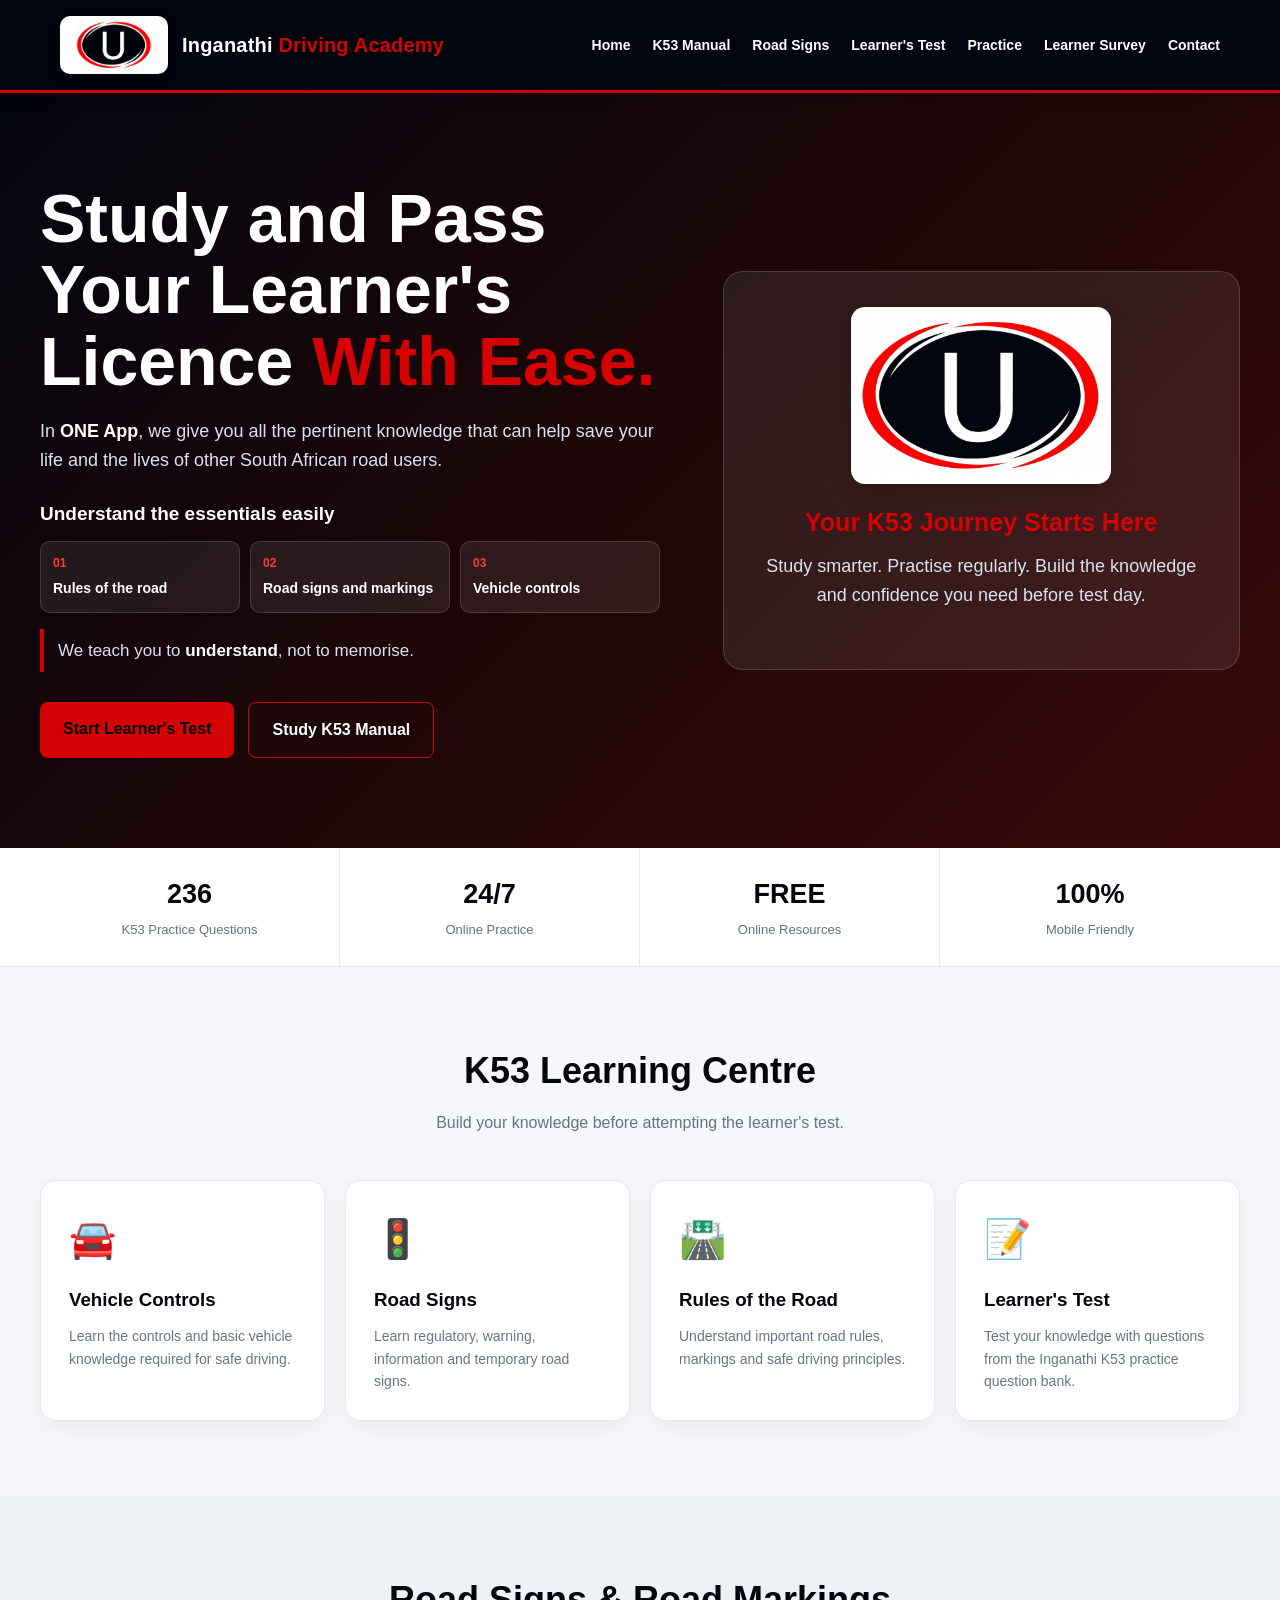
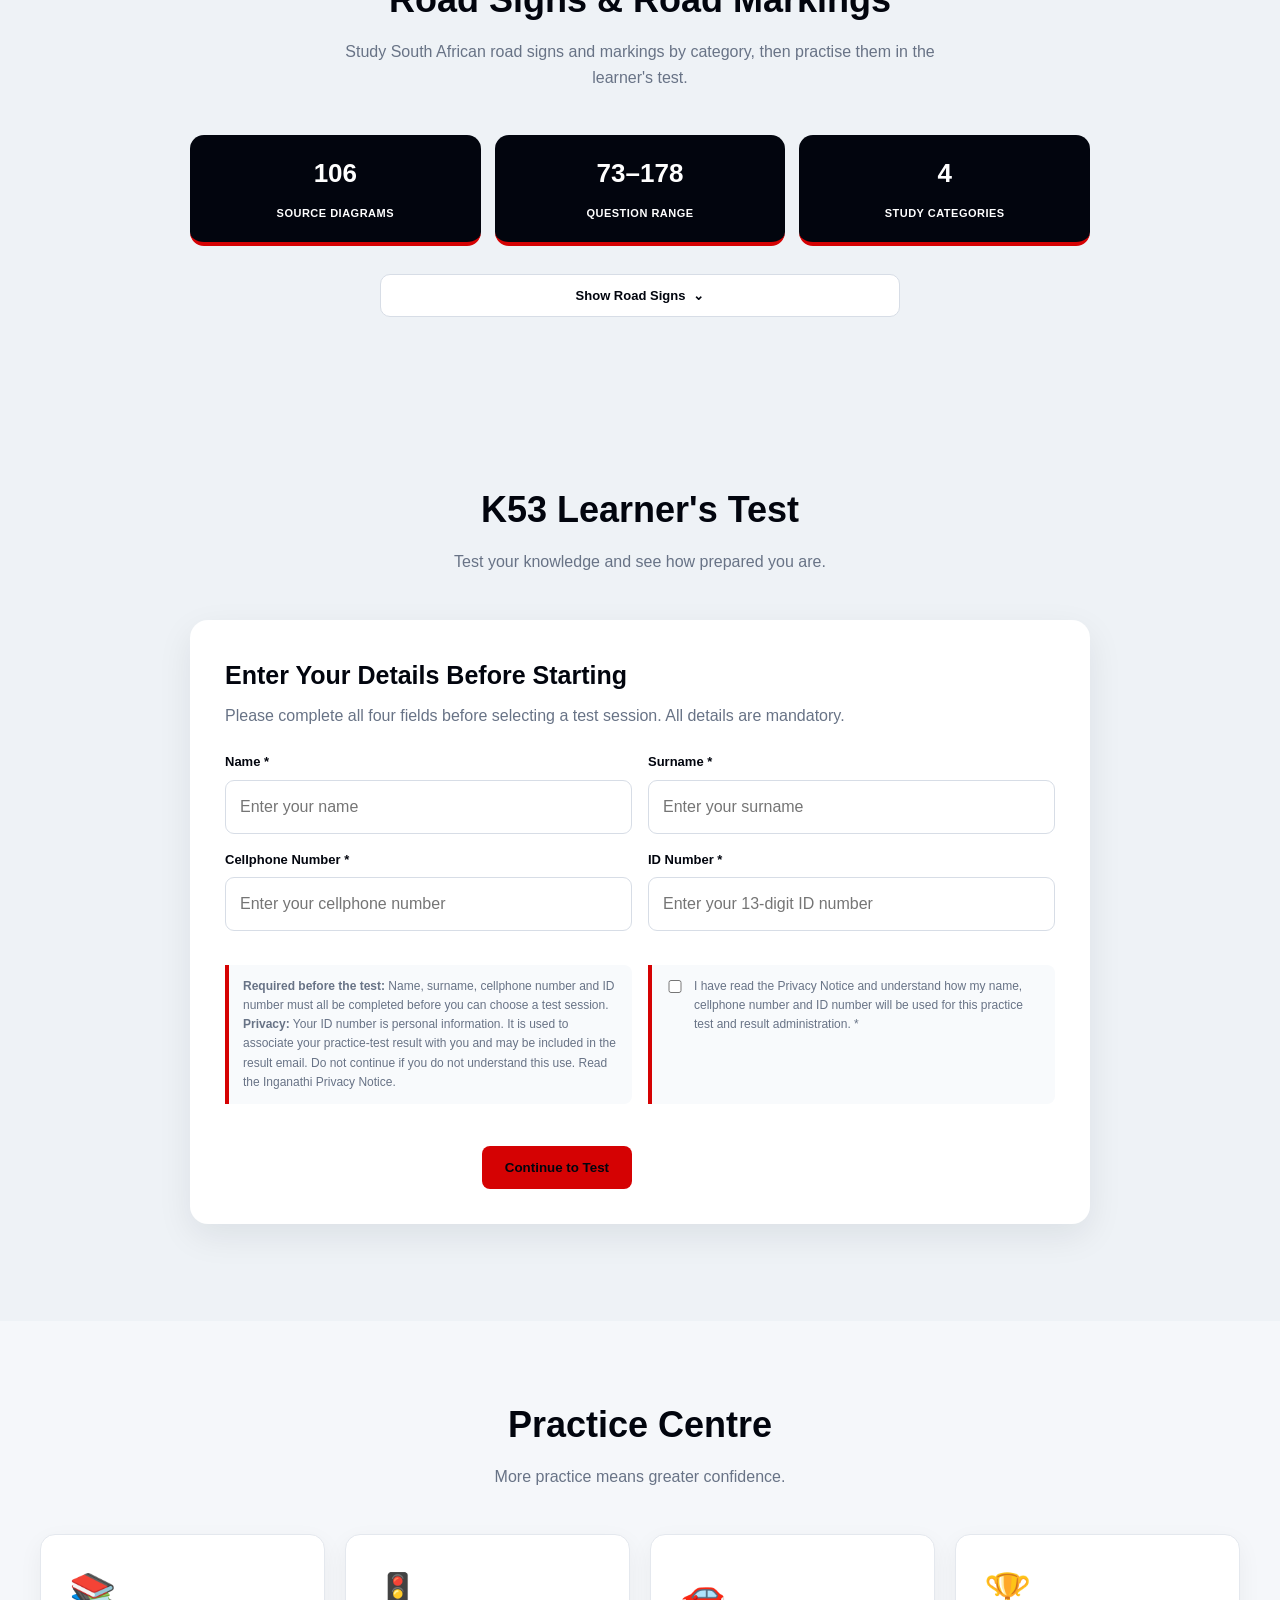
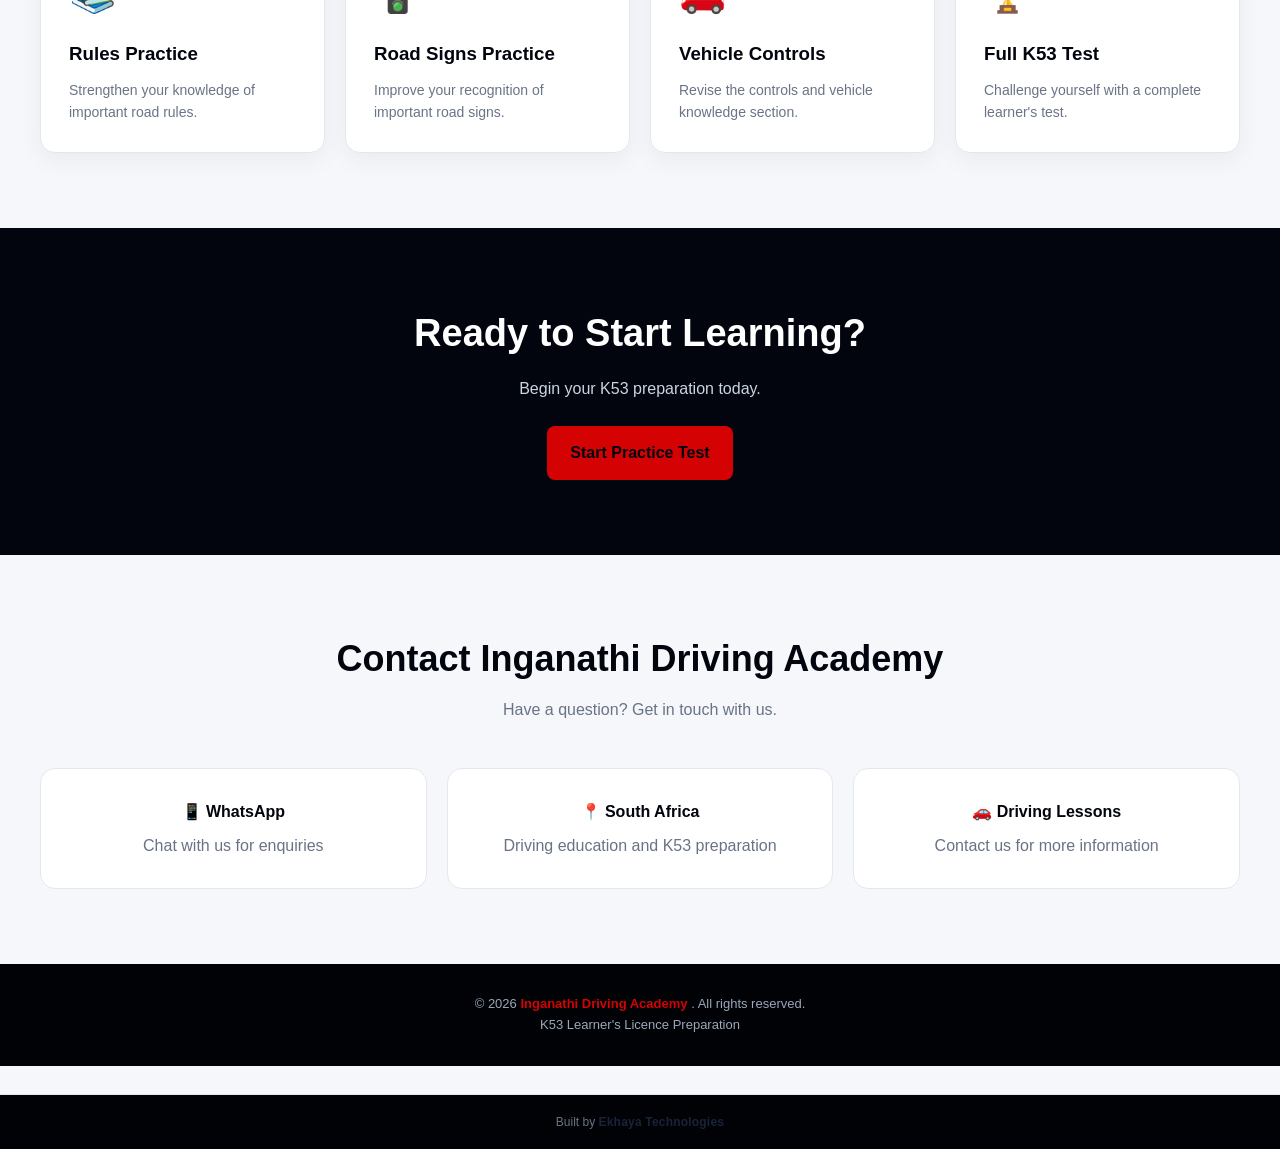
<file: index.html>
<!DOCTYPE html>
<html lang="en">

<head>

<meta charset="UTF-8">

<meta name="viewport"
      content="width=device-width, initial-scale=1.0">

<meta name="description"
      content="Inganathi Driving Academy - K53 learner's licence preparation, road signs, rules and practice tests.">

<title>Inganathi Driving Academy | K53 Learner's Licence</title>

<link rel="icon" type="image/x-icon" href="favicon.ico">
<link rel="icon" type="image/png" sizes="32x32" href="favicon-32.png">
<link rel="apple-touch-icon" href="favicon.png">


<style>

/* =========================================================
   RESET
========================================================= */

* {
    margin: 0;
    padding: 0;
    box-sizing: border-box;
}

html {
    scroll-behavior: smooth;
}

body {
    font-family: Arial, Helvetica, sans-serif;
    background: #f5f7fa;
    color: #172033;
    line-height: 1.6;
}

a {
    text-decoration: none;
    color: inherit;
}

button {
    font-family: inherit;
}


/* =========================================================
   HEADER
========================================================= */

header {
    background: #02050e;
    color: white;
    position: sticky;
    top: 0;
    z-index: 1000;

    box-shadow:
        0 3px 15px rgba(0,0,0,0.18);
    border-bottom: 3px solid #d50203;
}

.nav-container {
    max-width: 1200px;
    margin: auto;

    padding: 16px 20px;

    display: flex;
    align-items: center;
    justify-content: space-between;

    gap: 20px;
}

.brand-lockup {
    display: flex;
    align-items: center;
    gap: 14px;
    flex-shrink: 0;
    min-width: 0;
}

.brand-name {
    color: #ffffff;
    font-size: 20px;
    font-weight: 800;
    line-height: 1.2;
    letter-spacing: .2px;
    white-space: nowrap;
}

.brand-name strong {
    color: #d50203;
}

.brand-logo {
    display: flex;
    align-items: center;
    justify-content: center;
    width: 108px;
    height: 58px;
    background: #ffffff;
    border-radius: 10px;
    padding: 4px 7px;
    box-shadow: 0 4px 14px rgba(0,0,0,0.18);
    overflow: hidden;
}

.brand-logo img {
    width: 100%;
    height: 100%;
    object-fit: contain;
    display: block;
}

.hero-card-logo {
    width: min(260px, 85%);
    margin: 0 auto 18px;
    padding: 8px;
    background: #ffffff;
    border-radius: 14px;
    box-shadow: 0 8px 24px rgba(0,0,0,0.18);
}

.hero-card-logo img {
    display: block;
    width: 100%;
    height: auto;
    border-radius: 9px;
}

.logo {
    font-size: 21px;
    font-weight: 900;
    letter-spacing: 1px;
    color: #d50203;
}

.logo span {
    display: block;
    color: white;

    font-size: 11px;
    letter-spacing: 2px;

    margin-top: 2px;
}

nav {
    display: flex;
    gap: 22px;
    align-items: center;
}

nav a {
    color: white;
    font-size: 14px;
    font-weight: 600;
}

nav a:hover {
    color: #d50203;
}

.menu-button {
    display: none;

    background: none;
    border: none;

    color: white;

    font-size: 28px;

    cursor: pointer;
}


/* =========================================================
   HERO
========================================================= */

.hero {
    background:
        linear-gradient(
            135deg,
            #02050e 0%,
            #210708 55%,
            #3a0a0b 100%
        );

    color: white;

    padding: 90px 20px;
}

.hero-container {
    max-width: 1200px;
    margin: auto;

    display: grid;

    grid-template-columns:
        1.1fr
        0.9fr;

    gap: 50px;

    align-items: center;
}

 .hero h1 {
    font-size: clamp(38px, 6vw, 68px);
    line-height: 1.05;

    margin-bottom: 20px;
}

.hero h1 span {
    color: #d50203;
}

.hero p {
    max-width: 650px;
    font-size: 18px;
    color: #d9e2ef;
    margin-bottom: 24px;
}

.hero-intro strong { color: #ffffff; }

.hero-learning {
    margin: 0 0 30px;
    max-width: 620px;
}

.hero-learning h2 {
    font-size: 19px;
    margin-bottom: 12px;
    color: #ffffff;
}

.hero-learning ul {
    list-style: none;
    display: grid;
    grid-template-columns: repeat(3, minmax(0, 1fr));
    gap: 10px;
    margin-bottom: 16px;
}

.hero-learning li {
    background: rgba(255,255,255,.08);
    border: 1px solid rgba(255,255,255,.14);
    border-radius: 10px;
    padding: 12px;
    color: #ffffff;
    font-weight: 700;
    font-size: 14px;
}

.hero-learning li span {
    display: block;
    color: #ff3b3b;
    font-weight: 900;
    font-size: 12px;
    margin-bottom: 4px;
}

.hero-learning .hero-belief {
    border-left: 4px solid #d50203;
    padding: 8px 0 8px 14px;
    margin: 0;
    font-size: 17px;
}

.hero-belief strong { color: #ffffff; }

.hero-buttons {
    display: flex;
    flex-wrap: wrap;
    gap: 14px;
}

.btn {
    display: inline-block;

    padding: 14px 23px;

    border-radius: 8px;

    font-weight: 800;

    border: none;

    cursor: pointer;
}

.btn-primary {
    background: #d50203;
    color: #02050e;
}

.btn-primary:hover {
    background: #ef3b3b;
}

.btn-outline {
    border: 1px solid #d50203;

    color: white;

    background: transparent;
}

.btn-outline:hover {
    background: #d50203;
    color: #02050e;
}

.hero-card {
    background:
        rgba(255,255,255,0.08);

    border:
        1px solid rgba(255,255,255,0.15);

    border-radius: 20px;

    padding: 35px;

    text-align: center;
}

.hero-card-icon {
    font-size: 75px;

    margin-bottom: 15px;
}

.hero-card h3 {
    color: #d50203;

    font-size: 25px;

    margin-bottom: 10px;
}


/* =========================================================
   STATS
========================================================= */

.stats {
    background: white;

    border-bottom:
        1px solid #e5e9ef;
}

.stats-container {
    max-width: 1200px;
    margin: auto;

    display: grid;

    grid-template-columns:
        repeat(4, 1fr);
}

.stat {
    padding: 25px 15px;

    text-align: center;

    border-right:
        1px solid #e5e9ef;
}

.stat:last-child {
    border-right: none;
}

.stat strong {
    display: block;

    color: #02050e;

    font-size: 27px;
}

.stat span {
    color: #657084;

    font-size: 13px;
}


/* =========================================================
   GENERAL
========================================================= */

section {
    padding: 75px 20px;
}

.section-container {
    max-width: 1200px;
    margin: auto;
}

.section-title {
    text-align: center;

    margin-bottom: 45px;
}

.section-title h2 {
    font-size: 36px;

    color: #02050e;

    margin-bottom: 10px;
}

.section-title p {
    color: #687386;

    max-width: 650px;

    margin: auto;
}


/* =========================================================
   CARDS
========================================================= */

.cards {
    display: grid;

    grid-template-columns:
        repeat(4, 1fr);

    gap: 20px;
}

.card {
    background: white;

    border-radius: 15px;

    padding: 28px;

    border:
        1px solid #e4e8ee;

    box-shadow:
        0 8px 25px rgba(7,20,38,0.05);
}

.card-icon {
    font-size: 38px;

    margin-bottom: 15px;
}

.card h3 {
    margin-bottom: 10px;

    color: #02050e;
}

.card p {
    color: #697486;

    font-size: 14px;
}


/* =========================================================
   ROAD SIGNS
========================================================= */

.sign-grid {
    display: grid;

    grid-template-columns:
        repeat(4, 1fr);

    gap: 20px;
}

.sign-card {
    background: white;

    border-radius: 15px;

    padding: 25px;

    text-align: center;

    border:
        1px solid #e4e8ee;
}

.sign-icon {
    width: 85px;
    height: 85px;

    margin:
        0 auto 15px;

    border-radius: 50%;

    background: #02050e;

    color: #d50203;

    display: flex;

    align-items: center;
    justify-content: center;

    font-size: 38px;
}

.sign-card h3 {
    font-size: 16px;

    margin-bottom: 5px;
}

.sign-card p {
    color: #687386;

    font-size: 13px;
}



/* =========================================================
   ROAD SIGN STUDY LIBRARY
========================================================= */

.sign-library {
    margin-top: 24px;
}

.sign-library-toggle{
    display:flex;
    align-items:center;
    justify-content:center;
    gap:8px;
    width:min(520px,100%);
    margin:0 auto 14px;
    padding:13px 18px;
    border:1px solid #d7dde6;
    border-radius:10px;
    background:#fff;
    color:#02050e;
    font-size:13px;
    font-weight:900;
    cursor:pointer;
}

.sign-library-toggle:hover{
    background:#02050e;
    color:#fff;
    border-color:#02050e;
}

.sign-library.collapsed > .section-title,
.sign-library.collapsed > .library-search,
.sign-library.collapsed > .sign-result-count,
.sign-library.collapsed > .library-toolbar,
.sign-library.collapsed > .library-grid{
    display:none;
}

.sign-library:not(.collapsed) > .section-title,
.sign-library:not(.collapsed) > .library-search,
.sign-library:not(.collapsed) > .sign-result-count,
.sign-library:not(.collapsed) > .library-toolbar,
.sign-library:not(.collapsed) > .library-grid{
    display:block;
}

.sign-library:not(.collapsed) > .library-toolbar{
    display:flex;
}

.library-toolbar {
    display: flex;
    flex-wrap: wrap;
    gap: 10px;
    justify-content: center;
    margin-bottom: 25px;
}

.sign-filter {
    border: 1px solid #d7dde6;
    background: white;
    color: #02050e;
    border-radius: 999px;
    padding: 9px 15px;
    font-size: 13px;
    font-weight: 800;
    cursor: pointer;
}

.sign-filter.active,
.sign-filter:hover {
    background: #02050e;
    color: #d50203;
    border-color: #02050e;
}

.library-search {
    width: 100%;
    max-width: 520px;
    display: block;
    margin: 0 auto 25px;
    padding: 13px 16px;
    border: 1px solid #d7dde6;
    border-radius: 10px;
    background: white;
    font: inherit;
    outline: none;
}

.library-search:focus {
    border-color: #d50203;
    box-shadow: 0 0 0 3px rgba(217,173,69,0.15);
}

.study-guide-intro {
    display: grid;
    grid-template-columns: repeat(3, 1fr);
    gap: 14px;
    margin: 0 auto 28px;
    max-width: 900px;
}

.study-guide-stat {
    background: #02050e;
    color: #fff;
    border-radius: 14px;
    padding: 18px;
    text-align: center;
    border-bottom: 4px solid #d50203;
}

.study-guide-stat strong {
    display: block;
    font-size: 26px;
    color: #fff;
    margin-bottom: 4px;
}

.study-guide-stat span {
    font-size: 11px;
    font-weight: 800;
    text-transform: uppercase;
    letter-spacing: .5px;
}

.sign-result-count {
    text-align: center;
    color: #687386;
    font-size: 12px;
    font-weight: 800;
    margin: -10px auto 18px;
}

.filter-count {
    display: inline-block;
    min-width: 20px;
    margin-left: 4px;
    padding: 2px 6px;
    border-radius: 999px;
    background: #eef2f6;
    color: #02050e;
    font-size: 10px;
}

.sign-filter.active .filter-count,
.sign-filter:hover .filter-count {
    background: #d50203;
    color: #fff;
}

.library-grid {
    display: grid;
    grid-template-columns: repeat(3, 1fr);
    gap: 20px;
}

.library-card {
    background: white;
    border: 1px solid #e1e6ed;
    border-radius: 16px;
    padding: 18px;
    text-align: left;
    box-shadow: 0 7px 22px rgba(7,20,38,0.05);
}

.source-study-card {
    display: flex;
    flex-direction: column;
}

.study-card-top {
    display: flex;
    justify-content: space-between;
    align-items: center;
    gap: 8px;
    margin-bottom: 10px;
}

.library-card .library-category {
    display: inline-block;
    font-size: 10px;
    font-weight: 900;
    letter-spacing: .6px;
    text-transform: uppercase;
    color: #a00000;
}

.question-badge {
    background: #02050e;
    color: #fff;
    border-radius: 999px;
    padding: 5px 8px;
    font-size: 10px;
    font-weight: 900;
}

.library-visual.source-artwork {
    min-height: 210px;
    margin-bottom: 14px;
    padding: 10px;
    display: flex;
    flex-wrap: wrap;
    align-items: center;
    justify-content: center;
    gap: 10px;
    background: #f8fafc;
    border: 1px solid #e5e7eb;
    border-radius: 12px;
}

.study-image-frame {
    min-width: 120px;
    max-width: 100%;
    min-height: 170px;
    display: flex;
    align-items: center;
    justify-content: center;
    flex: 1 1 180px;
}

.study-image-frame img {
    display: block;
    width: auto;
    max-width: 100%;
    height: 175px;
    object-fit: contain;
    border-radius: 8px;
}

.study-image-frame.image-error {
    min-height: 120px;
}

.study-image-missing {
    color: #a00000;
    font-size: 12px;
    font-weight: 800;
    padding: 20px;
}

.library-card h4 {
    color: #02050e;
    font-size: 16px;
    margin: 0 0 10px;
    line-height: 1.25;
}

.study-point {
    border-left: 4px solid #d50203;
    background: #f8fafc;
    padding: 10px 12px;
    border-radius: 0 8px 8px 0;
    margin-bottom: 10px;
}

.study-point strong {
    display: block;
    color: #02050e;
    font-size: 11px;
    text-transform: uppercase;
    letter-spacing: .5px;
    margin-bottom: 4px;
}

.study-point p,
.study-question p {
    color: #687386;
    font-size: 12px;
    line-height: 1.5;
    margin: 0;
}

.study-question {
    border-top: 1px solid #e5e7eb;
    padding-top: 9px;
    margin-top: auto;
}

.study-question summary {
    cursor: pointer;
    color: #02050e;
    font-size: 12px;
    font-weight: 800;
}

.study-question p {
    margin-top: 8px;
}

@media (max-width: 1100px) {
    .library-grid {
        grid-template-columns: repeat(2, 1fr);
    }
}

@media (max-width: 700px) {
    .study-guide-intro {
        grid-template-columns: 1fr;
    }

    .library-grid {
        grid-template-columns: 1fr;
    }
}

.library-empty {
    text-align: center;
    padding: 25px;
    color: #687386;
    grid-column: 1 / -1;
}

.question-image {
    flex-wrap: wrap;
    gap: 14px;
}

.question-image img {
    display: block;
    width: auto;
    max-width: 100%;
    max-height: 330px;
    object-fit: contain;
    border-radius: 8px;
}

@media (max-width: 900px) {
    .library-grid {
        grid-template-columns: repeat(2, 1fr);
    }
}

@media (max-width: 700px) {
    .library-grid {
        grid-template-columns: 1fr;
    }
}

/* =========================================================
   TEST
========================================================= */

.test-section {
    background: #eef2f6;
}

.test-wrapper {
    max-width: 900px;

    margin: auto;
}

.test-box {
    background: white;

    border-radius: 18px;

    padding: 35px;

    box-shadow:
        0 12px 35px rgba(7,20,38,0.08);
}

.test-top {
    display: flex;

    justify-content: space-between;

    align-items: center;

    gap: 15px;

    margin-bottom: 20px;
}

.question-counter {
    font-weight: 700;

    color: #687386;
}

.score-display {
    font-weight: 800;

    color: #02050e;
}

.progress {
    height: 8px;

    background: #e4e8ee;

    border-radius: 10px;

    overflow: hidden;

    margin-bottom: 30px;
}

.progress-bar {
    height: 100%;

    width: 0%;

    background: #d50203;

    transition:
        width 0.3s;
}

.question-number {
    color: #d50203;

    font-weight: 900;

    font-size: 13px;

    letter-spacing: 1px;

    margin-bottom: 10px;
}

/* Clear layout for statement-combination questions */
.question-prompt { margin: 0 0 14px; line-height: 1.55; }
.question-statement-list { display: grid; gap: 10px; margin: 0 0 16px; padding: 0; list-style: none; }
.question-statement-list li { display: grid; grid-template-columns: 36px minmax(0,1fr); gap: 10px; padding: 12px 14px; background: #f8fafc; border: 1px solid #dbe2ea; border-radius: 9px; line-height: 1.5; }
.question-statement-list .statement-label { font-weight: 800; color: #b00000; }
.question-instruction { margin: 12px 0 0; padding: 12px 14px; background: #fff4d6; border-left: 4px solid #d50203; border-radius: 7px; font-weight: 800; }
.question-text {
    font-size: 24px;

    font-weight: 800;

    line-height: 1.3;

    margin-bottom: 20px;

    color: #02050e;
}


/* =========================================================
   QUESTION DIAGRAM
========================================================= */

.question-image {
    width: 100%;

    max-width: 560px;

    min-height: 200px;

    margin:
        10px auto 30px;

    padding: 20px;

    display: flex;

    align-items: center;

    justify-content: center;

    background: #ffffff;

    border:
        2px solid #e5e7eb;

    border-radius: 14px;

    box-shadow:
        0 5px 18px rgba(0,0,0,0.08);
}

.question-image svg {
    width: 100%;

    max-width: 460px;

    height: auto;

    max-height: 300px;
}

.question-image.hidden {
    display: none !important;
}


/* =========================================================
   ANSWERS
========================================================= */

.answers {
    display: grid;

    gap: 12px;
}

.answer {
    width: 100%;

    padding: 17px 18px;

    background: #f8fafc;

    border:
        2px solid #e1e6ed;

    border-radius: 10px;

    text-align: left;

    cursor: pointer;

    font-size: 15px;

    font-weight: 600;

    transition: 0.2s;
}

.answer:hover {
    border-color: #d50203;

    background: #fffaf0;
}

.answer.selected {
    border-color: #d50203;

    background: #fff5d9;
}

.answer.correct {
    border-color: #15803d;
    background: #f0fdf4;
}

.answer.incorrect {
    border-color: #b91c1c;
    background: #fef2f2;
}

.answer.locked {
    cursor: default;
}

.diagram-notice {
    width: 100%;
    max-width: 560px;
    margin: 10px auto 30px;
    padding: 16px 18px;
    border: 1px solid #f0c36d;
    border-radius: 12px;
    background: #fffaf0;
    color: #6b4b00;
    font-size: 14px;
    text-align: center;
}

.diagram-notice strong {
    display: block;
    margin-bottom: 5px;
    color: #02050e;
}

.test-actions {
    margin-top: 25px;

    display: flex;

    justify-content: flex-end;
}

.next-btn {
    background: #02050e;

    color: white;

    border: none;

    padding: 13px 25px;

    border-radius: 8px;

    font-weight: 800;

    cursor: pointer;
}

.next-btn:disabled {
    opacity: 0.45;

    cursor: not-allowed;
}


/* =========================================================
   CANDIDATE DETAILS
========================================================= */
.candidate-box{background:white;border-radius:18px;padding:35px;box-shadow:0 12px 35px rgba(7,20,38,.08);margin-bottom:22px}
.candidate-box h3{color:#02050e;font-size:25px;margin-bottom:8px}
.candidate-box>p{color:#687386;margin-bottom:24px}
.candidate-form{display:grid;grid-template-columns:repeat(2,1fr);gap:16px}
.candidate-field{display:flex;flex-direction:column;gap:7px}
.candidate-field.full{grid-column:1/-1}
.candidate-field label{color:#02050e;font-size:13px;font-weight:800}
.candidate-field input{width:100%;padding:13px 14px;border:1px solid #d7dde6;border-radius:9px;background:#fff;color:#172033;font:inherit;outline:none}
.candidate-field input:focus{border-color:#d50203;box-shadow:0 0 0 3px rgba(213,2,3,.1)}
.candidate-notice{margin:18px 0;padding:12px 14px;background:#f8fafc;border-left:4px solid #d50203;color:#687386;font-size:12px;border-radius:0 8px 8px 0}
.candidate-actions{display:flex;justify-content:flex-end;margin-top:8px}
.result-status{display:inline-block;padding:10px 22px;border-radius:999px;font-size:18px;font-weight:900;letter-spacing:1px;margin:8px 0 10px}
.result-status.pass{color:#166534;background:#dcfce7;border:2px solid #86efac}
.result-status.fail{color:#991b1b;background:#fee2e2;border:2px solid #fca5a5}
.result-candidate{color:#02050e!important;font-weight:800;margin-bottom:8px!important}
.result-email-status{font-size:12px;margin-top:12px;margin-bottom:22px!important}
.result-email-status.success{color:#166534}
.result-email-status.error{color:#991b1b}
@media(max-width:700px){.candidate-form{grid-template-columns:1fr}.candidate-field.full{grid-column:auto}.candidate-box,.test-box{padding:24px}}


/* =========================================================
   LOADING
========================================================= */

.loading {
    text-align: center;

    padding: 40px;

    color: #687386;
}

.spinner {
    width: 40px;
    height: 40px;

    border:
        4px solid #e5e9ef;

    border-top-color:
        #d50203;

    border-radius: 50%;

    animation:
        spin 0.8s linear infinite;

    margin:
        0 auto 15px;
}

@keyframes spin {

    to {
        transform:
            rotate(360deg);
    }

}


/* =========================================================
   RESULTS
========================================================= */

.result-box {
    text-align: center;

    padding: 35px;
}

.result-score {
    font-size: 70px;

    font-weight: 900;

    color: #d50203;

    margin: 15px 0;
}

.result-box h2 {
    color: #02050e;
}

.result-box p {
    color: #687386;

    margin-bottom: 25px;
}


/* =========================================================
   CTA
========================================================= */

.cta {
    background: #02050e;

    color: white;

    text-align: center;
}

.cta h2 {
    font-size: 38px;

    margin-bottom: 12px;
}

.cta p {
    color: #cbd5e1;

    margin-bottom: 25px;
}


/* =========================================================
   CONTACT
========================================================= */

.contact-grid {
    display: grid;

    grid-template-columns:
        repeat(3, 1fr);

    gap: 20px;
}

.contact-card {
    background: white;

    padding: 30px;

    border-radius: 15px;

    border:
        1px solid #e4e8ee;

    text-align: center;
}

.contact-card strong {
    display: block;

    margin-bottom: 8px;

    color: #02050e;
}

.contact-card span {
    color: #687386;
}


/* =========================================================
   FOOTER
========================================================= */

footer {
    background: #010206;

    color: #9aa8ba;

    padding: 30px 20px;

    text-align: center;

    font-size: 13px;
}

footer strong {
    color: #d50203;
}


/* =========================================================
   HIDDEN
========================================================= */

.hidden {
    display: none !important;
}


/* =========================================================
   MOBILE
========================================================= */

@media (max-width: 900px) {

    .hero-container {
        grid-template-columns: 1fr;
    }

    .brand-name { font-size: 17px; }

    .cards {
        grid-template-columns:
            repeat(2, 1fr);
    }

    .sign-grid {
        grid-template-columns:
            repeat(2, 1fr);
    }

}


@media (max-width: 700px) {

    .nav-container { gap: 10px; padding: 12px 14px; }
    .brand-lockup { gap: 8px; }
    .brand-logo { width: 76px; height: 48px; }
    .brand-name { white-space: normal; max-width: 150px; font-size: 14px; }
    .hero { padding: 54px 18px; }
    .hero-learning ul { grid-template-columns: 1fr; gap: 8px; }
    .hero-learning li { display: flex; align-items: center; gap: 10px; }
    .hero-learning li span { margin: 0; min-width: 24px; }

    nav {
        display: none;

        position: absolute;

        top: 70px;

        left: 0;
        right: 0;

        background: #02050e;

        border-top: 3px solid #d50203;

        flex-direction: column;

        padding: 20px;
    }

    nav.open {
        display: flex;
    }

    .menu-button {
        display: block;
    }

    .stats-container {
        grid-template-columns:
            repeat(2, 1fr);
    }

    .stat {
        border-bottom:
            1px solid #e5e9ef;
    }

    .cards,
    .sign-grid,
    .contact-grid {
        grid-template-columns: 1fr;
    }

    section {
        padding: 55px 15px;
    }

    .hero {
        padding: 65px 15px;
    }

    .hero h1 {
        font-size: 42px;
    }

    .question-text {
        font-size: 20px;
    }

    .test-box {
        padding: 22px;
    }

    .test-top {
        flex-direction: column;

        align-items: flex-start;
    }

    .question-image {
        padding: 10px;

        min-height: 170px;
    }

}


/* =========================================================
   SMALL PHONES
========================================================= */

@media (max-width: 400px) {

    .hero h1 {
        font-size: 36px;
    }

    .test-box {
        padding: 16px;
    }

    .answer {
        font-size: 14px;
    }

}

.session-picker{margin-top:24px;padding:24px;border:1px solid #e1e6ee;border-radius:16px;background:#f8fafc}
.session-picker h4{margin:0 0 7px;color:#02050e;font-size:20px}
.session-picker>p{color:#687386;margin:0 0 18px}
.session-grid{display:grid;grid-template-columns:repeat(3,1fr);gap:14px}
.session-card{border:1px solid #d7dde6;background:#fff;border-radius:14px;padding:18px;text-align:left;cursor:pointer;transition:.2s}
.session-card:hover{transform:translateY(-2px);border-color:#d50203;box-shadow:0 8px 20px rgba(7,20,38,.08)}
.session-card strong{display:block;color:#d50203;font-size:16px;margin-bottom:5px}
.session-card .session-total{display:block;color:#02050e;font-size:24px;font-weight:900;margin:8px 0}
.session-card span{display:block;color:#687386;font-size:12px;line-height:1.5}
.session-card em{display:block;color:#02050e;font-size:11px;font-weight:800;margin-top:10px;font-style:normal}
.timer-display{min-width:92px;text-align:center;background:#02050e;color:#fff;border-radius:9px;padding:9px 12px;font-size:17px;font-weight:900;letter-spacing:.5px}
.timer-display.warning{background:#b45309}
.timer-display.danger{background:#b91c1c;animation:timerPulse 1s infinite}
@keyframes timerPulse{50%{opacity:.65}}
.test-session-label{font-size:11px;font-weight:900;color:#d50203;text-transform:uppercase;letter-spacing:.8px;margin-bottom:5px}
.result-session{margin:12px 0 18px;padding:12px 15px;border-radius:10px;background:#f8fafc;color:#172033;font-weight:800}
.session-actions{display:flex;gap:10px;flex-wrap:wrap;margin-top:18px}
.session-actions button{border:0;cursor:pointer}
@media(max-width:800px){.session-grid{grid-template-columns:1fr}.test-top{flex-wrap:wrap}.timer-display{margin-left:auto}}
.session-progress{margin:0 0 20px;padding:16px 18px;background:#fff;border:1px solid #e1e6ee;border-radius:14px}
.session-progress-top{display:flex;justify-content:space-between;gap:12px;align-items:center;margin-bottom:9px}
.session-progress-top strong{color:#02050e;font-size:14px}
.session-progress-top span{color:#687386;font-size:12px;font-weight:800}
.session-progress-track{height:9px;background:#e9edf3;border-radius:999px;overflow:hidden}
.session-progress-fill{height:100%;width:0;background:#d50203;border-radius:999px;transition:width .25s ease}
.session-status{margin-top:8px;color:#687386;font-size:11px}
.session-card.completed{border-color:#16a34a;background:#f0fdf4}
.session-card.completed strong{color:#15803d}
.session-card.completed .session-total{color:#166534}
.session-card .session-status-badge{display:inline-block;margin-top:10px;padding:5px 8px;border-radius:999px;background:#eef2f7;color:#172033;font-size:10px;font-weight:900}
.session-card.completed .session-status-badge{background:#dcfce7;color:#166534}
.session-score-preview{display:block;margin-top:8px;color:#687386;font-size:11px;font-weight:700}

/* POST-TEST LEARNING REVIEW */
.review-section{margin:28px 0 8px;text-align:left}
.review-heading{font-size:clamp(21px,3vw,28px);font-weight:900;margin:0 0 8px;color:#101827}
.review-intro{color:#596579;margin:0 0 18px;line-height:1.55}
.review-summary{display:flex;flex-wrap:wrap;gap:10px;margin:0 0 18px}
.review-stat{flex:1 1 110px;padding:13px;border:1px solid #e1e6ee;border-radius:12px;background:#f8fafc}
.review-stat strong{display:block;font-size:22px;color:#101827}
.review-stat span{font-size:12px;color:#64748b;font-weight:700}
.review-list{display:grid;gap:12px}
.review-item{border:1px solid #dce2ea;border-radius:14px;background:#fff;overflow:hidden}
.review-item summary{display:flex;align-items:center;justify-content:space-between;gap:12px;padding:15px;cursor:pointer;list-style:none;font-weight:800}
.review-item summary::-webkit-details-marker{display:none}
.review-item summary:after{content:'＋';font-size:18px;color:#64748b}
.review-item[open] summary:after{content:'−'}
.review-question-label{display:block;font-size:11px;color:#64748b;font-weight:900;letter-spacing:.06em;margin-bottom:4px}
.review-state{flex:none;border-radius:999px;padding:6px 10px;font-size:11px;font-weight:900;text-transform:uppercase}
.review-state.correct{background:#dcfce7;color:#166534}
.review-state.incorrect{background:#fee2e2;color:#991b1b}
.review-state.unanswered{background:#f1f5f9;color:#475569}
.review-content{padding:0 15px 17px;line-height:1.55}
.review-question{font-weight:800;color:#172033;margin:0 0 12px}
.review-answer{padding:11px 12px;border-radius:9px;margin:8px 0;font-size:14px}
.review-answer.chosen{background:#fff7ed;border:1px solid #fed7aa}
.review-answer.correct-answer{background:#f0fdf4;border:1px solid #bbf7d0}
.review-answer strong{display:block;font-size:11px;text-transform:uppercase;letter-spacing:.04em;margin-bottom:3px}
.review-diagram{margin:12px 0;padding:12px;border:1px solid #e2e8f0;border-radius:12px;text-align:center;background:#f8fafc}
.review-diagram img{display:block;max-width:100%;max-height:230px;object-fit:contain;margin:8px auto;border-radius:8px}
.review-diagram-missing{font-size:12px;color:#64748b;padding:12px}
.review-study-note{font-size:13px;color:#475569;background:#f8fafc;border-left:3px solid #d50203;padding:10px 12px;margin-top:12px}
@media(max-width:560px){.review-item summary{align-items:flex-start}.review-content{padding:0 12px 14px}}

</style>

</head>


<body>


<!-- =========================================================
     HEADER
========================================================= -->

<header>

<div class="nav-container">

<a href="#home" class="brand-lockup" aria-label="Inganathi Driving Academy home">

    <span class="brand-logo">
        <img src="inganathi-logo.jpeg" alt="Inganathi Driving Academy logo">
    </span>
    <span class="brand-name">Inganathi <strong>Driving Academy</strong></span>

</a>


<button
    class="menu-button"
    onclick="toggleMenu()"
    aria-label="Open menu">

    ☰

</button>


<nav id="mainNav">

    <a href="#home" onclick="closeMenu()">
        Home
    </a>

    <a href="manual.html" onclick="closeMenu()">
        K53 Manual
    </a>

    <a href="manual.html#signs" onclick="closeMenu()">
        Road Signs
    </a>

    <a href="#test" onclick="closeMenu()">
        Learner's Test
    </a>

    <a href="#practice" onclick="closeMenu()">
        Practice
    </a>

    <a href="learner-survey/" onclick="closeMenu()">
        Learner Survey
    </a>

    <a href="#contact" onclick="closeMenu()">
        Contact
    </a>

</nav>

</div>

</header>



<!-- =========================================================
     HERO
========================================================= -->

<section
    class="hero"
    id="home">

<div class="hero-container">


<div>

<h1>
    Study and Pass Your Learner's Licence <span>With Ease.</span>
</h1>

<p class="hero-intro">
    In <strong>ONE App</strong>, we give you all the pertinent knowledge that can help save your life and the lives of other South African road users.
</p>

<div class="hero-learning">
    <h2>Understand the essentials easily</h2>
    <ul>
        <li><span>01</span> Rules of the road</li>
        <li><span>02</span> Road signs and markings</li>
        <li><span>03</span> Vehicle controls</li>
    </ul>
    <p class="hero-belief">We teach you to <strong>understand</strong>, not to memorise.</p>
</div>


<div class="hero-buttons">

<a
    href="#test"
    class="btn btn-primary">

    Start Learner's Test

</a>


<a
    href="#manual"
    class="btn btn-outline">

    Study K53 Manual

</a>

</div>

</div>



<div class="hero-card">

<div class="hero-card-logo">
    <img
        src="inganathi-logo.jpeg"
        alt="Inganathi Driving Academy">
</div>


<h3>
    Your K53 Journey Starts Here
</h3>


<p>

    Study smarter.
    Practise regularly.
    Build the knowledge and confidence
    you need before test day.

</p>

</div>


</div>

</section>



<!-- =========================================================
     STATS
========================================================= -->

<div class="stats">

<div class="stats-container">


<div class="stat">

<strong>
    236
</strong>

<span>
    K53 Practice Questions
</span>

</div>


<div class="stat">

<strong>
    24/7
</strong>

<span>
    Online Practice
</span>

</div>


<div class="stat">

<strong>
    FREE
</strong>

<span>
    Online Resources
</span>

</div>


<div class="stat">

<strong>
    100%
</strong>

<span>
    Mobile Friendly
</span>

</div>


</div>

</div>



<!-- =========================================================
     MANUAL
========================================================= -->

<section id="manual">

<div class="section-container">


<div class="section-title">

<h2>
    K53 Learning Centre
</h2>

<p>

    Build your knowledge before attempting
    the learner's test.

</p>

</div>



<div class="cards">


<div class="card">

<div class="card-icon">
    🚘
</div>

<h3>
    Vehicle Controls
</h3>

<p>

    Learn the controls and basic vehicle
    knowledge required for safe driving.

</p>

</div>



<div class="card">

<div class="card-icon">
    🚦
</div>

<h3>
    Road Signs
</h3>

<p>

    Learn regulatory, warning,
    information and temporary road signs.

</p>

</div>



<div class="card">

<div class="card-icon">
    🛣️
</div>

<h3>
    Rules of the Road
</h3>

<p>

    Understand important road rules,
    markings and safe driving principles.

</p>

</div>



<div class="card">

<div class="card-icon">
    📝
</div>

<h3>
    Learner's Test
</h3>

<p>

    Test your knowledge with questions
    from the Inganathi K53 practice question bank.

</p>

</div>


</div>

</div>

</section>



<!-- =========================================================
     ROAD SIGNS
========================================================= -->

<section
    id="signs"
    style="background:#eef2f6;">

<div class="section-container">

<div class="section-title">

<h2>
    Road Signs & Road Markings
</h2>

<p>
    Study South African road signs and markings by category,
    then practise them in the learner's test.
</p>

</div>

<div class="study-guide-intro">
    <div class="study-guide-stat">
        <strong>106</strong>
        <span>Source diagrams</span>
    </div>
    <div class="study-guide-stat">
        <strong>73–178</strong>
        <span>Question range</span>
    </div>
    <div class="study-guide-stat">
        <strong>4</strong>
        <span>Study categories</span>
    </div>
</div>

<div id="signLibrary" class="sign-library collapsed">

<button
    id="signLibraryToggle"
    type="button"
    class="sign-library-toggle"
    aria-expanded="false"
    onclick="toggleSignLibrary()">
    <span id="signLibraryToggleText">Show Road Signs</span>
    <span aria-hidden="true">⌄</span>
</button>

<div class="section-title" style="margin-top:22px;margin-bottom:18px;">
<h2 style="font-size:24px;">Road Signs Study</h2>
<p>
    Select a category to show only those signs. Select <strong>All</strong> to show the complete 106-card library.
</p>
</div>

<input
    id="signSearch"
    class="library-search"
    type="search"
    placeholder="Search the complete study guide..."
    aria-label="Search the complete road sign study guide">

<div id="signResultCount" class="sign-result-count">Loading study guide...</div>

<div id="signFilters" class="library-toolbar"></div>

<div id="signLibraryGrid" class="library-grid">
    <div class="library-empty">Loading road sign library...</div>
</div>

</div>

</div>

</section>



<!-- =========================================================
     TEST
========================================================= -->

<section
    class="test-section"
    id="test">


<div class="section-container">


<div class="section-title">

<h2>
    K53 Learner's Test
</h2>

<p>

    Test your knowledge and see how prepared
    you are.

</p>

</div>



<div class="test-wrapper">


<!-- LOADING -->

<div
    id="loading"
    class="test-box loading">

<div class="spinner"></div>

<strong>
    Loading K53 questions...
</strong>

</div>



<!-- TEST START -->

<div id="candidateForm" class="candidate-box">
    <h3>Enter Your Details Before Starting</h3>
    <p>Please complete all four fields before selecting a test session. All details are mandatory.</p>

    <form class="candidate-form" id="candidateDetailsForm">
        <div class="candidate-field">
            <label for="candidateName">Name *</label>
            <input id="candidateName" name="name" type="text" required autocomplete="given-name" placeholder="Enter your name">
        </div>

        <div class="candidate-field">
            <label for="candidateSurname">Surname *</label>
            <input id="candidateSurname" name="surname" type="text" required autocomplete="family-name" placeholder="Enter your surname">
        </div>

        <div class="candidate-field">
            <label for="candidateCellphone">Cellphone Number *</label>
            <input id="candidateCellphone" name="cellphone" type="tel" required autocomplete="tel" placeholder="Enter your cellphone number">
        </div>

        <div class="candidate-field">
            <label for="candidateId">ID Number *</label>
            <input id="candidateId" name="idNumber" type="text" required inputmode="numeric" pattern="[0-9]{13}" minlength="13" maxlength="13" autocomplete="off" placeholder="Enter your 13-digit ID number" title="ID number must contain exactly 13 digits and no letters">
        </div>

        <div class="candidate-notice full">
            <strong>Required before the test:</strong> Name, surname, cellphone number and ID number must all be completed before you can choose a test session.
            <br><strong>Privacy:</strong> Your ID number is personal information. It is used to associate your practice-test result with you and may be included in the result email. Do not continue if you do not understand this use. Read the <a href="privacy-policy.html" target="_blank" rel="noopener">Inganathi Privacy Notice</a>.
        </div>
        <div class="candidate-notice full">
            <label style="display:flex;gap:10px;align-items:flex-start"><input id="candidatePrivacyAck" type="checkbox" required style="width:18px;flex:0 0 18px;margin-top:3px"><span>I have read the Privacy Notice and understand how my name, cellphone number and ID number will be used for this practice test and result administration. *</span></label>
        </div>

        <div class="candidate-actions full">
            <button type="submit" class="btn btn-primary">Continue to Test</button>
        </div>
    </form>
</div>

<div id="sessionPicker" class="session-picker hidden">
    <h4>Your 3-Session K53 Test</h4>
    <p>Complete the three sessions strategically. Each session is timed for 60 minutes, and the question order is randomised.</p>
    <div class="session-progress">
        <div class="session-progress-top">
            <strong>Overall Progress</strong>
            <span id="overallProgressText">0 of 3 sessions completed</span>
        </div>
        <div class="session-progress-track"><div id="overallProgressFill" class="session-progress-fill"></div></div>
        <div id="overallProgressStatus" class="session-status">Start with Session 1.</div>
    </div>
    <div class="session-grid">
        <button id="sessionCard1" type="button" class="session-card" onclick="startSession(1)">
            <strong>SESSION 1</strong><span class="session-total">79 Questions</span>
            <span>24 Rules • 35 Road Signs • 20 Vehicle Controls</span><em>60:00 countdown</em>
            <span id="sessionStatus1" class="session-status-badge">Not completed</span><span id="sessionScore1" class="session-score-preview"></span>
        </button>
        <button id="sessionCard2" type="button" class="session-card" onclick="startSession(2)">
            <strong>SESSION 2</strong><span class="session-total">78 Questions</span>
            <span>24 Rules • 35 Road Signs • 19 Vehicle Controls</span><em>60:00 countdown</em>
            <span id="sessionStatus2" class="session-status-badge">Not completed</span><span id="sessionScore2" class="session-score-preview"></span>
        </button>
        <button id="sessionCard3" type="button" class="session-card" onclick="startSession(3)">
            <strong>SESSION 3</strong><span class="session-total">79 Questions</span>
            <span>24 Rules • 36 Road Signs • 19 Vehicle Controls</span><em>60:00 countdown</em>
            <span id="sessionStatus3" class="session-status-badge">Not completed</span><span id="sessionScore3" class="session-score-preview"></span>
        </button>
    </div>
</div>

</div>


<!-- TEST AREA -->

<div
    id="testArea"
    class="test-box hidden">


<div class="test-top">

<div>
<div id="testSessionLabel" class="test-session-label">SESSION 1</div>
<div id="questionCounter" class="question-counter">Question 1 of 236</div>
</div>

<div id="scoreDisplay" class="score-display">Answers recorded: 0</div>

<div id="timerDisplay" class="timer-display" aria-live="polite">60:00</div>

</div>



<div class="progress">

<div
    id="progressBar"
    class="progress-bar">
</div>

</div>



<div
    id="questionNumber"
    class="question-number">

    QUESTION 1

</div>



<div
    id="questionText"
    class="question-text">

    Loading question...

</div>



<!-- QUESTION IMAGE / DIAGRAM -->

<div
    id="questionImage"
    class="question-image hidden">

</div>



<div
    id="answers"
    class="answers">

</div>



<div class="test-actions">

<button
    id="nextBtn"
    class="next-btn"
    onclick="nextQuestion()"
    disabled>

    Next Question

</button>

</div>


</div>



<!-- RESULTS -->

<div
    id="resultArea"
    class="test-box result-box hidden">


<h2>Test Complete</h2>
<div id="resultStatus" class="result-status">RESULT</div>
<div id="finalScore" class="result-score">0%</div>
<p id="resultCandidate" class="result-candidate"></p>
<div id="sessionResult" class="result-session"></div>
<p id="resultMessage">Your results will appear here.</p>
<p id="resultEmailStatus" class="result-email-status"></p>

<div class="review-section" id="testReviewSection">
    <h3 class="review-heading">Your question-by-question review</h3>
    <p class="review-intro">Review every answer from this session. Correct answers are shown here only after you submit the test.</p>
    <div id="reviewSummary" class="review-summary"></div>
    <div id="testReviewList" class="review-list" aria-live="polite"></div>
</div>

<div class="session-actions">
<button class="btn btn-primary" onclick="backToSessionSelection()">Choose Another Session</button>
<button class="btn btn-secondary" onclick="restartTest()">Start Over</button>
</div>


</div>


</div>

</div>

</section>



<!-- =========================================================
     PRACTICE
========================================================= -->

<section id="practice">

<div class="section-container">


<div class="section-title">

<h2>
    Practice Centre
</h2>

<p>
    More practice means greater confidence.
</p>

</div>



<div class="cards">


<div class="card">

<div class="card-icon">
    📚
</div>

<h3>
    Rules Practice
</h3>

<p>

    Strengthen your knowledge of
    important road rules.

</p>

</div>



<div class="card">

<div class="card-icon">
    🚦
</div>

<h3>
    Road Signs Practice
</h3>

<p>

    Improve your recognition of
    important road signs.

</p>

</div>



<div class="card">

<div class="card-icon">
    🚗
</div>

<h3>
    Vehicle Controls
</h3>

<p>

    Revise the controls and vehicle
    knowledge section.

</p>

</div>



<div class="card">

<div class="card-icon">
    🏆
</div>

<h3>
    Full K53 Test
</h3>

<p>

    Challenge yourself with a
    complete learner's test.

</p>

</div>


</div>

</div>

</section>



<!-- =========================================================
     CTA
========================================================= -->

<section class="cta">

<div class="section-container">

<h2>
    Ready to Start Learning?
</h2>

<p>
    Begin your K53 preparation today.
</p>

<a
    href="#test"
    class="btn btn-primary">

    Start Practice Test

</a>

</div>

</section>



<!-- =========================================================
     CONTACT
========================================================= -->

<section id="contact">

<div class="section-container">


<div class="section-title">

<h2>
    Contact Inganathi Driving Academy
</h2>

<p>
    Have a question? Get in touch with us.
</p>

</div>



<div class="contact-grid">


<div class="contact-card">

<strong>
    📱 WhatsApp
</strong>

<span>
    Chat with us for enquiries
</span>

</div>



<div class="contact-card">

<strong>
    📍 South Africa
</strong>

<span>
    Driving education and K53 preparation
</span>

</div>



<div class="contact-card">

<strong>
    🚗 Driving Lessons
</strong>

<span>
    Contact us for more information
</span>

</div>


</div>

</div>

</section>



<!-- =========================================================
     FOOTER
========================================================= -->

<footer>

<p>

© 2026

<strong>
    Inganathi Driving Academy
</strong>.

All rights reserved.

</p>


<p>
    K53 Learner's Licence Preparation
</p>

</footer>



<!-- =========================================================
     JAVASCRIPT
========================================================= -->

<script>


/* =========================================================
   VARIABLES
========================================================= */

let allQuestions = [];

let testQuestions = [];

let currentQuestion = 0;

let score = 0;

let selectedAnswer = null;
let currentDisplayedAnswers = [];
let selectedAnswers = {};

let candidateDetails = null;
let resultSubmitted = false;
let currentSession = 0;
let sessionPools = {};
let timerInterval = null;
let timeRemaining = 3600;
let timedOut = false;
let completedSessions = {};

const PASS_PERCENTAGE = 80;
const INSTRUCTOR_EMAIL = "info@uvanofinserv.co.za";
const RESULT_EMAIL_ENDPOINT = "https://script.google.com/macros/s/" + "AKfycbzrFole8AcWJ6Pry6M2lnsgtQkWVHZJKA3RgHI8iw8ebTm4SMH8wSVZf4a3trVedkN4OQ" + "/exec";

const SESSION_TIME = 60 * 60;
const SESSION_CONFIG = {
    1: {
        total: 79,
        rules: 24,
        road_signs: 35,
        motorcycle: 7,
        light_motor_vehicle: 7,
        heavy_motor_vehicle: 6
    },
    2: {
        total: 78,
        rules: 24,
        road_signs: 35,
        motorcycle: 7,
        light_motor_vehicle: 6,
        heavy_motor_vehicle: 6
    },
    3: {
        total: 79,
        rules: 24,
        road_signs: 36,
        motorcycle: 6,
        light_motor_vehicle: 7,
        heavy_motor_vehicle: 6
    }
};



/* =========================================================
   MOBILE MENU
========================================================= */

function toggleMenu() {

    const nav =
        document.getElementById("mainNav");

    nav.classList.toggle("open");

}

function closeMenu() {

    const nav =
        document.getElementById("mainNav");

    nav.classList.remove("open");

}



/* =========================================================
   SHUFFLE
========================================================= */

function shuffle(array) {

    const copy = [...array];

    for (
        let i = copy.length - 1;
        i > 0;
        i--
    ) {

        const j =
            Math.floor(
                Math.random() * (i + 1)
            );

        [
            copy[i],
            copy[j]
        ] = [
            copy[j],
            copy[i]
        ];

    }

    return copy;

}



/* =========================================================
   LOAD QUESTIONS
========================================================= */

async function loadQuestions() {

    try {

        const questionsUrl =
            new URL(
                "clean_questions.json",
                window.location.href
            ).href +
            "?v=" +
            Date.now();


        const response =
            await fetch(
                questionsUrl,
                {
                    cache: "no-store"
                }
            );


        if (!response.ok) {

            throw new Error(
                "Could not load clean_questions.json"
            );

        }


        const data =
            await response.json();


        /*
           Supports:

           {
              "questions": [...]
           }

           OR

           [...]
        */

        allQuestions =
            Array.isArray(data)
                ? data
                : data.questions;


        if (
            !Array.isArray(allQuestions) ||
            allQuestions.length === 0
        ) {

            throw new Error(
                "Question database is empty."
            );

        }

        const invalidQuestions =
            allQuestions.filter(function(q) {
                return !q ||
                    !q.question ||
                    !Array.isArray(q.options) ||
                    q.options.length !== 3 ||
                    !Number.isInteger(Number(q.correct)) ||
                    Number(q.correct) < 0 ||
                    Number(q.correct) >= q.options.length;
            });

        if (invalidQuestions.length > 0) {
            throw new Error(
                invalidQuestions.length +
                " question(s) have invalid data. " +
                "Please check clean_questions.json."
            );
        }


        document
            .getElementById("loading")
            .classList
            .add("hidden");


        document
            .getElementById("candidateForm")
            .classList
            .remove("hidden");

        document
            .getElementById("sessionPicker")
            .classList
            .add("hidden");

        document
            .getElementById("testArea")
            .classList
            .add("hidden");


    }

    catch (error) {

        console.error(
            "Question loading error:",
            error
        );


        document
            .getElementById("loading")
            .innerHTML = `

                <div style="
                    background:#fff1f2;
                    border:1px solid #fecdd3;
                    color:#9f1239;
                    padding:20px;
                    border-radius:12px;
                    text-align:left;
                ">

                    <strong>
                        Questions could not be loaded.
                    </strong>

                    <br><br>

                    Please make sure
                    <strong>
                        clean_questions.json
                    </strong>

                    is in the same GitHub repository
                    as

                    <strong>
                        index.html
                    </strong>.

                    <br><br>

                    Error:

                    ${error.message}

                </div>

            `;

    }

}



/* =========================================================
   START TEST
========================================================= */

function buildSessionPools() {
    sessionPools = { 1: [], 2: [], 3: [] };

    [ "rules", "road_signs", "motorcycle", "light_motor_vehicle", "heavy_motor_vehicle" ]
        .forEach(function(category) {
            const source = shuffle(
                allQuestions.filter(function(q) {
                    return q.category === category;
                })
            );

            const a = SESSION_CONFIG[1][category];
            const b = SESSION_CONFIG[2][category];

            sessionPools[1] = sessionPools[1].concat(source.slice(0, a));
            sessionPools[2] = sessionPools[2].concat(source.slice(a, a + b));
            sessionPools[3] = sessionPools[3].concat(source.slice(a + b));
        });

    sessionPools[1] = shuffle(sessionPools[1]);
    sessionPools[2] = shuffle(sessionPools[2]);
    sessionPools[3] = shuffle(sessionPools[3]);

    completedSessions = {};
    updateSessionDashboard();
}


function updateSessionDashboard() {
    const numbers = [1, 2, 3];
    const completed = numbers.filter(function(n) { return completedSessions[n]; }).length;

    const text = document.getElementById("overallProgressText");
    const fill = document.getElementById("overallProgressFill");
    const status = document.getElementById("overallProgressStatus");

    if (text) text.textContent = completed + " of 3 sessions completed";
    if (fill) fill.style.width = ((completed / 3) * 100) + "%";
    if (status) {
        status.textContent = completed === 3
            ? "All three sessions completed. Review your results or repeat a session."
            : completed === 0
                ? "Start with Session 1."
                : "Session " + (completed + 1) + " is ready. You may also revisit a completed session.";
    }

    numbers.forEach(function(n) {
        const card = document.getElementById("sessionCard" + n);
        const badge = document.getElementById("sessionStatus" + n);
        const scorePreview = document.getElementById("sessionScore" + n);
        const result = completedSessions[n];

        if (!card || !badge) return;
        card.classList.toggle("completed", Boolean(result));

        if (result) {
            badge.textContent = "✓ Completed";
            scorePreview.textContent =
                "Last score: " + result.score + "/" + result.total +
                " (" + result.percentage + "%)" +
                (result.timedOut ? " • Time expired" : "");
        } else {
            badge.textContent = "Not completed";
            scorePreview.textContent = "";
        }
    });
}


function updateTimerDisplay() {
    const timer = document.getElementById("timerDisplay");
    if (!timer) return;

    const minutes = Math.floor(timeRemaining / 60);
    const seconds = timeRemaining % 60;

    timer.textContent =
        String(minutes).padStart(2, "0") + ":" +
        String(seconds).padStart(2, "0");

    timer.classList.remove("warning", "danger");

    if (timeRemaining <= 300) {
        timer.classList.add("danger");
    } else if (timeRemaining <= 600) {
        timer.classList.add("warning");
    }
}


function stopTimer() {
    if (timerInterval) {
        clearInterval(timerInterval);
        timerInterval = null;
    }
}


function startTimer() {
    stopTimer();

    timeRemaining = SESSION_TIME;
    timedOut = false;
    updateTimerDisplay();

    timerInterval = setInterval(function() {
        timeRemaining--;

        if (timeRemaining <= 0) {
            timeRemaining = 0;
            updateTimerDisplay();
            stopTimer();
            timedOut = true;
            finishTest(true);
            return;
        }

        updateTimerDisplay();
    }, 1000);
}


function startSession(sessionNumber) {
    if (!candidateDetails) {
        const form = document.getElementById("candidateDetailsForm");
        if (form) form.reportValidity();
        return;
    }

    if (!sessionPools[sessionNumber] || !sessionPools[sessionNumber].length) {
        buildSessionPools();
    }

    currentSession = sessionNumber;
    resultSubmitted = false;
    currentQuestion = 0;
    score = 0;
    selectedAnswer = null;
    currentDisplayedAnswers = [];
    selectedAnswers = {};
    timedOut = false;

    testQuestions = shuffle(sessionPools[sessionNumber]);

    document.getElementById("sessionPicker").classList.add("hidden");
    document.getElementById("resultArea").classList.add("hidden");
    document.getElementById("testArea").classList.remove("hidden");

    const sessionLabel = document.getElementById("testSessionLabel");
    if (sessionLabel) {
        sessionLabel.textContent =
            "SESSION " + sessionNumber +
            " • " + testQuestions.length + " QUESTIONS • 60 MINUTES";
    }

    startTimer();
    showQuestion();
}


function startTest() {
    const form = document.getElementById("candidateDetailsForm");
    if (!form || !form.reportValidity()) return;
    form.requestSubmit();
}



/* =========================================================
   SHOW QUESTION
========================================================= */

function showQuestion() {
    selectedAnswer = null;

    const q = testQuestions[currentQuestion];
    if (!q) {
        finishTest();
        return;
    }

    document.getElementById("questionCounter").textContent =
        "Question " + (currentQuestion + 1) + " of " + testQuestions.length;
    document.getElementById("questionNumber").textContent =
        "QUESTION " + (currentQuestion + 1);

    renderQuestionText(q);
    showQuestionDiagram(q);

    // Shuffle answer choices independently for every question while keeping
    // the correct-answer flag attached to its original option.
    currentDisplayedAnswers = shuffle(getAnswers(q));
    const answerContainer = document.getElementById("answers");
    answerContainer.innerHTML = "";

    currentDisplayedAnswers.forEach(function(answer, index) {
        const button = document.createElement("button");
        button.className = "answer";
        button.type = "button";
        button.setAttribute("aria-pressed", "false");
        button.textContent = String.fromCharCode(65 + index) + ". " + answer.text;
        button.onclick = function() {
            selectAnswer(index, answer);
        };
        answerContainer.appendChild(button);
    });

    const nextButton = document.getElementById("nextBtn");
    nextButton.disabled = true;
    nextButton.textContent = currentQuestion === testQuestions.length - 1
        ? "Finish Test"
        : "Next Question";

    document.getElementById("scoreDisplay").textContent =
        "Answers recorded: " + Object.keys(selectedAnswers).length + " / " + testQuestions.length;

    const progress = testQuestions.length > 0
        ? ((currentQuestion + 1) / testQuestions.length) * 100
        : 0;
    document.getElementById("progressBar").style.width = progress + "%";
}

/* =========================================================
   QUESTION DIAGRAM ENGINE
========================================================= */

function showQuestionDiagram(q) {

    const container =
        document.getElementById("questionImage");

    if (!container) {
        return;
    }

    container.innerHTML = "";
    container.classList.add("hidden");

    /*
       Show every supplied diagram/image attached to the question.
       Road-sign questions can also use the matching road-sign
       library entry when the image path is stored there.
    */
    let diagramImages = [];

    if (Array.isArray(q.diagramImages)) {
        diagramImages = q.diagramImages.filter(Boolean);
    }

    if (!diagramImages.length && Array.isArray(q.images)) {
        diagramImages = q.images.filter(Boolean);
    }

    if (!diagramImages.length && q.diagramMode !== "none" && Array.isArray(roadSignLibrary) && q.category === "road_signs") {
        const sign = roadSignLibrary.find(function(item) {
            return Number(item.questionId) === Number(q.id) ||
                   Number(item.id) === Number(q.id);
        });

        if (sign && Array.isArray(sign.images)) {
            diagramImages = sign.images.filter(Boolean);
        }
    }

    if (diagramImages.length > 0) {

        const title = document.createElement("div");
        title.style.width = "100%";
        title.style.textAlign = "center";
        title.style.fontWeight = "800";
        title.style.color = "#02050e";
        title.style.marginBottom = "4px";
        title.textContent = "Road sign / road marking diagram";
        container.appendChild(title);

        let loaded = 0;

        diagramImages.forEach(function(src) {

            const img = document.createElement("img");
            const imageUrl = new URL(src, document.baseURI);
            imageUrl.searchParams.set("v", "20261025-audit4");
            img.src = imageUrl.href;
            img.alt =
                "Road sign or road marking diagram for question " +
                q.id;
            img.loading = "lazy";

            img.onload = function() {
                loaded++;
                container.classList.remove("hidden");
            };

            img.onerror = function() {
                img.remove();

                if (
                    container.querySelectorAll("img").length === 0 &&
                    !container.querySelector(".diagram-notice")
                ) {
                    container.innerHTML = `
                        <div class="diagram-notice">
                            <strong>Source diagram not uploaded yet</strong>
                            Question ${q.id} is already wired to its supplied questionnaire artwork.
                            Upload the PNG files from <code>assets/road-signs/</code> and the diagram will appear automatically.
                        </div>
                    `;
                    container.classList.remove("hidden");
                }
            };

            container.appendChild(img);

        });

        container.classList.remove("hidden");
        return;
    }

    /*
       Legacy fallback retained for question 171.
    */
    if (Number(q.id) === 171) {

        container.innerHTML = `
            <svg
                viewBox="0 0 500 330"
                role="img"
                aria-label="Disabled persons parking road marking">
                <rect x="30" y="20" width="440" height="290" rx="10" fill="#555555"/>
                <rect x="85" y="50" width="330" height="230" fill="none" stroke="white" stroke-width="7"/>
                <circle cx="245" cy="105" r="21" fill="white"/>
                <path d="M230 137 L263 137 L280 185 L250 185 L235 158 Z" fill="white"/>
                <line x1="238" y1="145" x2="293" y2="157" stroke="white" stroke-width="12" stroke-linecap="round"/>
                <line x1="252" y1="180" x2="315" y2="204" stroke="white" stroke-width="12" stroke-linecap="round"/>
                <line x1="315" y1="204" x2="328" y2="236" stroke="white" stroke-width="12" stroke-linecap="round"/>
                <circle cx="232" cy="221" r="58" fill="none" stroke="white" stroke-width="12"/>
                <text x="250" y="302" text-anchor="middle" fill="white" font-size="15" font-family="Arial" font-weight="bold">GM6.3</text>
            </svg>
        `;
        container.classList.remove("hidden");
        return;
    }

    if (
        q.answerStatus === "diagram_dependent_provisional_inference" ||
        /road sign|road marking|this sign|this arrow|this sketch/i.test(getQuestionText(q))
    ) {
        container.innerHTML = `
            <div class="diagram-notice">
                <strong>Road sign / road marking diagram</strong>
                The source artwork for this question has not been linked yet.
            </div>
        `;
        container.classList.remove("hidden");
    }
}


/* =========================================================
   GET QUESTION TEXT
========================================================= */

function answersAreCorrect(index, q) {

    if (!q || !Array.isArray(q.options)) {
        return false;
    }

    return index === Number(q.correct);
}


function renderQuestionText(q) {
    const container = document.getElementById("questionText");
    container.replaceChildren();

    // These source questions have three statements concatenated into one
    // sentence. Keep the wording intact but display each statement separately.
    const combinationQuestions = {
        2: {
            prompt: "When changing lanes, you must:",
            statements: [
                "Change lanes only when it is safe to do so.",
                "Signal in good time to show other road users what you intend to do.",
                "Use your mirrors to check the traffic around you."
            ]
        },
        3: {
            prompt: "When may you not overtake another vehicle?",
            statements: [
                "When you are nearing the top of a hill.",
                "When you are nearing a curve.",
                "When dust over the road limits your visibility to about 100 metres."
            ]
        },
        4: {
            prompt: "When are you allowed to drive on the shoulder of a road?",
            statements: [
                "At any time, if you want to let another vehicle pass.",
                "During the day, when you want to let another vehicle pass and it is safe to do so.",
                "On a freeway with four lanes in each direction, when you want to travel slower than 120 km/h.",
                "When you have a flat tyre and need to stop to change it."
            ]
        },
        5: {
            prompt: "You may not obtain a learner’s licence if:",
            statements: [
                "You already hold a licence authorising you to drive the same class of vehicle.",
                "You have been declared unfit to obtain a driving licence for a period, and that period has not expired.",
                "Your driving licence has been suspended and the suspension period has not expired."
            ]
        },
        11: {
            prompt: "If you see that someone wants to overtake you, you must:",
            statements: [
                "Avoid increasing your speed.",
                "Keep as far to the left as it is safe to do so.",
                "Give hand signals to allow the person to pass safely."
            ]
        },
        17: {
            prompt: "You may pass another vehicle on the left-hand side if it:",
            statements: [
                "Indicates that it is going to turn right.",
                "Is travelling on the right-hand side of a road where there is a shoulder and it is safe to pass.",
                "Is travelling in the right-hand lane of a town road with two lanes moving in the same direction."
            ]
        },
        18: {
            prompt: "You may overtake another vehicle on the left-hand side:",
            statements: [
                "When that vehicle is turning right and the road is wide enough that you do not need to use the shoulder.",
                "Where the road has two lanes of traffic moving in the same direction.",
                "When a police officer instructs you to do so."
            ]
        },
        29: {
            prompt: "Your vehicle’s headlights must be switched on:",
            statements: [
                "Whenever you cannot see people and vehicles 150 metres ahead.",
                "From sunset to sunrise.",
                "When it is raining and you cannot see vehicles 100 metres ahead."
            ]
        },
        31: {
            prompt: "If you are involved in a road accident, you:",
            statements: [
                "Must stop your vehicle immediately.",
                "Must determine the damage caused to the vehicles.",
                "May refuse to give your name and address to anyone except the police."
            ]
        },
        32: {
            prompt: "If you are involved in a road accident, you:",
            statements: [
                "Must stop your vehicle immediately.",
                "Must check whether anyone has been injured.",
                "May drink a little alcohol to calm yourself after the shock."
            ]
        },
        33: {
            prompt: "When do you have the right of way?",
            statements: [
                "When you are already within a traffic circle.",
                "When you were the first to stop at a four-way stop.",
                "When you want to turn right at an intersection on a two-way road."
            ]
        },
        38: {
            prompt: "You may not:",
            statements: [
                "Leave your vehicle’s engine running unattended.",
                "Use your vehicle without a fuel-tank cap.",
                "Spin your vehicle’s wheels when pulling away."
            ]
        },
        41: {
            prompt: "You must stop your vehicle:",
            statements: [
                "On a public road when signalled to stop by a person driving sheep.",
                "On a freeway when directed to stop by a traffic officer.",
                "On any road when necessary to avoid an accident."
            ]
        },
        83: {
            prompt: "What does this road sign show you?",
            statements: [
                "You may not turn left ahead.",
                "You may not turn left at that point.",
                "There is a one-way road to the right ahead."
            ]
        },
        155: {
            prompt: "What does this road sign show you?",
            statements: [
                "You may not turn left at the intersection ahead.",
                "There is no sharp curve to the left.",
                "There is a one-way road to the right ahead."
            ]
        },
        185: {
            prompt: "When is it an offence for a motorcycle learner’s-licence holder to:",
            statements: [
                "Ride their motorcycle alongside their instructor.",
                "Ride with only one hand on the handlebars.",
                "Ride at 80 km/h outside a built-up area."
            ]
        },
        191: {
            prompt: "The distance needed to stop a motorcycle is:",
            statements: [
                "Longer on a wet road than on a dry road.",
                "Longer when travelling at a higher speed.",
                "Longer when the motorcycle is loaded."
            ]
        },
        199: {
            prompt: "Which of the following towing practices are allowed?",
            statements: [
                "A motor car tows another motor car with a rope while travelling at 40 km/h.",
                "You tow another vehicle using a tow-bar.",
                "A tractor tows a trailer carrying 10 passengers at 30 km/h."
            ]
        },
        201: {
            prompt: "When may the lights of a vehicle parked on a public road between sunset and sunrise be left off?",
            statements: [
                "When it is parked within 10 metres of a lighted street lamp beside the roadway.",
                "When it is parked next to the roadway.",
                "When it is parked in a demarcated parking area."
            ]
        },
        207: {
            prompt: "Which statements about seat belts are true?",
            statements: [
                "If a vehicle has seat belts in the rear, they must be worn.",
                "You do not need to wear a seat belt when reversing.",
                "Children younger than 14 do not need seat belts if the front seat has a seat belt.",
                "Your only passenger may not sit in the back where no seat belt is fitted."
            ]
        },
        208: {
            prompt: "If you hold only a learner’s licence for a light motor vehicle:",
            statements: [
                "A person with the appropriate driving licence must accompany you.",
                "You are not allowed to drive on a freeway.",
                "You may not carry passengers in the vehicle."
            ]
        },
        211: {
            prompt: "The distance needed to stop a motor vehicle is:",
            statements: [
                "Longer on a wet road than on a dry road.",
                "Longer when the vehicle is travelling at a higher speed.",
                "Longer when the vehicle is loaded."
            ]
        },
        221: {
            prompt: "When may passengers be carried in a vehicle that is being towed?",
            statements: [
                "When the vehicles travel at only 35 km/h.",
                "When the vehicle being towed is a semi-trailer.",
                "Only when the vehicle doing the towing is a tractor."
            ]
        },
        225: {
            prompt: "If you hold only a learner’s licence for a heavy motor vehicle:",
            statements: [
                "A person with the appropriate driving licence must accompany you.",
                "You are not allowed to drive on a freeway.",
                "You may not carry passengers in the vehicle."
            ]
        },
        227: {
            prompt: "This road sign prohibits the following vehicles from driving there:",
            statements: [
                "Vehicles conveying dangerous goods.",
                "Goods vehicles.",
                "Abnormal vehicles.",
                "Heavy vehicles."
            ]
        },
        229: {
            prompt: "The distance needed to stop a motor vehicle is:",
            statements: [
                "Longer on a wet road than on a dry road.",
                "Longer when the vehicle is travelling at a higher speed.",
                "Longer when the vehicle is loaded."
            ]
        }
    };

    const structured = combinationQuestions[Number(q.id)];
    if (structured) {
        const prompt = document.createElement("p");
        prompt.className = "question-prompt";
        prompt.textContent = structured.prompt;
        container.appendChild(prompt);

        const lead = document.createElement("p");
        lead.textContent = "Consider the following statements:";
        container.appendChild(lead);

        const list = document.createElement("ol");
        list.className = "question-statement-list";
        ["(i)", "(ii)", "(iii)", "(iv)"].slice(0, structured.statements.length).forEach(function(label, index) {
            const item = document.createElement("li");
            const labelNode = document.createElement("span");
            labelNode.className = "statement-label";
            labelNode.textContent = label;
            const statementNode = document.createElement("span");
            statementNode.textContent = structured.statements[index];
            item.append(labelNode, statementNode);
            list.appendChild(item);
        });
        container.appendChild(list);

        const instruction = document.createElement("p");
        instruction.className = "question-instruction";
        instruction.textContent = "Select ONE correct combination from the answer options below.";
        container.appendChild(instruction);
        return;
    }

    const rawText = getQuestionText(q);
    const instructionMatch = rawText.match(/\s*(SELECT|CHOOSE) THE CORRECT COMBINATION\.?\s*$/i);
    if (instructionMatch) {
        const question = rawText.slice(0, instructionMatch.index).trim();
        const prompt = document.createElement("p");
        prompt.className = "question-prompt";
        prompt.textContent = question;
        container.appendChild(prompt);

        const instruction = document.createElement("p");
        instruction.className = "question-instruction";
        instruction.textContent = "Select ONE correct combination from the answer options below.";
        container.appendChild(instruction);
        return;
    }

    container.textContent = rawText;
}

function getQuestionText(q) {

    return (

        q.question ||

        q.question_text ||

        q.text ||

        q.Question ||

        "Question"

    );

}



/* =========================================================
   GET ANSWERS
========================================================= */

function getAnswers(q) {


    /*
       CURRENT DATABASE FORMAT

       "options": [
           "Answer A",
           "Answer B",
           "Answer C"
       ],

       "correct": 0
    */

    if (
        Array.isArray(q.options)
    ) {

        return q.options.map(
            function(option, index) {

                return {

                    text: String(option),

                    correct:
                        index ===
                        Number(q.correct)

                };

            }
        );

    }



    /*
       OLDER FORMAT
    */

    if (
        Array.isArray(q.answers)
    ) {

        return q.answers.map(
            function(answer) {


                if (
                    typeof answer ===
                    "string"
                ) {

                    return {

                        text: answer,

                        correct: false

                    };

                }


                return {

                    text:
                        answer.text ||
                        answer.answer ||
                        answer.option ||
                        "",

                    correct:
                        Boolean(
                            answer.correct ||
                            answer.isCorrect
                        )

                };

            }
        );

    }



    /*
       A / B / C / D FORMAT
    */

    const options = [];


    [
        "a",
        "b",
        "c",
        "d",
        "e"
    ].forEach(
        function(letter) {


            if (
                q[letter] !== undefined
            ) {


                options.push({

                    text:
                        q[letter],

                    correct:
                        q.correct === letter ||
                        q.answer === letter ||
                        q.correctAnswer === letter

                });


            }

        }
    );


    if (
        options.length > 0
    ) {

        return options;

    }



    /*
       OBJECT OPTIONS
    */

    if (
        q.options &&
        typeof q.options ===
        "object" &&
        !Array.isArray(q.options)
    ) {


        return Object.entries(
            q.options
        ).map(
            function(
                [
                    key,
                    value
                ]
            ) {


                return {

                    text: value,

                    correct:
                        q.correct === key ||
                        q.answer === key ||
                        q.correctAnswer === key

                };


            }
        );

    }


    return [];

}



/* =========================================================
   SELECT ANSWER
========================================================= */

function selectAnswer(index, answer) {
    if (!answer || !Array.isArray(currentDisplayedAnswers)) return;

    // Learners can change their choice until they move to the next question.
    selectedAnswer = index;
    selectedAnswers[currentQuestion] = {
        text: answer.text,
        correct: Boolean(answer.correct),
        displayLetter: String.fromCharCode(65 + index)
    };

    const buttons = document.querySelectorAll(".answer");
    buttons.forEach(function(button, buttonIndex) {
        button.classList.toggle("selected", buttonIndex === index);
        button.classList.remove("correct", "incorrect", "locked");
        button.setAttribute("aria-pressed", buttonIndex === index ? "true" : "false");
    });

    // Do not reveal correctness or calculate a visible score during the test.
    document.getElementById("scoreDisplay").textContent =
        "Answers recorded: " + Object.keys(selectedAnswers).length + " / " + testQuestions.length;

    document.getElementById("nextBtn").disabled = false;
}

/* =========================================================
   NEXT QUESTION
========================================================= */

function nextQuestion() {
    if (selectedAnswer === null || !selectedAnswers.hasOwnProperty(currentQuestion)) {
        return;
    }

    if (currentQuestion >= testQuestions.length - 1) {
        finishTest();
        return;
    }

    currentQuestion++;
    showQuestion();
}


/* =========================================================
   FINISH TEST
========================================================= */

async function finishTest(expired = false) {

    if (resultSubmitted || !candidateDetails || !testQuestions.length) return;

    resultSubmitted = true;
    stopTimer();

    timedOut = timedOut || expired;

    // Score every recorded response only when the test ends.
    score = testQuestions.reduce(function(total, question, index) {
        const chosen = selectedAnswers[index];
        return total + (chosen && chosen.correct ? 1 : 0);
    }, 0);

    const percentage = Math.round((score / testQuestions.length) * 100);
    completedSessions[currentSession] = {
        score: score,
        total: testQuestions.length,
        percentage: percentage,
        timedOut: timedOut
    };

    document.getElementById("testArea").classList.add("hidden");
    document.getElementById("resultArea").classList.remove("hidden");


    const passed = percentage >= PASS_PERCENTAGE;

    document.getElementById("finalScore").textContent = percentage + "%";

    const resultStatus = document.getElementById("resultStatus");
    resultStatus.textContent = passed ? "PASS" : "FAIL";
    resultStatus.className = "result-status " + (passed ? "pass" : "fail");

    document.getElementById("resultCandidate").textContent =
        candidateDetails.name + " " + candidateDetails.surname;

    document.getElementById("sessionResult").textContent =
        "Session " + currentSession + " • " +
        testQuestions.length + " questions • " +
        (timedOut ? "Time expired" : "Completed before the 60-minute limit");

    renderTestReview();

    document.getElementById("resultMessage").textContent =
        "You scored " + score + " out of " + testQuestions.length +
        " (" + percentage + "%). " +
        (passed
            ? "You have achieved the 80% pass mark for this session."
            : "You did not reach the 80% pass mark for this session. Please study the manual and try again.");

    const emailStatus = document.getElementById("resultEmailStatus");
    emailStatus.className = "result-email-status";
    emailStatus.textContent = "Sending your result to the instructor...";

    await sendTestResultEmail(percentage, passed);

    updateSessionDashboard();

    document.getElementById("test").scrollIntoView({
        behavior: "smooth",
        block: "start"
    });
}


/* =========================================================
   POST-TEST ANSWER REVIEW
========================================================= */
function renderTestReview() {
    const list = document.getElementById("testReviewList");
    const summary = document.getElementById("reviewSummary");
    if (!list || !summary) return;

    const correctCount = testQuestions.reduce(function(total, q, index) {
        const response = selectedAnswers[index];
        return total + (response && response.correct ? 1 : 0);
    }, 0);
    const answeredCount = testQuestions.reduce(function(total, q, index) {
        return total + (selectedAnswers[index] ? 1 : 0);
    }, 0);
    const incorrectCount = answeredCount - correctCount;
    const unansweredCount = testQuestions.length - answeredCount;

    summary.innerHTML =
        '<div class="review-stat"><strong>' + correctCount + '</strong><span>Correct</span></div>' +
        '<div class="review-stat"><strong>' + incorrectCount + '</strong><span>Incorrect</span></div>' +
        '<div class="review-stat"><strong>' + unansweredCount + '</strong><span>Unanswered</span></div>' +
        '<div class="review-stat"><strong>' + testQuestions.length + '</strong><span>Total questions</span></div>';

    function safe(value) {
        return String(value == null ? "" : value)
            .replace(/&/g, "&amp;").replace(/</g, "&lt;")
            .replace(/>/g, "&gt;").replace(/"/g, "&quot;")
            .replace(/'/g, "&#039;");
    }

    list.innerHTML = testQuestions.map(function(q, index) {
        const response = selectedAnswers[index] || null;
        const options = getAnswers(q);
        const correctOption = options.find(function(option) { return option.correct; });
        const state = !response ? "unanswered" : (response.correct ? "correct" : "incorrect");
        const stateLabel = state === "correct" ? "Correct" : (state === "incorrect" ? "Incorrect" : "Not answered");
        let images = Array.isArray(q.diagramImages) ? q.diagramImages.filter(Boolean) : [];
        if (!images.length && Array.isArray(q.images)) images = q.images.filter(Boolean);
        if (!images.length && Array.isArray(roadSignLibrary) && (q.category === "road_signs" || q.diagramMode === "road_sign")) {
            const linked = roadSignLibrary.find(function(item) {
                return Number(item.questionId) === Number(q.id);
            });
            if (linked && Array.isArray(linked.images)) images = linked.images.filter(Boolean);
        }
        const diagram = images.length
            ? '<div class="review-diagram"><strong>Question diagram</strong>' + images.map(function(src, imageIndex) {
                const resolved = new URL(src, document.baseURI).href;
                return '<img src="' + safe(resolved) + '" alt="Diagram for question ' + (index + 1) + ', image ' + (imageIndex + 1) + '" loading="lazy" onerror="this.style.display=\'none\'">';
            }).join("") + '</div>'
            : (q.category === "road_signs" || q.category === "heavy_motor_vehicle" || q.category === "light_motor_vehicle"
                ? '<div class="review-diagram review-diagram-missing">The source diagram for this question is not yet available in the question bank.</div>'
                : "");
        const chosen = response
            ? '<div class="review-answer chosen"><strong>Your answer' + (response.displayLetter ? " (" + safe(response.displayLetter) + ")" : "") + '</strong>' + safe(response.text) + '</div>'
            : '<div class="review-answer chosen"><strong>Your answer</strong>No answer was recorded before the test ended.</div>';
        const correct = correctOption
            ? '<div class="review-answer correct-answer"><strong>Correct answer</strong>' + safe(correctOption.text) + '</div>'
            : '<div class="review-answer"><strong>Answer key</strong>Needs instructor verification. This question does not have a valid correct option recorded.</div>';
        return '<details class="review-item" ' + (state !== "correct" ? "open" : "") + '>' +
            '<summary><span><span class="review-question-label">QUESTION ' + (index + 1) + ' · SOURCE ID ' + safe(q.id) + '</span>' + safe(q.question) + '</span>' +
            '<span class="review-state ' + state + '">' + stateLabel + '</span></summary>' +
            '<div class="review-content"><p class="review-question">' + safe(q.question) + '</p>' + diagram + chosen + correct +
            (state === "correct" ? '<p class="review-study-note">Well done. Your selected answer matches the answer key.</p>' : '<p class="review-study-note">Study this question again and compare the correct answer with the road rule, sign or vehicle requirement in your learning material.</p>') +
            '</div></details>';
    }).join("");
}


/* =========================================================
   RESTART TEST
========================================================= */

function backToSessionSelection() {
    stopTimer();
    resultSubmitted = false;
    timedOut = false;
    testQuestions = [];
    currentQuestion = 0;
    score = 0;

    document.getElementById("resultArea").classList.add("hidden");
    document.getElementById("testArea").classList.add("hidden");
    document.getElementById("sessionPicker").classList.remove("hidden");
    updateSessionDashboard();

    document.getElementById("test").scrollIntoView({
        behavior: "smooth",
        block: "start"
    });
}


function restartTest() {
    stopTimer();
    candidateDetails = null;
    resultSubmitted = false;
    currentSession = 0;
    sessionPools = {};
    completedSessions = {};
    testQuestions = [];
    currentQuestion = 0;
    score = 0;

    document.getElementById("resultArea").classList.add("hidden");
    document.getElementById("testArea").classList.add("hidden");

    const form = document.getElementById("candidateDetailsForm");
    const candidateBox = document.getElementById("candidateForm");
    if (form) {
        form.reset();
    }
    if (candidateBox) {
        candidateBox.classList.remove("hidden");
    }

    document.getElementById("sessionPicker").classList.add("hidden");

    document.getElementById("test").scrollIntoView({
        behavior: "smooth",
        block: "start"
    });
}


/* =========================================================
   TEST CANDIDATE / EMAIL RESULT
========================================================= */

function setupCandidateForm() {
    const form = document.getElementById("candidateDetailsForm");
    const candidateBox = document.getElementById("candidateForm");
    const sessionPicker = document.getElementById("sessionPicker");

    if (!form) return;

    const idField = document.getElementById("candidateId");
    if (idField) {
        idField.addEventListener("input", function() {
            this.value = this.value.replace(/\D/g, "").slice(0, 13);
            this.setCustomValidity(
                /^\d{13}$/.test(this.value)
                    ? ""
                    : "ID number must contain exactly 13 digits and no letters."
            );
        });
    }

    form.addEventListener("submit", function(event) {
        event.preventDefault();

        if (!form.reportValidity()) {
            return;
        }

        const name = document.getElementById("candidateName").value.trim();
        const surname = document.getElementById("candidateSurname").value.trim();
        const cellphone = document.getElementById("candidateCellphone").value.trim();
        const idNumber = document.getElementById("candidateId").value.trim();

        if (!name || !surname || !cellphone || !idNumber) {
            form.reportValidity();
            return;
        }

        if (!/^\d{13}$/.test(idNumber)) {
            const idField = document.getElementById("candidateId");
            idField.setCustomValidity("ID number must contain exactly 13 digits and no letters.");
            idField.reportValidity();
            idField.focus();
            return;
        }

        document.getElementById("candidateId").setCustomValidity("");

        candidateDetails = {
            name: name,
            surname: surname,
            cellphone: cellphone,
            idNumber: idNumber,
            privacyNoticeVersion: "2026-11-16",
            privacyNoticeAcknowledgedAt: new Date().toISOString()
        };

        buildSessionPools();

        if (candidateBox) candidateBox.classList.add("hidden");
        if (sessionPicker) sessionPicker.classList.remove("hidden");
    });
}



async function sendTestResultEmail(percentage, passed) {
    const emailStatus = document.getElementById("resultEmailStatus");
    const submittedAt = new Date().toLocaleString("en-ZA", {
        dateStyle: "full",
        timeStyle: "medium"
    });

    const payload = {
        name: candidateDetails.name,
        surname: candidateDetails.surname,
        cellphone: candidateDetails.cellphone,
        id_number: candidateDetails.idNumber,
        privacy_notice_version: candidateDetails.privacyNoticeVersion,
        privacy_notice_acknowledged_at: candidateDetails.privacyNoticeAcknowledgedAt,
        result: passed ? "PASS" : "FAIL",
        score: score + " / " + testQuestions.length,
        percentage: percentage + "%",
        pass_mark: PASS_PERCENTAGE + "%",
        submitted_at: submittedAt,
        test_type: "Inganathi Driving Academy K53 Learner's Test",
        session: "Session " + currentSession,
        session_questions: testQuestions.length,
        time_limit: "60 minutes",
        time_expired: timedOut ? "YES" : "NO",
        page_url: window.location.href
    };

    emailStatus.className = "result-email-status";
    emailStatus.textContent = "Submitting your result email...";

    try {
        // Apps Script web apps accept a simple text/plain POST. no-cors means
        // the browser cannot read the response, so this confirms submission attempt,
        // not delivery to the instructor's inbox.
        await fetch(RESULT_EMAIL_ENDPOINT, {
            method: "POST",
            mode: "no-cors",
            headers: { "Content-Type": "text/plain;charset=utf-8" },
            body: JSON.stringify(payload)
        });

        emailStatus.classList.add("success");
        emailStatus.textContent =
            "✓ Result submission sent. Email delivery is not confirmed here; please contact the instructor if needed.";
    } catch (error) {
        console.error("Test result email error:", error);
        emailStatus.classList.add("error");
        emailStatus.textContent =
            "⚠ Your result is displayed above, but the email request could not be sent. Please contact the instructor.";
    }
}

/* =========================================================
   ROAD SIGN LIBRARY
========================================================= */


let roadSignLibrary = [];
let activeSignCategory = "All";

function toggleSignLibrary(){
    const library = document.getElementById("signLibrary");
    const button = document.getElementById("signLibraryToggle");
    const text = document.getElementById("signLibraryToggleText");
    if(!library || !button || !text) return;

    const collapsed = library.classList.toggle("collapsed");
    button.setAttribute("aria-expanded", String(!collapsed));
    text.textContent = collapsed ? "Show Road Signs" : "Hide Road Signs";
}

function escapeHtml(value) {
    return String(value)
        .replace(/&/g, "&amp;")
        .replace(/</g, "&lt;")
        .replace(/>/g, "&gt;")
        .replace(/"/g, "&quot;")
        .replace(/'/g, "&#039;");
}

function renderStudyImages(images, questionId) {
    if (!Array.isArray(images) || !images.length) {
        return '<div class="study-image-missing">Source diagram not available</div>';
    }

    return images.map(function(src, index) {
        return `
            <div class="study-image-frame">
                <img
                    src="${escapeHtml(src)}"
                    alt="Inganathi source road sign or road marking for question ${questionId}, diagram ${index + 1}"
                    loading="lazy"
                    onerror="this.closest('.study-image-frame').classList.add('image-error'); this.style.display='none';">
            </div>
        `;
    }).join("");
}

function getStudyCategoryLabel(category) {
    if (category === "Road Signs") return "ROAD SIGNS";
    if (category === "Road Markings") return "ROAD MARKINGS";
    if (category === "Traffic Signals") return "TRAFFIC SIGNALS";
    if (category === "Temporary") return "TEMPORARY";
    return String(category || "").toUpperCase();
}

function renderSignLibrary() {

    const grid = document.getElementById("signLibraryGrid");
    const filters = document.getElementById("signFilters");
    const search = document.getElementById("signSearch");

    if (!grid || !filters) return;

    const categories = ["All"].concat(
        [...new Set(roadSignLibrary.map(function(item) { return item.category; }))]
    );

    filters.innerHTML = categories.map(function(category) {
        const count = category === "All"
            ? roadSignLibrary.length
            : roadSignLibrary.filter(function(item) { return item.category === category; }).length;

        return `
            <button
                type="button"
                class="sign-filter ${category === activeSignCategory ? "active" : ""}"
                onclick="setSignCategory('${escapeHtml(category)}')">
                ${escapeHtml(category)} <span class="filter-count">${count}</span>
            </button>
        `;
    }).join("");

    const term = search ? search.value.trim().toLowerCase() : "";

    const filtered = roadSignLibrary.filter(function(item) {
        const categoryMatch =
            activeSignCategory === "All" ||
            item.category === activeSignCategory;

        const text =
            (item.name + " " + item.meaning + " " + item.category + " " +
             item.sourceQuestion + " " + item.questionId)
                .toLowerCase();

        return categoryMatch && (!term || text.includes(term));
    });

    const resultCount = document.getElementById("signResultCount");
    if (resultCount) {
        resultCount.textContent =
            "Showing " + filtered.length + " of " + roadSignLibrary.length + " study cards";
    }

    if (!filtered.length) {
        grid.innerHTML =
            '<div class="library-empty">No matching signs or markings found.</div>';
        return;
    }

    grid.innerHTML = filtered.map(function(item) {
        return `
            <article class="library-card source-study-card">
                <div class="study-card-top">
                    <span class="library-category">${escapeHtml(getStudyCategoryLabel(item.category))}</span>
                    <span class="question-badge">Q${escapeHtml(item.questionId)}</span>
                </div>

                <div class="library-visual source-artwork">
                    ${renderStudyImages(item.images, item.questionId)}
                </div>

                <h4>${escapeHtml(item.name)}</h4>

                ${item.hideStudyPoint ? "" : `<div class="study-point">
                    <strong>What to know</strong>
                    <p>${escapeHtml(item.studyPoint || item.meaning)}</p>
                </div>`}

                <details class="study-question">
                    <summary>View source question</summary>
                    <p>${escapeHtml(item.sourceQuestion)}</p>
                </details>
            </article>
        `;
    }).join("");
}

function setSignCategory(category) {
    activeSignCategory = category;
    renderSignLibrary();
}

async function loadRoadSignLibrary() {

    try {

        const response = await fetch(
            "road_signs.json?v=" + Date.now(),
            { cache: "no-store" }
        );

        if (!response.ok) {
            throw new Error("Could not load road_signs.json");
        }

        const data = await response.json();
        roadSignLibrary = Array.isArray(data.signs) ? data.signs : [];
        activeSignCategory = "All";

        renderSignLibrary();

        const search = document.getElementById("signSearch");

        if (search) {
            search.addEventListener("input", renderSignLibrary);
        }

    } catch (error) {

        console.error("Road sign library error:", error);

        const grid = document.getElementById("signLibraryGrid");

        if (grid) {
            grid.innerHTML =
                '<div class="library-empty">Road sign library could not be loaded.</div>';
        }
    }
}



/* =========================================================
   START APPLICATION
========================================================= */

loadRoadSignLibrary();
setupCandidateForm();
loadQuestions();


</script>




<style>
.ekhaya-tech-credit{padding:18px 14px;margin:28px auto 0;text-align:center;font:500 12px/1.5 Arial,sans-serif;color:#687386;border-top:1px solid #e5e7eb}
.ekhaya-tech-credit strong{color:#18243a;letter-spacing:.2px}
</style>
<footer class="ekhaya-tech-credit" aria-label="Website developer credit">Built by <strong>Ekhaya Technologies</strong></footer>

</body>
</html>
</file>
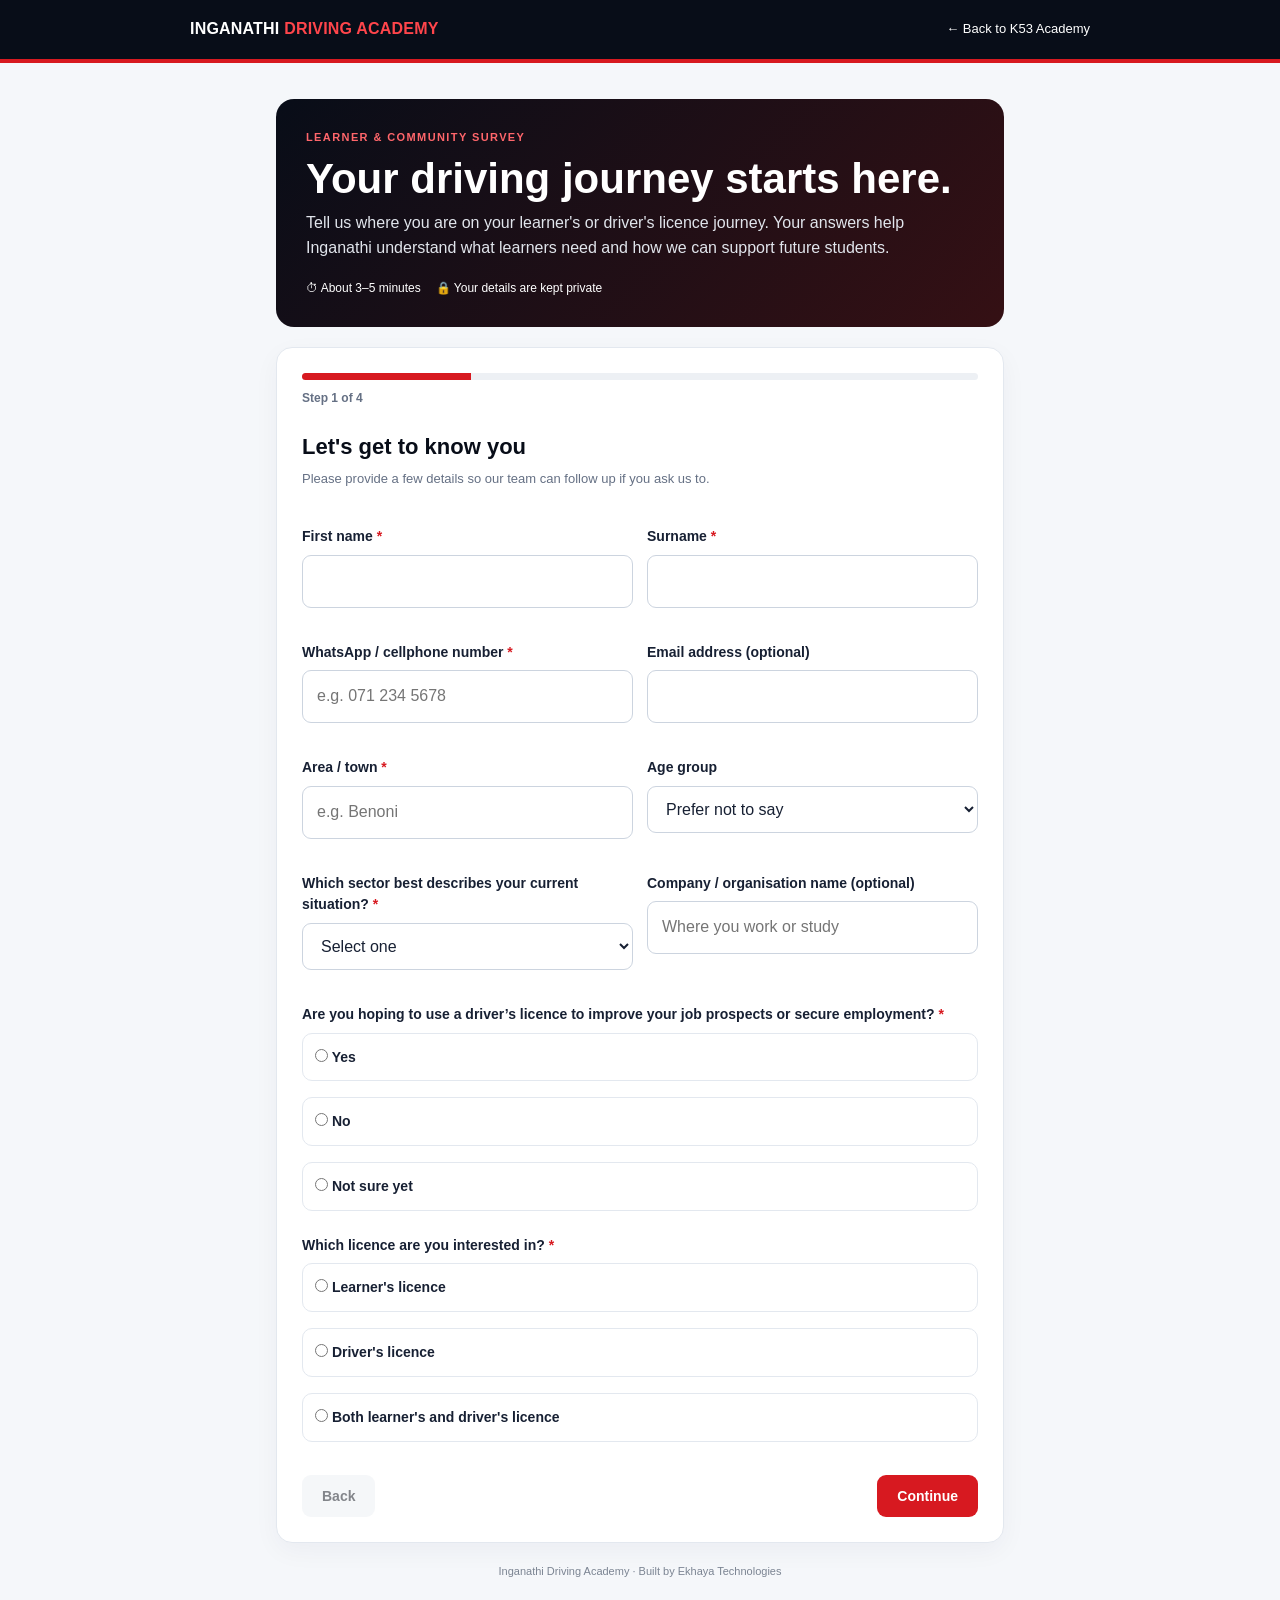
<file: learner-survey/index.html>
<!doctype html>
<html lang="en">
<head>
<meta charset="utf-8">
<meta name="viewport" content="width=device-width,initial-scale=1">
<meta name="theme-color" content="#080d18">
<meta name="description" content="Tell Inganathi Driving Academy where you are on your learner's and driver's licence journey.">
<title>Learner Survey | Inganathi Driving Academy</title>
<style>
:root{--ink:#080d18;--red:#d71920;--muted:#657084;--line:#e3e8ef;--paper:#f5f7fa}
*{box-sizing:border-box}body{margin:0;background:var(--paper);color:#172033;font:16px/1.55 Arial,Helvetica,sans-serif}a{color:inherit}.top{background:var(--ink);color:#fff;border-bottom:4px solid var(--red);padding:17px 20px}.topin{max-width:900px;margin:auto;display:flex;align-items:center;justify-content:space-between;gap:12px}.brand{font-weight:900;letter-spacing:.2px}.brand span{color:#ff454b}.top a{font-size:13px;text-decoration:none;color:#fff}.wrap{max-width:760px;margin:36px auto;padding:0 16px 50px}.intro{background:linear-gradient(135deg,#080d18,#351014);color:white;padding:30px;border-radius:18px;margin-bottom:20px}.eyebrow{font-size:11px;font-weight:900;letter-spacing:1.4px;color:#ff666b;text-transform:uppercase}.intro h1{font-size:clamp(28px,6vw,42px);line-height:1.08;margin:10px 0}.intro p{color:#e1e5ec;margin:0;max-width:600px}.meta{display:flex;gap:15px;flex-wrap:wrap;margin-top:18px;color:#fff;font-size:12px}.panel{background:#fff;border:1px solid var(--line);border-radius:16px;padding:25px;box-shadow:0 8px 26px #10203b0b}.progressline{height:7px;background:#edf0f4;border-radius:10px;overflow:hidden;margin:0 0 9px}.progressline span{display:block;height:100%;width:0;background:var(--red);transition:width .2s}.stepmeta{font-size:12px;color:var(--muted);font-weight:700;margin-bottom:22px}.step h2{font-size:22px;margin:0 0 5px;color:var(--ink)}.hint{color:var(--muted);font-size:13px;margin:0 0 20px}.field{margin:17px 0}.field label,.legend{display:block;font-size:14px;font-weight:800;margin-bottom:7px}.req{color:var(--red)}input,select,textarea{width:100%;padding:13px 14px;border:1px solid #ccd4df;border-radius:9px;font:inherit;background:#fff;color:#172033}input:focus,select:focus,textarea:focus{outline:3px solid #d7192020;border-color:var(--red)}.choices{display:grid;gap:9px}.choice{display:flex;align-items:flex-start;gap:10px;padding:12px;border:1px solid var(--line);border-radius:10px;cursor:pointer;font-size:14px}.choice:has(input:checked){border-color:var(--red);background:#fff8f8}.choice input{width:auto;margin:3px 0 0;accent-color:var(--red)}.grid{display:grid;grid-template-columns:1fr 1fr;gap:0 14px}.actions{display:flex;justify-content:space-between;gap:12px;margin-top:26px}.btn{border:0;border-radius:9px;padding:13px 20px;font-weight:800;cursor:pointer;font-size:14px}.primary{background:var(--red);color:white}.secondary{background:#edf0f4;color:var(--ink)}.btn:disabled{opacity:.5;cursor:not-allowed}.hidden{display:none!important}.note{background:#fff8e9;border-left:4px solid #d99a20;padding:12px 14px;font-size:12px;color:#5f4a20;border-radius:0 8px 8px 0}.consent{font-size:12px;color:var(--muted)}.success{text-align:center;padding:20px 5px}.tick{width:58px;height:58px;border-radius:50%;display:grid;place-items:center;background:#e8f7ee;color:#187344;font-size:30px;margin:0 auto 14px}.success h2{font-size:27px;color:var(--ink)}.footer{text-align:center;color:#7b8492;font-size:11px;padding:20px}.error{color:#b42318;font-size:13px;margin-top:10px}.hp{position:absolute;left:-9999px;opacity:0}
@media(max-width:600px){.wrap{margin:18px auto}.intro{padding:23px}.panel{padding:19px}.grid{grid-template-columns:1fr}.actions .btn{flex:1}}
</style>
</head>
<body>
<header class="top"><div class="topin"><div class="brand">INGANATHI <span>DRIVING ACADEMY</span></div><a href="../index.html">← Back to K53 Academy</a></div></header>
<main class="wrap">
<section class="intro"><div class="eyebrow">Learner & community survey</div><h1>Your driving journey starts here.</h1><p>Tell us where you are on your learner's or driver's licence journey. Your answers help Inganathi understand what learners need and how we can support future students.</p><div class="meta"><span>⏱ About 3–5 minutes</span><span>🔒 Your details are kept private</span></div></section>
<section class="panel" id="surveyPanel">
<div class="progressline"><span id="progress"></span></div><div class="stepmeta" id="stepmeta">Step 1 of 4</div>
<form id="surveyForm" novalidate>
<div class="hp" aria-hidden="true"><label>Leave this field empty<input name="website" tabindex="-1" autocomplete="off"></label></div>
<section class="step" data-step="0">
<h2>Let's get to know you</h2><p class="hint">Please provide a few details so our team can follow up if you ask us to.</p>
<div class="grid">
<div class="field"><label for="firstName">First name <span class="req">*</span></label><input id="firstName" name="firstName" autocomplete="given-name" required maxlength="70"></div>
<div class="field"><label for="surname">Surname <span class="req">*</span></label><input id="surname" name="surname" autocomplete="family-name" required maxlength="70"></div>
<div class="field"><label for="phone">WhatsApp / cellphone number <span class="req">*</span></label><input id="phone" name="phone" type="tel" autocomplete="tel" placeholder="e.g. 071 234 5678" required maxlength="25"></div>
<div class="field"><label for="email">Email address (optional)</label><input id="email" name="email" type="email" autocomplete="email" maxlength="120"></div>
<div class="field"><label for="area">Area / town <span class="req">*</span></label><input id="area" name="area" placeholder="e.g. Benoni" required maxlength="100"></div>
<div class="field"><label for="ageGroup">Age group</label><select id="ageGroup" name="ageGroup"><option value="">Prefer not to say</option><option>Under 18</option><option>18–24</option><option>25–34</option><option>35–44</option><option>45+</option></select></div>
<div class="field"><label for="workSector">Which sector best describes your current situation? <span class="req">*</span></label><select id="workSector" name="workSector" required><option value="">Select one</option><option>Retail</option><option>Education</option><option>Healthcare</option><option>Hospitality</option><option>Transport and logistics</option><option>Construction and trades</option><option>Security</option><option>Manufacturing</option><option>Office and administration</option><option>Self-employed</option><option>Student</option><option>Unemployed / looking for work</option><option>Other</option><option>Prefer not to say</option></select></div>
<div class="field"><label for="companyName">Company / organisation name (optional)</label><input id="companyName" name="companyName" maxlength="120" placeholder="Where you work or study"></div>
</div>
<div class="field"><span class="legend">Are you hoping to use a driver’s licence to improve your job prospects or secure employment? <span class="req">*</span></span><div class="choices"><label class="choice"><input type="radio" name="employmentGoal" value="Yes" required> Yes</label><label class="choice"><input type="radio" name="employmentGoal" value="No"> No</label><label class="choice"><input type="radio" name="employmentGoal" value="Not sure"> Not sure yet</label></div></div>
<div class="field"><span class="legend">Which licence are you interested in? <span class="req">*</span></span><div class="choices">
<label class="choice"><input type="radio" name="licenceType" value="Learner's licence" required> Learner's licence</label>
<label class="choice"><input type="radio" name="licenceType" value="Driver's licence"> Driver's licence</label>
<label class="choice"><input type="radio" name="licenceType" value="Both"> Both learner's and driver's licence</label>
</div></div>
</section>
<section class="step hidden" data-step="1">
<h2>Your licence journey</h2><p class="hint">We’ll only show questions that match the licence support you’re looking for.</p>
<div id="learnerPath">
<div class="field"><span class="legend">Have you written your learner's licence test? <span class="req">*</span></span><div class="choices">
<label class="choice"><input type="radio" name="learnerStatus" value="Not written yet"> No, I have not written it yet</label>
<label class="choice"><input type="radio" name="learnerStatus" value="Passed"> Yes, I passed</label>
<label class="choice"><input type="radio" name="learnerStatus" value="Failed"> Yes, but I did not pass</label>
<label class="choice"><input type="radio" name="learnerStatus" value="Booked"> My test is booked</label>
</div></div>
<div class="field hidden" id="failReason"><span class="legend">What would help you prepare better? (optional)</span><div class="choices">
<label class="choice"><input type="checkbox" name="challenges" value="Road signs"> Understanding road signs</label>
<label class="choice"><input type="checkbox" name="challenges" value="Road rules"> Understanding road rules</label>
<label class="choice"><input type="checkbox" name="challenges" value="K53 questions"> Practising K53 questions</label>
<label class="choice"><input type="checkbox" name="challenges" value="Confidence"> Confidence / test anxiety</label>
<label class="choice"><input type="checkbox" name="challenges" value="Study guidance"> Knowing what and how to study</label>
</div></div></div>
<div id="driverPath" class="hidden">
<div class="field"><span class="legend">Do you currently have a learner's licence? <span class="req">*</span></span><div class="choices">
<label class="choice"><input type="radio" name="driverLearnerPermit" value="Yes"> Yes</label>
<label class="choice"><input type="radio" name="driverLearnerPermit" value="No"> No</label>
<label class="choice"><input type="radio" name="driverLearnerPermit" value="Test booked"> My learner's test is booked</label>
</div></div>
<div class="field"><span class="legend">What driving support are you looking for? (optional)</span><div class="choices">
<label class="choice"><input type="checkbox" name="drivingNeeds" value="Beginner driving lessons"> Beginner driving lessons</label>
<label class="choice"><input type="checkbox" name="drivingNeeds" value="Confidence behind the wheel"> Building confidence behind the wheel</label>
<label class="choice"><input type="checkbox" name="drivingNeeds" value="Test preparation"> Preparing for the driving test</label>
<label class="choice"><input type="checkbox" name="drivingNeeds" value="Refresher lessons"> Refresher lessons</label>
</div></div></div>
<div class="field hidden" id="passedFollow"><span class="legend">Since passing your learner's test, what is your next step?</span><div class="choices">
<label class="choice"><input type="radio" name="nextStep" value="Start driving lessons"> I want to start driving lessons</label>
<label class="choice"><input type="radio" name="nextStep" value="Already taking lessons"> I am already taking lessons</label>
<label class="choice"><input type="radio" name="nextStep" value="Not decided"> I have not decided yet</label>
</div></div>
</section>
<section class="step hidden" data-step="2">
<h2>How can Inganathi help?</h2><p class="hint">This helps us understand demand and contact you about relevant services.</p>
<div class="field"><span class="legend">Would you be interested in studying with Inganathi Driving Academy? <span class="req">*</span></span><div class="choices">
<label class="choice"><input type="radio" name="studyInterest" value="Yes, interested" required> Yes, I am interested</label>
<label class="choice"><input type="radio" name="studyInterest" value="Need more information"> I would like more information first</label>
<label class="choice"><input type="radio" name="studyInterest" value="Not right now"> Not right now</label>
</div></div>
<div class="field" id="learnerSupport"><span class="legend">What learner support would interest you? (optional)</span><div class="choices"><label class="choice"><input type="checkbox" name="support" value="K53 learner preparation"> K53 learner's licence preparation</label><label class="choice"><input type="checkbox" name="support" value="Test preparation guidance"> Guidance before booking a learner's test</label></div></div>
<div class="field hidden" id="driverSupport"><span class="legend">What driving support would interest you? (optional)</span><div class="choices"><label class="choice"><input type="checkbox" name="support" value="Practical driving lessons"> Practical driving lessons</label><label class="choice"><input type="checkbox" name="support" value="Driving test preparation"> Driving test preparation</label></div></div>
<div class="field"><label class="choice"><input type="checkbox" name="support" value="Not sure yet"> I am not sure which programme I need yet</label></div>
<div class="field"><span class="legend">When would you like to get started?</span><div class="choices">
<label class="choice"><input type="radio" name="startWhen" value="As soon as possible"> As soon as possible</label>
<label class="choice"><input type="radio" name="startWhen" value="Within a month"> Within a month</label>
<label class="choice"><input type="radio" name="startWhen" value="Within 3 months"> Within 3 months</label>
<label class="choice"><input type="radio" name="startWhen" value="Just researching"> I am just researching</label>
</div></div>
<div class="field"><label for="challengeOther">What is your biggest challenge right now? (optional)</label><textarea id="challengeOther" name="challengeOther" rows="3" maxlength="500" placeholder="Tell us briefly..."></textarea></div>
</section>
<section class="step hidden" data-step="3">
<h2>Let's grow the Inganathi community</h2><p class="hint">If you know someone who wants to get a learner's or driver's licence, you can tell them about us.</p>
<div class="field"><label for="referrerName">Who referred you to Inganathi? (optional)</label><input id="referrerName" name="referrerName" maxlength="100" placeholder="Name or referral source"></div>
<div class="field"><span class="legend">Would you recommend Inganathi to someone you know?</span><div class="choices">
<label class="choice"><input type="radio" name="recommend" value="Yes"> Yes</label><label class="choice"><input type="radio" name="recommend" value="Maybe"> Maybe</label><label class="choice"><input type="radio" name="recommend" value="Not sure"> Not sure</label>
</div></div>
<div class="field"><span class="legend">Would you like to refer a friend or family member? (optional)</span><div class="choices">
<label class="choice"><input type="radio" name="hasReferral" value="Yes"> Yes</label><label class="choice"><input type="radio" name="hasReferral" value="No"> No</label>
</div></div>
<div id="referralFields" class="hidden">
<div class="grid"><div class="field"><label for="friendName">Their name</label><input id="friendName" name="friendName" maxlength="100"></div><div class="field"><label for="friendPhone">Their cellphone number</label><input id="friendPhone" name="friendPhone" type="tel" maxlength="25"></div></div>
<p class="note">Only share another person's contact details if they have agreed that Inganathi may contact them. You can simply share our survey link with them instead.</p>
</div>
<div class="field"><span class="legend">How would you prefer us to contact you if you request information?</span><div class="choices">
<label class="choice"><input type="radio" name="contactPreference" value="WhatsApp" checked> WhatsApp</label><label class="choice"><input type="radio" name="contactPreference" value="Phone call"> Phone call</label><label class="choice"><input type="radio" name="contactPreference" value="Email"> Email</label>
</div></div>
<div class="field"><label class="choice"><input type="checkbox" name="contactConsent" value="Yes" required> I agree that Inganathi may use the information I submit to respond to my enquiry and manage this survey. <span class="req">*</span></label></div>
<div class="field"><label class="choice"><input type="checkbox" name="marketingConsent" value="Yes"> I would also like to receive occasional Inganathi news, study programme information and offers. I understand I can opt out at any time.</label></div>
<p class="consent">We collect only the information needed for this survey and requested follow-up. Read the <a href="../privacy-policy.html" target="_blank" rel="noopener">Inganathi Privacy Notice</a> for details about purposes, storage, sharing, retention and your POPIA rights. Marketing messages are optional and require a separate choice. You may request access to, correction of or deletion of your information where legally applicable using the contact details in the notice. Do not enter another person's details unless they have agreed.</p>
<div class="note">Please review your answers before submitting. Submitting this survey does not register you for lessons or guarantee a place in a programme.</div>
</section>
<div class="error" id="formError" role="alert"></div>
<div class="actions"><button class="btn secondary" type="button" id="backBtn" disabled>Back</button><button class="btn primary" type="button" id="nextBtn">Continue</button><button class="btn primary hidden" type="submit" id="submitBtn">Submit survey</button></div>
</form>
</section>
<section class="panel success hidden" id="successPanel"><div class="tick">✓</div><h2>Thank you for sharing your journey!</h2><p>Your survey has been submitted to Inganathi Driving Academy. If you requested follow-up, our team can use your preferred contact details to get in touch.</p><p style="margin-top:18px"><a class="btn primary" href="../index.html" style="display:inline-block;text-decoration:none">Visit Inganathi K53 Academy</a></p><p class="consent" style="margin-top:18px">Know someone else preparing for a licence? Share this survey link with them.</p><button class="btn secondary" type="button" id="shareBtn">Share survey</button></section>
<footer class="footer">Inganathi Driving Academy · Built by Ekhaya Technologies</footer>
</main>
<script>
/* Set this to the deployed Google Apps Script Web App URL after setup. */
const SURVEY_ENDPOINT = "PASTE_GOOGLE_APPS_SCRIPT_WEB_APP_URL_HERE";
const steps=[...document.querySelectorAll(".step")];let current=0;
const $=id=>document.getElementById(id);
function selected(name){return document.querySelector('input[name="'+name+'"]:checked')?.value||""}
function showConditional(el,show){el.classList.toggle("hidden",!show);el.querySelectorAll("input,select,textarea").forEach(x=>{x.disabled=!show;if(!show){if(x.type==="radio"||x.type==="checkbox")x.checked=false;else x.value="";}})}
function updateJourney(){const type=selected("licenceType"),status=selected("learnerStatus"),learner=type==="Learner's licence"||type==="Both",driver=type==="Driver's licence"||type==="Both";showConditional($("learnerPath"),learner);showConditional($("driverPath"),type==="Driver's licence");showConditional($("failReason"),learner&&(status==="Failed"||status==="Not written yet"));showConditional($("passedFollow"),learner&&status==="Passed"&&driver);showConditional($("learnerSupport"),learner&&status!=="Passed");showConditional($("driverSupport"),driver&&(type==="Driver's licence"||status==="Passed"));document.querySelectorAll('input[name="learnerStatus"]').forEach(x=>x.required=learner);document.querySelectorAll('input[name="driverLearnerPermit"]').forEach(x=>x.required=type==="Driver's licence")}
function showStep(){steps.forEach((s,i)=>s.classList.toggle("hidden",i!==current));$("progress").style.width=((current+1)/steps.length*100)+"%";$("stepmeta").textContent="Step "+(current+1)+" of "+steps.length;$("backBtn").disabled=current===0;$("nextBtn").classList.toggle("hidden",current===steps.length-1);$("submitBtn").classList.toggle("hidden",current!==steps.length-1);$("formError").textContent="";window.scrollTo({top:0,behavior:"smooth"})}
function validateStep(){const step=steps[current];const required=[...step.querySelectorAll("[required]")];for(const el of required){if(el.type==="radio"){if(!selected(el.name)){document.querySelector('input[name="'+el.name+'"]')?.focus();return false}}else if(el.type==="checkbox"?!el.checked:!el.value.trim()){el.focus();return false}}if(current===0){const phone=$("phone").value.trim();if(!/^[+\d][\d\s()\-]{6,22}$/.test(phone)){ $("phone").setCustomValidity("Enter a valid cellphone number.");$("phone").reportValidity();return false}else $("phone").setCustomValidity("");const email=$("email");if(email.value&&!email.checkValidity()){email.reportValidity();return false}}return true}
$("backBtn").addEventListener("click",()=>{if(current>0){current--;showStep()}});
$("nextBtn").addEventListener("click",()=>{if(!validateStep()){$("formError").textContent="Please complete the required fields before continuing.";return}current++;showStep()});
document.querySelectorAll('input[name="licenceType"]').forEach(el=>el.addEventListener("change",updateJourney));document.querySelectorAll('input[name="learnerStatus"]').forEach(el=>el.addEventListener("change",updateJourney));
document.querySelectorAll('input[name="hasReferral"]').forEach(el=>el.addEventListener("change",()=>{$("referralFields").classList.toggle("hidden",selected("hasReferral")!=="Yes")}));
function val(name){return selected(name)}
function checks(name){return [...document.querySelectorAll('input[name="'+name+'"]:checked')].map(x=>x.value)}
$("surveyForm").addEventListener("submit",async e=>{e.preventDefault();if(!validateStep()){$("formError").textContent="Please accept the required consent before submitting.";return}if(SURVEY_ENDPOINT.includes("PASTE_")){$("formError").textContent="The survey is not connected yet. Please contact the academy administrator.";return}
const f=new FormData(e.currentTarget);const payload={type:"learner_survey",firstName:f.get("firstName"),surname:f.get("surname"),phone:f.get("phone"),email:f.get("email"),area:f.get("area"),ageGroup:f.get("ageGroup"),licenceType:val("licenceType"),workSector:f.get("workSector"),companyName:f.get("companyName"),employmentGoal:val("employmentGoal"),learnerStatus:val("learnerStatus"),driverLearnerPermit:val("driverLearnerPermit"),drivingNeeds:checks("drivingNeeds"),challenges:checks("challenges"),nextStep:val("nextStep"),studyInterest:val("studyInterest"),support:checks("support"),startWhen:val("startWhen"),challengeOther:f.get("challengeOther"),referrerName:f.get("referrerName"),recommend:val("recommend"),hasReferral:val("hasReferral"),friendName:f.get("friendName"),friendPhone:f.get("friendPhone"),contactPreference:val("contactPreference"),contactConsent:f.get("contactConsent")==="Yes",marketingConsent:f.get("marketingConsent")==="Yes",privacyNoticeVersion:"2026-11-16",privacyNoticeAcknowledgedAt:new Date().toISOString(),website:f.get("website"),submittedAt:new Date().toISOString()};
if(payload.hasReferral==="Yes"&&(payload.friendName||payload.friendPhone)&&!payload.friendName){$("formError").textContent="Please add the referred person's name, or remove their details.";return}
const btn=$("submitBtn");btn.disabled=true;btn.textContent="Submitting…";
try{await fetch(SURVEY_ENDPOINT,{method:"POST",mode:"no-cors",headers:{"Content-Type":"text/plain;charset=utf-8"},body:JSON.stringify(payload)});$("surveyPanel").classList.add("hidden");$("successPanel").classList.remove("hidden");window.scrollTo({top:0,behavior:"smooth"})}catch(err){$("formError").textContent="We could not send your response. Please check your connection and try again.";btn.disabled=false;btn.textContent="Submit survey"}
});
$("shareBtn").addEventListener("click",async()=>{const data={title:"Inganathi Learner Survey",text:"Tell Inganathi Driving Academy where you are on your learner's or driver's licence journey.",url:location.href};if(navigator.share){try{await navigator.share(data)}catch(e){}}else if(navigator.clipboard){await navigator.clipboard.writeText(location.href);$("shareBtn").textContent="Link copied"}});
updateJourney();showStep();
</script>
</body></html>
</file>
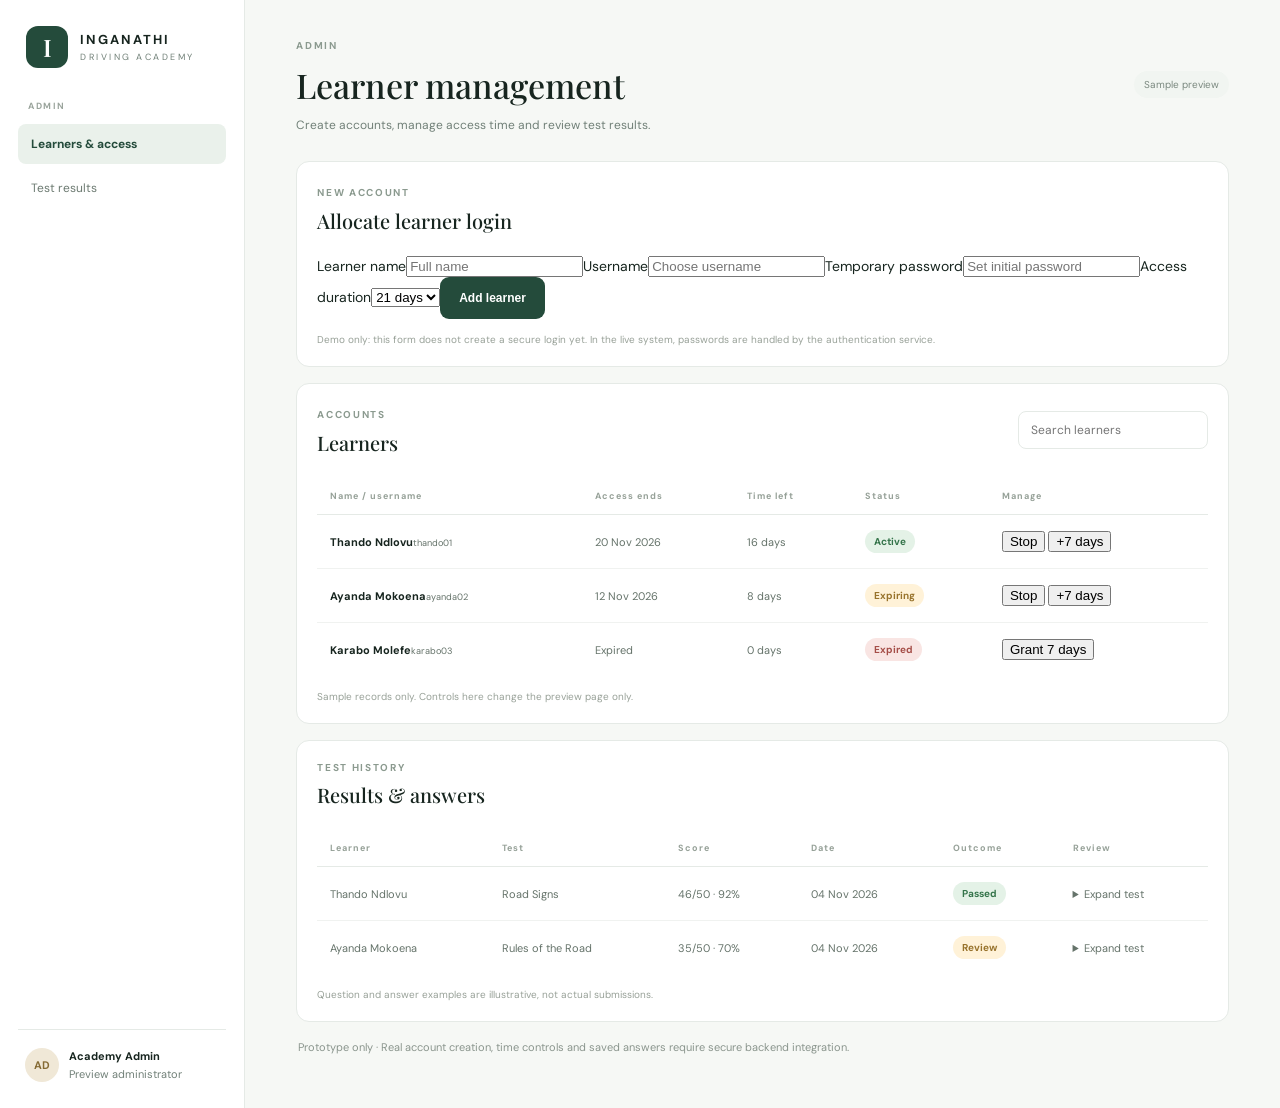
<file: admin-dashboard.html>
<!doctype html>
<html lang="en"><head><meta charset="utf-8"><meta name="viewport" content="width=device-width,initial-scale=1"><title>Admin Dashboard | Inganathi K53</title><link rel="stylesheet" href="assets/css/dashboard.css"></head>
<body><div class="app-shell"><aside class="sidebar"><a class="brand" href="dashboard-preview.html"><span class="brand-mark">I</span><div><strong>INGANATHI</strong><small>DRIVING ACADEMY</small></div></a><p class="nav-label">ADMIN</p><a class="nav active" href="#learners">Learners & access</a><a class="nav" href="#tests">Test results</a><div class="side-bottom"><span class="avatar admin">AD</span><div><b>Academy Admin</b><small>Preview administrator</small></div></div></aside>
<main class="main"><header class="topbar"><div><span class="eyebrow">ADMIN</span><h1>Learner management</h1><p>Create accounts, manage access time and review test results.</p></div><span class="tag">Sample preview</span></header>
<section class="panel"><div class="panel-head"><div><span class="eyebrow">NEW ACCOUNT</span><h2>Allocate learner login</h2></div></div><form id="createForm" class="admin-form"><label>Learner name<input id="newName" required placeholder="Full name"></label><label>Username<input id="newUser" required placeholder="Choose username"></label><label>Temporary password<input id="newPass" required type="text" placeholder="Set initial password"></label><label>Access duration<select id="newDays"><option value="7">7 days</option><option value="14">14 days</option><option value="21" selected>21 days</option><option value="30">30 days</option></select></label><button class="btn primary" type="submit">Add learner</button></form><p class="table-foot">Demo only: this form does not create a secure login yet. In the live system, passwords are handled by the authentication service.</p></section>
<section class="panel results" id="learners"><div class="panel-head"><div><span class="eyebrow">ACCOUNTS</span><h2>Learners</h2></div><input id="learnerSearch" class="search" placeholder="Search learners" aria-label="Search learners"></div><div class="table-wrap"><table id="learnerTable"><thead><tr><th>Name / username</th><th>Access ends</th><th>Time left</th><th>Status</th><th>Manage</th></tr></thead><tbody><tr data-days="16"><td><b>Thando Ndlovu</b><small class="subline">thando01</small></td><td>20 Nov 2026</td><td>16 days</td><td><span class="status pass">Active</span></td><td><button class="action" data-action="stop">Stop</button> <button class="action" data-action="extend">+7 days</button></td></tr><tr data-days="8"><td><b>Ayanda Mokoena</b><small class="subline">ayanda02</small></td><td>12 Nov 2026</td><td>8 days</td><td><span class="status review">Expiring</span></td><td><button class="action" data-action="stop">Stop</button> <button class="action" data-action="extend">+7 days</button></td></tr><tr data-days="0"><td><b>Karabo Molefe</b><small class="subline">karabo03</small></td><td>Expired</td><td>0 days</td><td><span class="status expired">Expired</span></td><td><button class="action" data-action="grant">Grant 7 days</button></td></tr></tbody></table></div><p class="table-foot">Sample records only. Controls here change the preview page only.</p></section>
<section class="panel results" id="tests"><div class="panel-head"><div><div class="eyebrow">TEST HISTORY</div><h2>Results & answers</h2></div></div><div class="table-wrap"><table><thead><tr><th>Learner</th><th>Test</th><th>Score</th><th>Date</th><th>Outcome</th><th>Review</th></tr></thead><tbody><tr><td>Thando Ndlovu</td><td>Road Signs</td><td>46/50 · 92%</td><td>04 Nov 2026</td><td><span class="status pass">Passed</span></td><td><details><summary>Expand test</summary><div class="answer-review"><b>Q1. What does this sign mean?</b><p>Learner answer: Stop. <span class="status pass">Correct: Stop</span></p><b>Q2. At an intersection, who proceeds first?</b><p>Learner answer: Vehicle on the right. <span class="status expired">Correct: First to stop</span></p><b>Q3. What should you do at a red traffic light?</b><p>Learner answer: Stop behind the line. <span class="status pass">Correct: Stop behind the line</span></p></div></details></td></tr><tr><td>Ayanda Mokoena</td><td>Rules of the Road</td><td>35/50 · 70%</td><td>04 Nov 2026</td><td><span class="status review">Review</span></td><td><details><summary>Expand test</summary><div class="answer-review"><b>Q1. Is a seatbelt required?</b><p>Learner answer: Yes. <span class="status pass">Correct: Yes</span></p><b>Q2. May you use a phone while driving?</b><p>Learner answer: Yes, handheld. <span class="status expired">Correct: No, not handheld</span></p></div></details></td></tr></tbody></table></div><p class="table-foot">Question and answer examples are illustrative, not actual submissions.</p></section><p class="demo-note">Prototype only · Real account creation, time controls and saved answers require secure backend integration.</p></main></div>
<script>const dateAfter=(days)=>{const d=new Date();d.setDate(d.getDate()+days);return d.toLocaleDateString('en-ZA',{day:'2-digit',month:'short',year:'numeric'});};document.getElementById('learnerSearch').addEventListener('input',function(){const q=this.value.toLowerCase();document.querySelectorAll('#learnerTable tbody tr').forEach(r=>r.hidden=!r.innerText.toLowerCase().includes(q));});document.getElementById('createForm').addEventListener('submit',function(e){e.preventDefault();const name=document.getElementById('newName').value.trim(),user=document.getElementById('newUser').value.trim(),days=Number(document.getElementById('newDays').value);const row=document.createElement('tr');row.dataset.days=days;row.innerHTML=`<td><b></b><small class="subline"></small></td><td>${dateAfter(days)}</td><td>${days} days</td><td><span class="status pass">Active (demo)</span></td><td><button class="action" data-action="stop">Stop</button> <button class="action" data-action="extend">+7 days</button></td>`;row.querySelector('b').textContent=name;row.querySelector('.subline').textContent=user;document.querySelector('#learnerTable tbody').prepend(row);this.reset();});document.querySelector('#learnerTable tbody').addEventListener('click',function(e){const b=e.target.closest('button[data-action]');if(!b)return;const row=b.closest('tr');let days=Number(row.dataset.days||0);if(b.dataset.action==='stop'){row.querySelector('.status').textContent='Stopped';row.querySelector('.status').className='status expired';row.dataset.stopped='true';b.textContent='Stopped';b.disabled=true;}else{days+=7;row.dataset.days=days;row.cells[1].textContent=dateAfter(days);row.cells[2].textContent=days+' days';row.dataset.stopped='false';row.querySelector('.status').textContent='Active (demo)';row.querySelector('.status').className='status pass';b.textContent='+7 days added';}});</script></body></html>
</file>
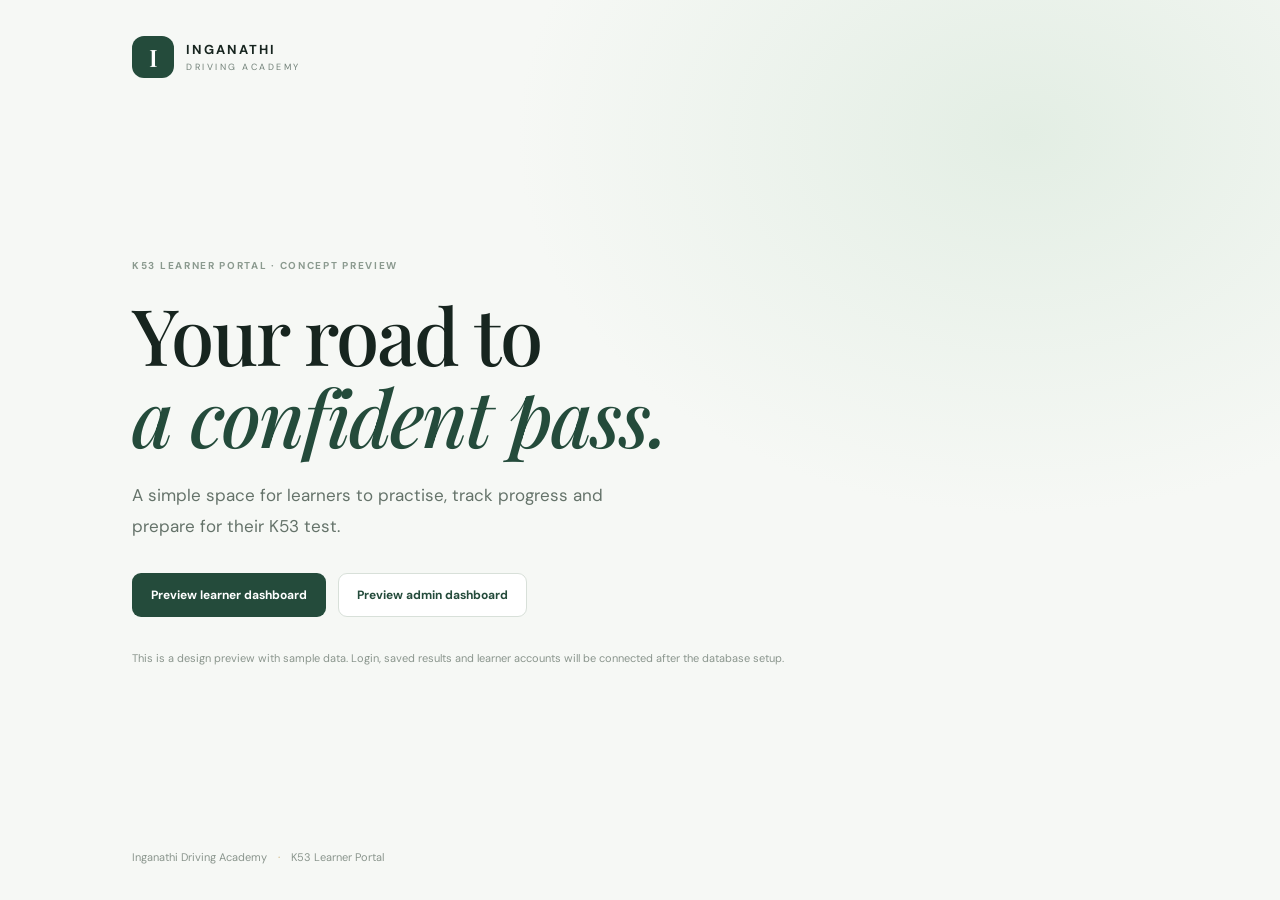
<file: dashboard-preview.html>
<!doctype html>
<html lang="en"><head><meta charset="utf-8"><meta name="viewport" content="width=device-width,initial-scale=1"><title>Inganathi K53 | Dashboard Preview</title><link rel="stylesheet" href="assets/css/dashboard.css"></head>
<body class="preview"><main class="preview-wrap"><div class="brand"><span class="brand-mark">I</span><div><strong>INGANATHI</strong><small>DRIVING ACADEMY</small></div></div><section class="hero"><p class="eyebrow">K53 LEARNER PORTAL · CONCEPT PREVIEW</p><h1>Your road to<br><em>a confident pass.</em></h1><p class="intro">A simple space for learners to practise, track progress and prepare for their K53 test.</p><div class="actions"><a class="btn primary" href="learner-dashboard.html">Preview learner dashboard</a><a class="btn secondary" href="admin-dashboard.html">Preview admin dashboard</a></div><p class="notice">This is a design preview with sample data. Login, saved results and learner accounts will be connected after the database setup.</p></section><footer>Inganathi Driving Academy <span>·</span> K53 Learner Portal</footer></main></body></html>
</file>
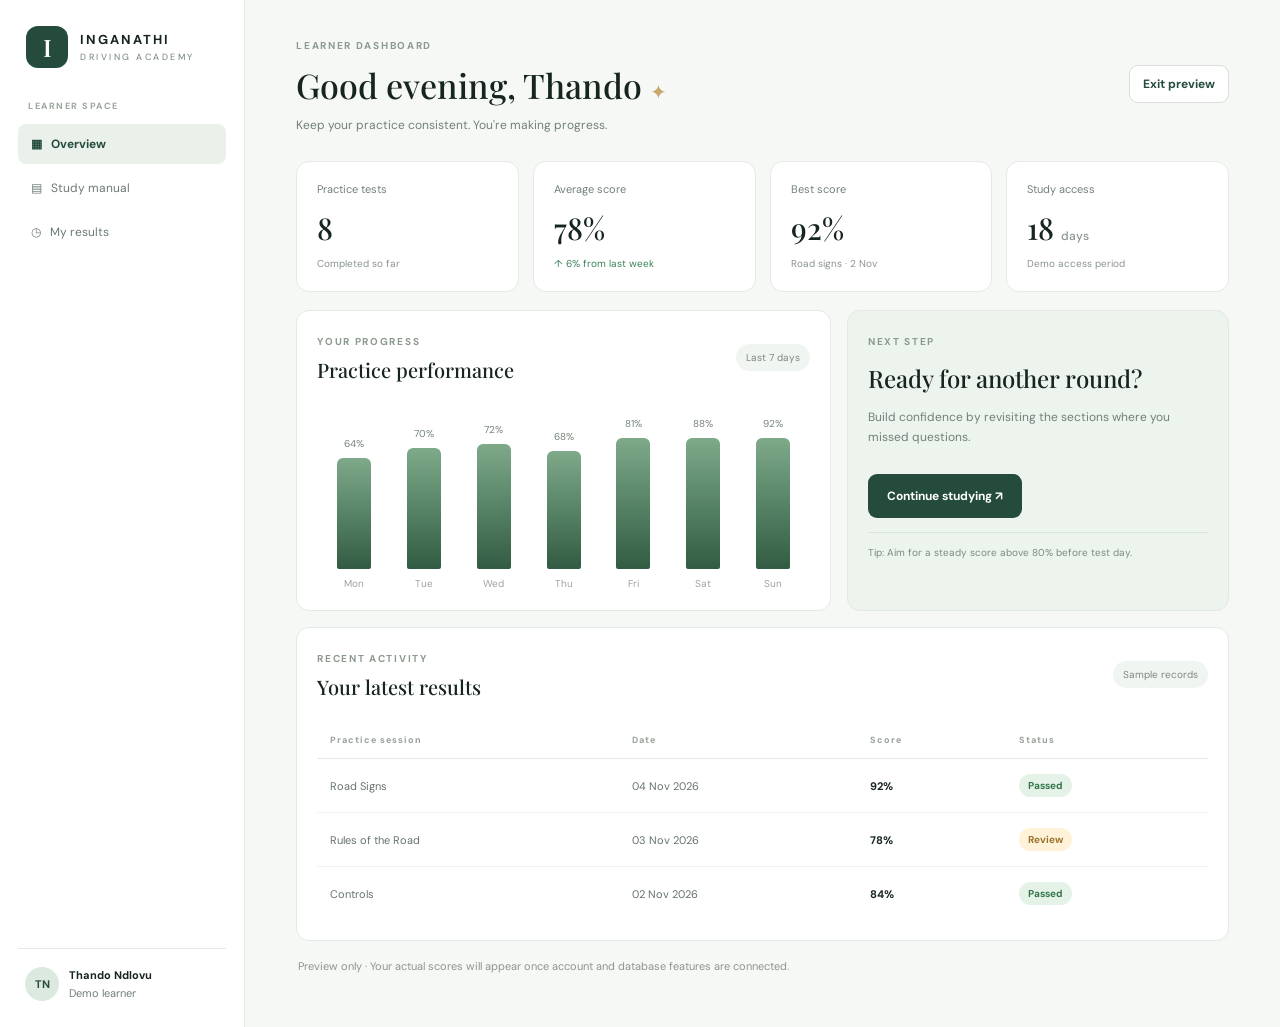
<file: learner-dashboard.html>
<!doctype html><html lang="en"><head><meta charset="utf-8"><meta name="viewport" content="width=device-width,initial-scale=1"><title>Learner Dashboard | Inganathi K53</title><link rel="stylesheet" href="assets/css/dashboard.css"></head><body><div class="app-shell"><aside class="sidebar"><a class="brand" href="dashboard-preview.html"><span class="brand-mark">I</span><div><strong>INGANATHI</strong><small>DRIVING ACADEMY</small></div></a><p class="nav-label">LEARNER SPACE</p><a class="nav active" href="learner-dashboard.html">▦ &nbsp; Overview</a><a class="nav" href="manual.html">▤ &nbsp; Study manual</a><a class="nav" href="#results">◷ &nbsp; My results</a><div class="side-bottom"><span class="avatar">TN</span><div><b>Thando Ndlovu</b><small>Demo learner</small></div></div></aside><main class="main"><header class="topbar"><div><span class="eyebrow">LEARNER DASHBOARD</span><h1>Good evening, Thando <span>✦</span></h1><p>Keep your practice consistent. You're making progress.</p></div><a class="btn secondary small" href="dashboard-preview.html">Exit preview</a></header><section class="stats"><article class="stat"><span>Practice tests</span><strong>8</strong><small>Completed so far</small></article><article class="stat"><span>Average score</span><strong>78%</strong><small class="positive">↑ 6% from last week</small></article><article class="stat"><span>Best score</span><strong>92%</strong><small>Road signs · 2 Nov</small></article><article class="stat"><span>Study access</span><strong>18 <small>days</small></strong><small>Demo access period</small></article></section><div class="content-grid"><section class="panel"><div class="panel-head"><div><span class="eyebrow">YOUR PROGRESS</span><h2>Practice performance</h2></div><span class="tag">Last 7 days</span></div><div class="chart" aria-label="Practice scores"><div class="chart-col"><span>64%</span><i style="height:64%"></i><small>Mon</small></div><div class="chart-col"><span>70%</span><i style="height:70%"></i><small>Tue</small></div><div class="chart-col"><span>72%</span><i style="height:72%"></i><small>Wed</small></div><div class="chart-col"><span>68%</span><i style="height:68%"></i><small>Thu</small></div><div class="chart-col"><span>81%</span><i style="height:81%"></i><small>Fri</small></div><div class="chart-col"><span>88%</span><i style="height:88%"></i><small>Sat</small></div><div class="chart-col"><span>92%</span><i style="height:92%"></i><small>Sun</small></div></div></section><section class="panel focus"><span class="eyebrow">NEXT STEP</span><h2>Ready for another round?</h2><p>Build confidence by revisiting the sections where you missed questions.</p><a class="btn primary" href="manual.html">Continue studying ↗</a><div class="focus-note">Tip: Aim for a steady score above 80% before test day.</div></section></div><section class="panel results" id="results"><div class="panel-head"><div><span class="eyebrow">RECENT ACTIVITY</span><h2>Your latest results</h2></div><span class="tag">Sample records</span></div><div class="table-wrap"><table><thead><tr><th>Practice session</th><th>Date</th><th>Score</th><th>Status</th></tr></thead><tbody><tr><td>Road Signs</td><td>04 Nov 2026</td><td><b>92%</b></td><td><span class="status pass">Passed</span></td></tr><tr><td>Rules of the Road</td><td>03 Nov 2026</td><td><b>78%</b></td><td><span class="status review">Review</span></td></tr><tr><td>Controls</td><td>02 Nov 2026</td><td><b>84%</b></td><td><span class="status pass">Passed</span></td></tr></tbody></table></div></section><p class="demo-note">Preview only · Your actual scores will appear once account and database features are connected.</p></main></div></body></html>
</file>
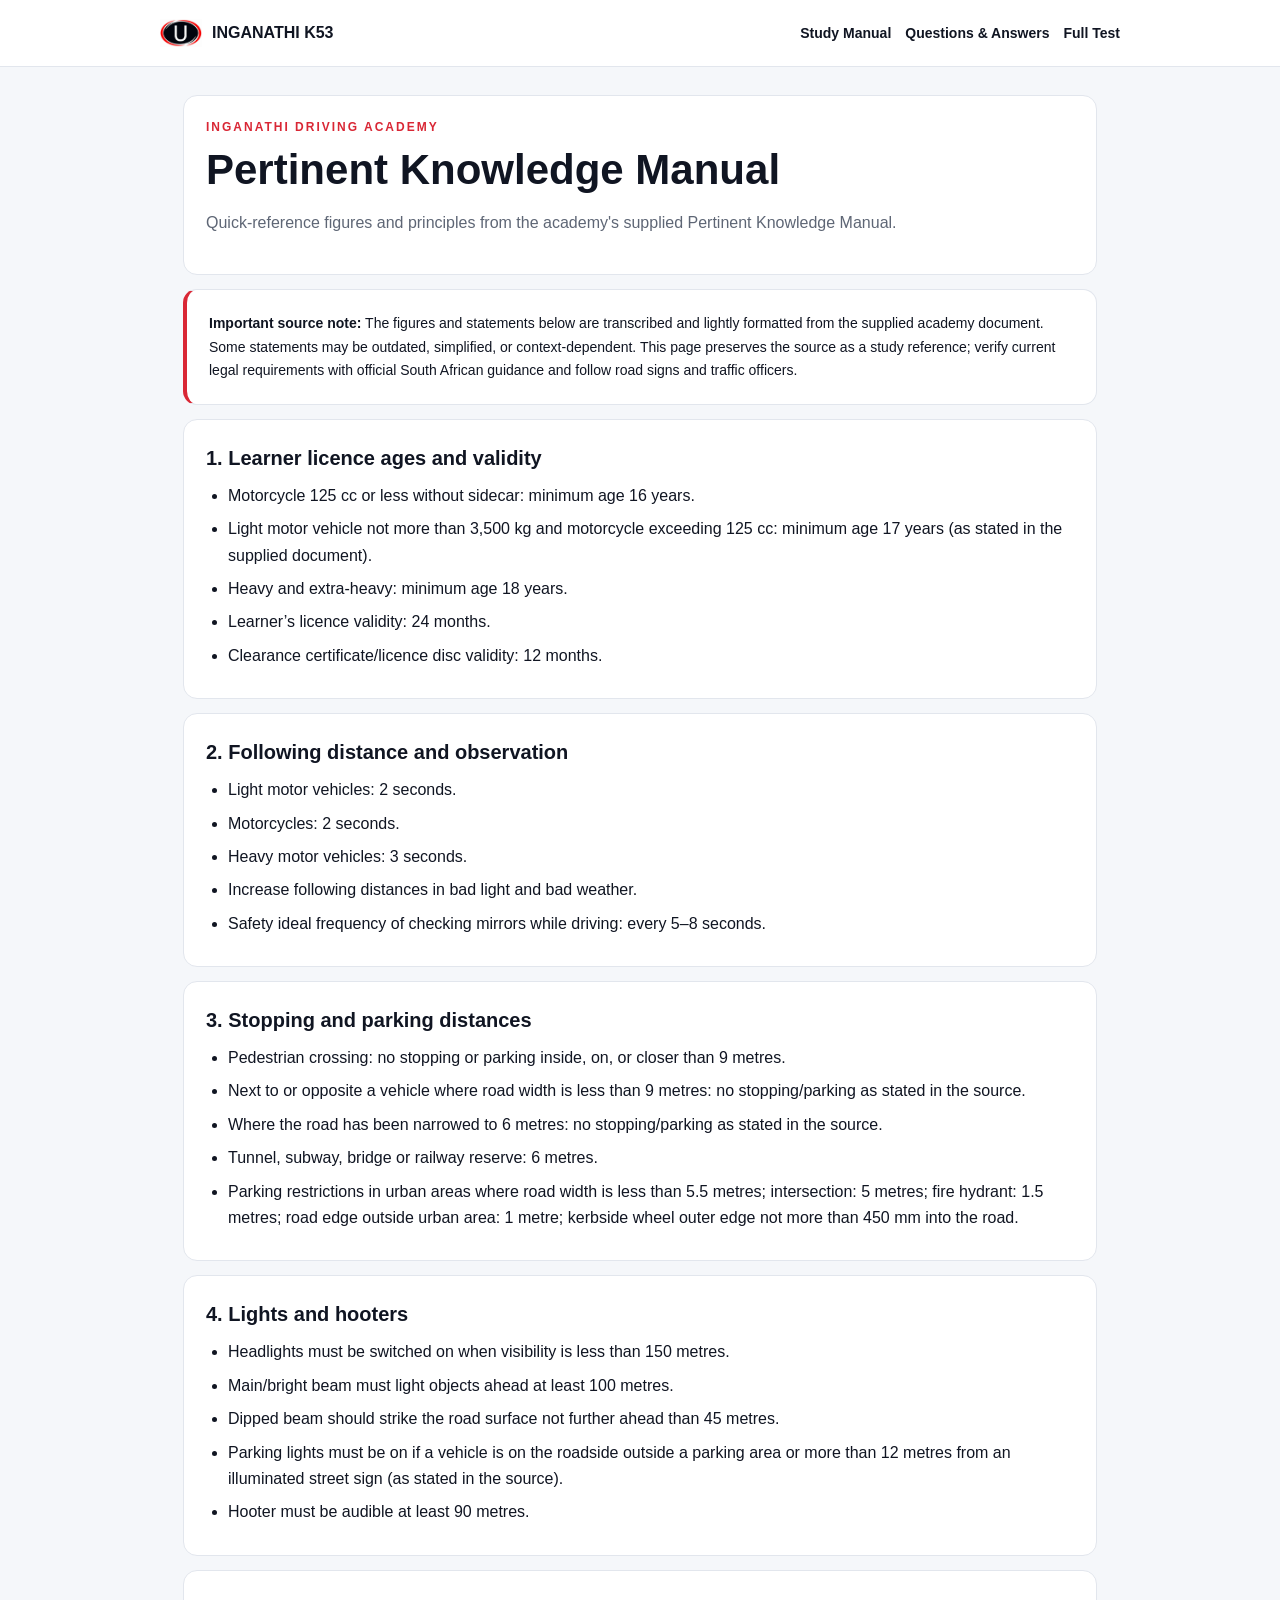
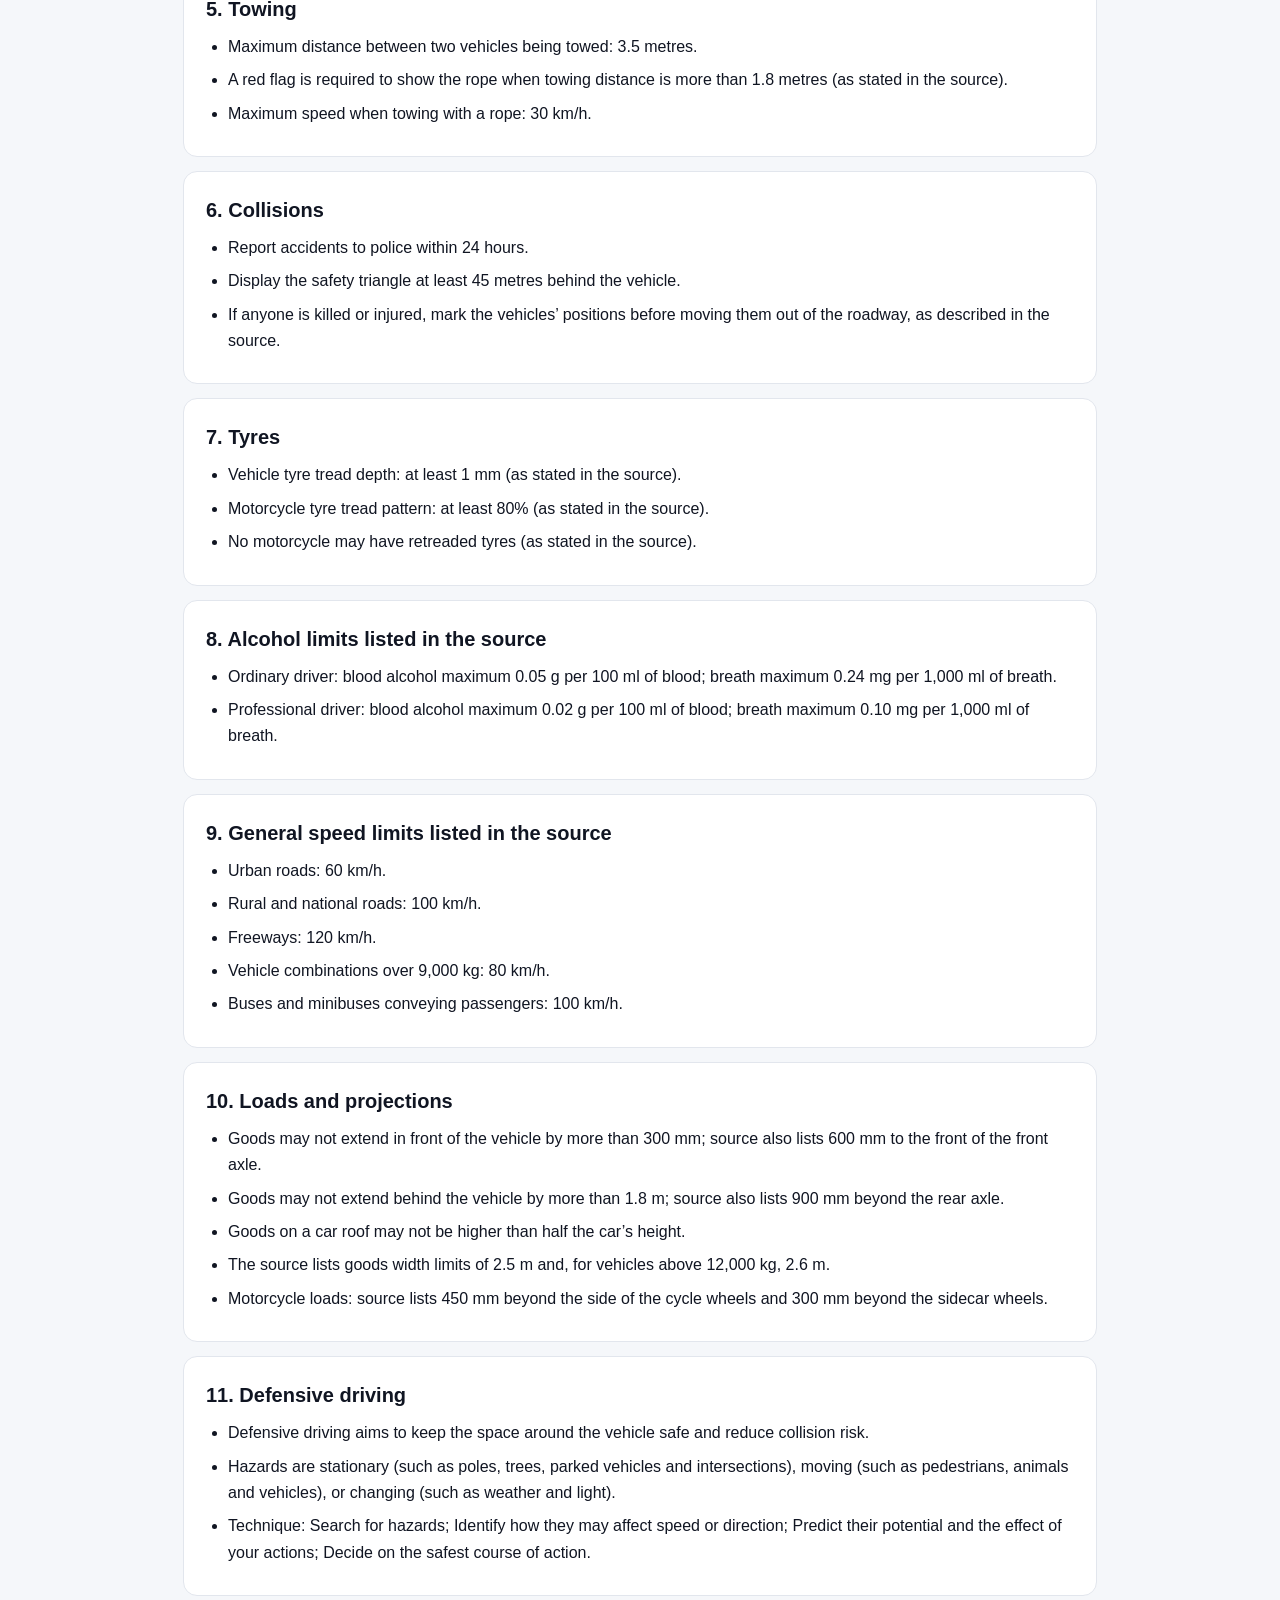
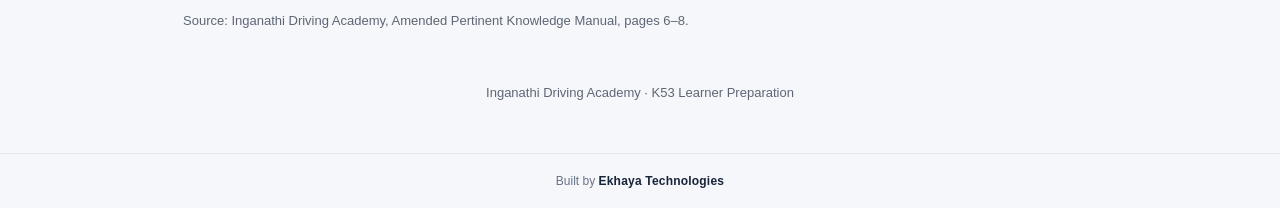
<file: pertinent-knowledge.html>
<!doctype html><html lang="en"><head><meta charset="utf-8"><meta name="viewport" content="width=device-width,initial-scale=1"><meta name="description" content="Inganathi Driving Academy pertinent knowledge reference notes."><title>Pertinent Knowledge | Inganathi Driving Academy</title><style>
:root{--ink:#101522;--red:#d92735;--muted:#5e6675;--line:#e2e6ed;--paper:#f5f7fa}*{box-sizing:border-box}body{margin:0;background:var(--paper);color:var(--ink);font:16px/1.65 Arial,sans-serif}header{background:white;border-bottom:1px solid var(--line)}.nav{max-width:1000px;margin:auto;padding:12px 20px;display:flex;justify-content:space-between;align-items:center;gap:15px}.brand{display:flex;gap:10px;align-items:center;color:var(--ink);text-decoration:none;font-weight:800}.brand img{width:42px;height:42px;object-fit:contain}.nav a:not(.brand){font-size:14px;font-weight:700;color:var(--ink);text-decoration:none;margin-left:14px}.wrap{max-width:950px;margin:28px auto;padding:0 18px}.hero,.card,.notice{background:white;border:1px solid var(--line);border-radius:14px;padding:22px;margin-bottom:14px}.eyebrow{color:var(--red);font-size:12px;font-weight:800;letter-spacing:2px}.hero h1{font-size:clamp(28px,5vw,42px);margin:8px 0;line-height:1.15}.hero p,.note{color:var(--muted)}.card h2{font-size:20px;margin:0 0 8px}.card ul{padding-left:22px;margin:0}.card li{margin:7px 0}.notice{border-left:4px solid var(--red);font-size:14px}.note{font-size:13px}footer{text-align:center;color:var(--muted);padding:22px;font-size:13px}@media(max-width:600px){.nav{align-items:flex-start;flex-direction:column}.nav a:not(.brand){margin-left:0;margin-right:12px}}</style></head><body><header><div class="nav"><a class="brand" href="manual.html"><img src="inganathi-logo.jpeg" alt="Inganathi logo"><span>INGANATHI K53</span></a><div><a href="manual.html">Study Manual</a><a href="questions-and-answers.html">Questions & Answers</a><a href="index.html#test">Full Test</a></div></div></header><main class="wrap"><section class="hero"><div class="eyebrow">INGANATHI DRIVING ACADEMY</div><h1>Pertinent Knowledge Manual</h1><p>Quick-reference figures and principles from the academy's supplied Pertinent Knowledge Manual.</p></section><div class="notice"><strong>Important source note:</strong> The figures and statements below are transcribed and lightly formatted from the supplied academy document. Some statements may be outdated, simplified, or context-dependent. This page preserves the source as a study reference; verify current legal requirements with official South African guidance and follow road signs and traffic officers.</div><section class="card"><h2>1. Learner licence ages and validity</h2><ul><li>Motorcycle 125 cc or less without sidecar: minimum age 16 years.</li><li>Light motor vehicle not more than 3,500 kg and motorcycle exceeding 125 cc: minimum age 17 years (as stated in the supplied document).</li><li>Heavy and extra-heavy: minimum age 18 years.</li><li>Learner’s licence validity: 24 months.</li><li>Clearance certificate/licence disc validity: 12 months.</li></ul></section>
<section class="card"><h2>2. Following distance and observation</h2><ul><li>Light motor vehicles: 2 seconds.</li><li>Motorcycles: 2 seconds.</li><li>Heavy motor vehicles: 3 seconds.</li><li>Increase following distances in bad light and bad weather.</li><li>Safety ideal frequency of checking mirrors while driving: every 5–8 seconds.</li></ul></section>
<section class="card"><h2>3. Stopping and parking distances</h2><ul><li>Pedestrian crossing: no stopping or parking inside, on, or closer than 9 metres.</li><li>Next to or opposite a vehicle where road width is less than 9 metres: no stopping/parking as stated in the source.</li><li>Where the road has been narrowed to 6 metres: no stopping/parking as stated in the source.</li><li>Tunnel, subway, bridge or railway reserve: 6 metres.</li><li>Parking restrictions in urban areas where road width is less than 5.5 metres; intersection: 5 metres; fire hydrant: 1.5 metres; road edge outside urban area: 1 metre; kerbside wheel outer edge not more than 450 mm into the road.</li></ul></section>
<section class="card"><h2>4. Lights and hooters</h2><ul><li>Headlights must be switched on when visibility is less than 150 metres.</li><li>Main/bright beam must light objects ahead at least 100 metres.</li><li>Dipped beam should strike the road surface not further ahead than 45 metres.</li><li>Parking lights must be on if a vehicle is on the roadside outside a parking area or more than 12 metres from an illuminated street sign (as stated in the source).</li><li>Hooter must be audible at least 90 metres.</li></ul></section>
<section class="card"><h2>5. Towing</h2><ul><li>Maximum distance between two vehicles being towed: 3.5 metres.</li><li>A red flag is required to show the rope when towing distance is more than 1.8 metres (as stated in the source).</li><li>Maximum speed when towing with a rope: 30 km/h.</li></ul></section>
<section class="card"><h2>6. Collisions</h2><ul><li>Report accidents to police within 24 hours.</li><li>Display the safety triangle at least 45 metres behind the vehicle.</li><li>If anyone is killed or injured, mark the vehicles’ positions before moving them out of the roadway, as described in the source.</li></ul></section>
<section class="card"><h2>7. Tyres</h2><ul><li>Vehicle tyre tread depth: at least 1 mm (as stated in the source).</li><li>Motorcycle tyre tread pattern: at least 80% (as stated in the source).</li><li>No motorcycle may have retreaded tyres (as stated in the source).</li></ul></section>
<section class="card"><h2>8. Alcohol limits listed in the source</h2><ul><li>Ordinary driver: blood alcohol maximum 0.05 g per 100 ml of blood; breath maximum 0.24 mg per 1,000 ml of breath.</li><li>Professional driver: blood alcohol maximum 0.02 g per 100 ml of blood; breath maximum 0.10 mg per 1,000 ml of breath.</li></ul></section>
<section class="card"><h2>9. General speed limits listed in the source</h2><ul><li>Urban roads: 60 km/h.</li><li>Rural and national roads: 100 km/h.</li><li>Freeways: 120 km/h.</li><li>Vehicle combinations over 9,000 kg: 80 km/h.</li><li>Buses and minibuses conveying passengers: 100 km/h.</li></ul></section>
<section class="card"><h2>10. Loads and projections</h2><ul><li>Goods may not extend in front of the vehicle by more than 300 mm; source also lists 600 mm to the front of the front axle.</li><li>Goods may not extend behind the vehicle by more than 1.8 m; source also lists 900 mm beyond the rear axle.</li><li>Goods on a car roof may not be higher than half the car’s height.</li><li>The source lists goods width limits of 2.5 m and, for vehicles above 12,000 kg, 2.6 m.</li><li>Motorcycle loads: source lists 450 mm beyond the side of the cycle wheels and 300 mm beyond the sidecar wheels.</li></ul></section>
<section class="card"><h2>11. Defensive driving</h2><ul><li>Defensive driving aims to keep the space around the vehicle safe and reduce collision risk.</li><li>Hazards are stationary (such as poles, trees, parked vehicles and intersections), moving (such as pedestrians, animals and vehicles), or changing (such as weather and light).</li><li>Technique: Search for hazards; Identify how they may affect speed or direction; Predict their potential and the effect of your actions; Decide on the safest course of action.</li></ul></section><p class="note">Source: Inganathi Driving Academy, Amended Pertinent Knowledge Manual, pages 6–8.</p></main><footer>Inganathi Driving Academy · K53 Learner Preparation</footer>
<style>
.ekhaya-tech-credit{padding:18px 14px;margin:28px auto 0;text-align:center;font:500 12px/1.5 Arial,sans-serif;color:#687386;border-top:1px solid #e5e7eb}
.ekhaya-tech-credit strong{color:#18243a;letter-spacing:.2px}
</style>
<footer class="ekhaya-tech-credit" aria-label="Website developer credit">Built by <strong>Ekhaya Technologies</strong></footer>

</body>
</html>
</file>
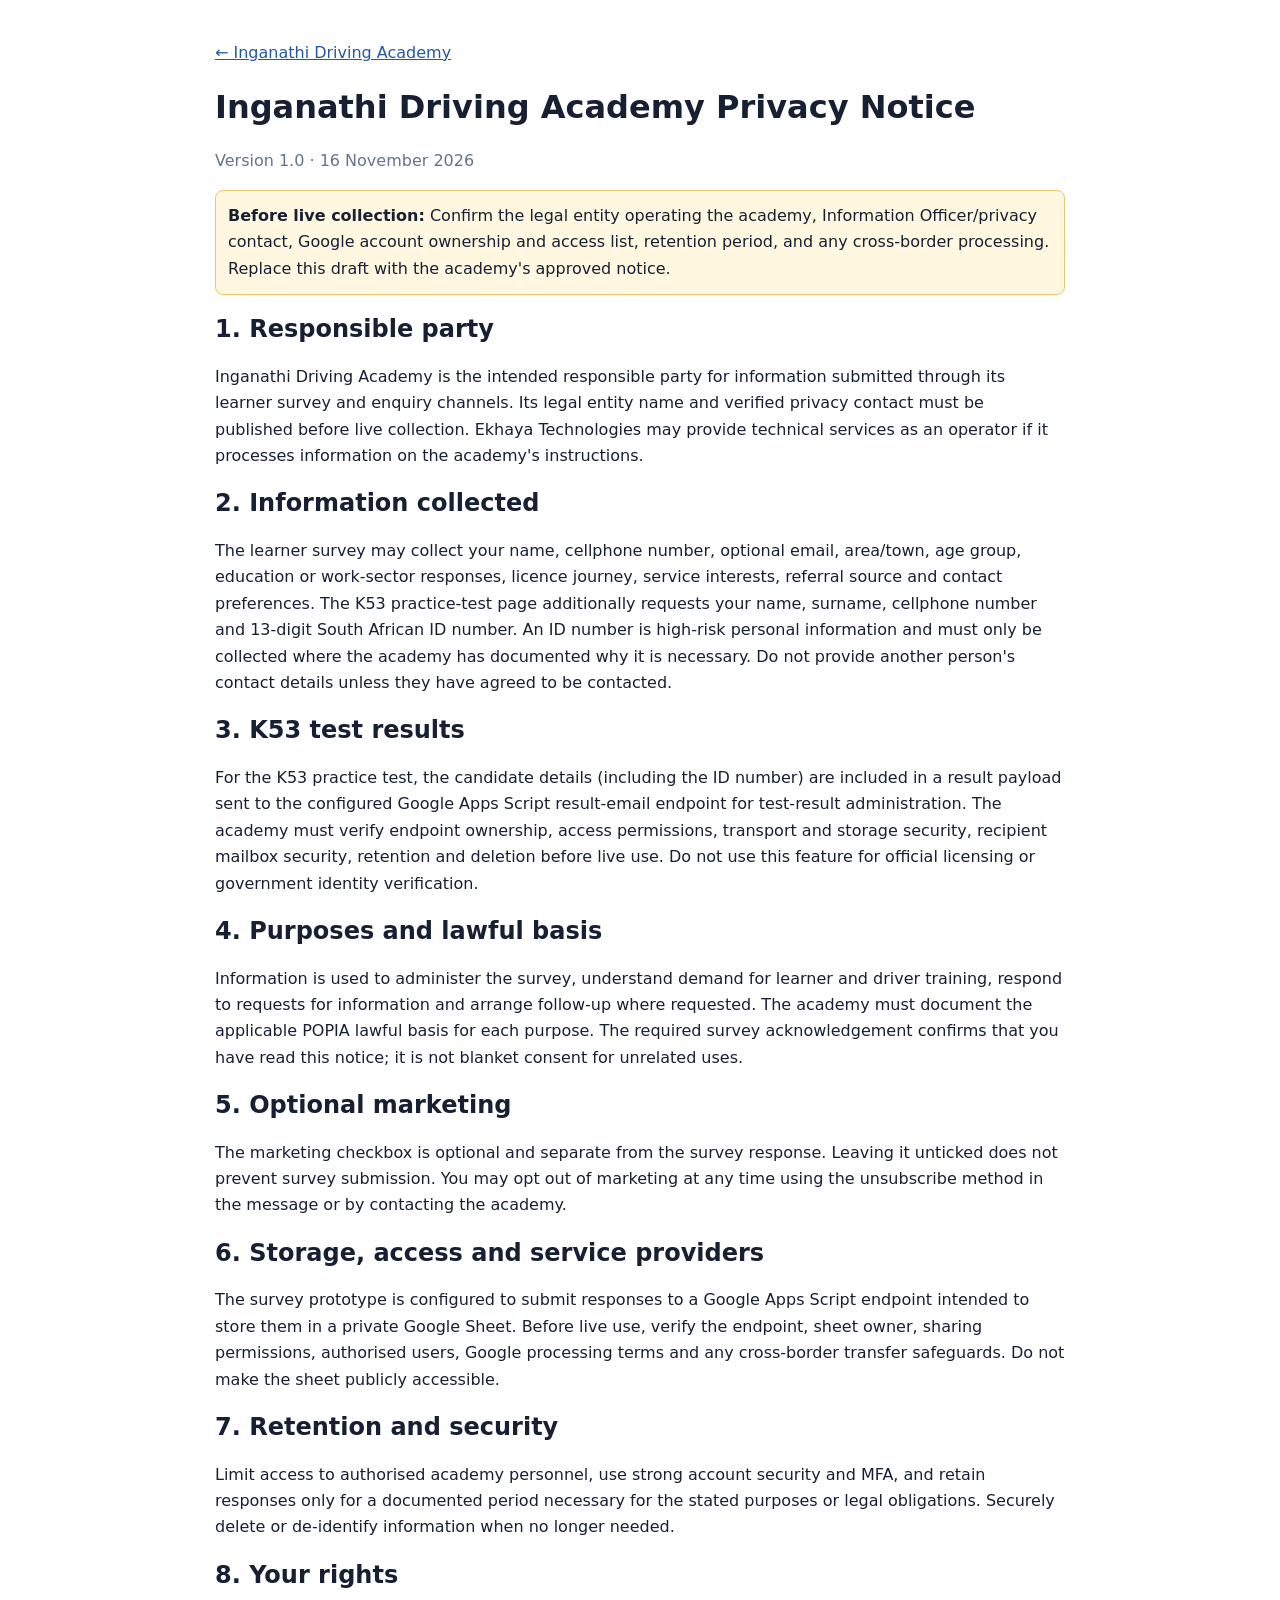
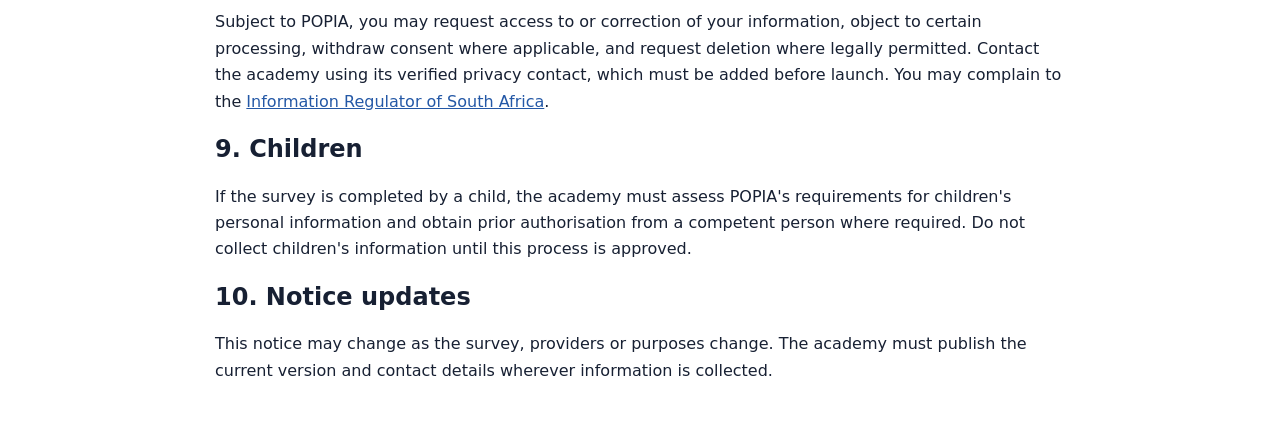
<file: privacy-policy.html>
<!doctype html>
<html lang="en-ZA"><head><meta charset="utf-8"><meta name="viewport" content="width=device-width,initial-scale=1"><title>Privacy Notice | Inganathi Driving Academy</title><style>body{font:16px/1.65 system-ui,sans-serif;max-width:850px;margin:40px auto;padding:0 20px;color:#172033}h1,h2{line-height:1.2}.muted{color:#64748b}.draft{padding:12px;background:#fff7df;border:1px solid #e8c86c;border-radius:8px}a{color:#2458a6}</style></head><body>
<p><a href="./index.html">← Inganathi Driving Academy</a></p><h1>Inganathi Driving Academy Privacy Notice</h1><p class="muted">Version 1.0 · 16 November 2026</p>
<p class="draft"><strong>Before live collection:</strong> Confirm the legal entity operating the academy, Information Officer/privacy contact, Google account ownership and access list, retention period, and any cross-border processing. Replace this draft with the academy's approved notice.</p>
<h2>1. Responsible party</h2><p>Inganathi Driving Academy is the intended responsible party for information submitted through its learner survey and enquiry channels. Its legal entity name and verified privacy contact must be published before live collection. Ekhaya Technologies may provide technical services as an operator if it processes information on the academy's instructions.</p>
<h2>2. Information collected</h2><p>The learner survey may collect your name, cellphone number, optional email, area/town, age group, education or work-sector responses, licence journey, service interests, referral source and contact preferences. The K53 practice-test page additionally requests your name, surname, cellphone number and 13-digit South African ID number. An ID number is high-risk personal information and must only be collected where the academy has documented why it is necessary. Do not provide another person's contact details unless they have agreed to be contacted.</p>
<h2>3. K53 test results</h2><p>For the K53 practice test, the candidate details (including the ID number) are included in a result payload sent to the configured Google Apps Script result-email endpoint for test-result administration. The academy must verify endpoint ownership, access permissions, transport and storage security, recipient mailbox security, retention and deletion before live use. Do not use this feature for official licensing or government identity verification.</p>
<h2>4. Purposes and lawful basis</h2><p>Information is used to administer the survey, understand demand for learner and driver training, respond to requests for information and arrange follow-up where requested. The academy must document the applicable POPIA lawful basis for each purpose. The required survey acknowledgement confirms that you have read this notice; it is not blanket consent for unrelated uses.</p>
<h2>5. Optional marketing</h2><p>The marketing checkbox is optional and separate from the survey response. Leaving it unticked does not prevent survey submission. You may opt out of marketing at any time using the unsubscribe method in the message or by contacting the academy.</p>
<h2>6. Storage, access and service providers</h2><p>The survey prototype is configured to submit responses to a Google Apps Script endpoint intended to store them in a private Google Sheet. Before live use, verify the endpoint, sheet owner, sharing permissions, authorised users, Google processing terms and any cross-border transfer safeguards. Do not make the sheet publicly accessible.</p>
<h2>7. Retention and security</h2><p>Limit access to authorised academy personnel, use strong account security and MFA, and retain responses only for a documented period necessary for the stated purposes or legal obligations. Securely delete or de-identify information when no longer needed.</p>
<h2>8. Your rights</h2><p>Subject to POPIA, you may request access to or correction of your information, object to certain processing, withdraw consent where applicable, and request deletion where legally permitted. Contact the academy using its verified privacy contact, which must be added before launch. You may complain to the <a href="https://inforegulator.org.za/">Information Regulator of South Africa</a>.</p>
<h2>9. Children</h2><p>If the survey is completed by a child, the academy must assess POPIA's requirements for children's personal information and obtain prior authorisation from a competent person where required. Do not collect children's information until this process is approved.</p>
<h2>10. Notice updates</h2><p>This notice may change as the survey, providers or purposes change. The academy must publish the current version and contact details wherever information is collected.</p>
</body></html>
</file>
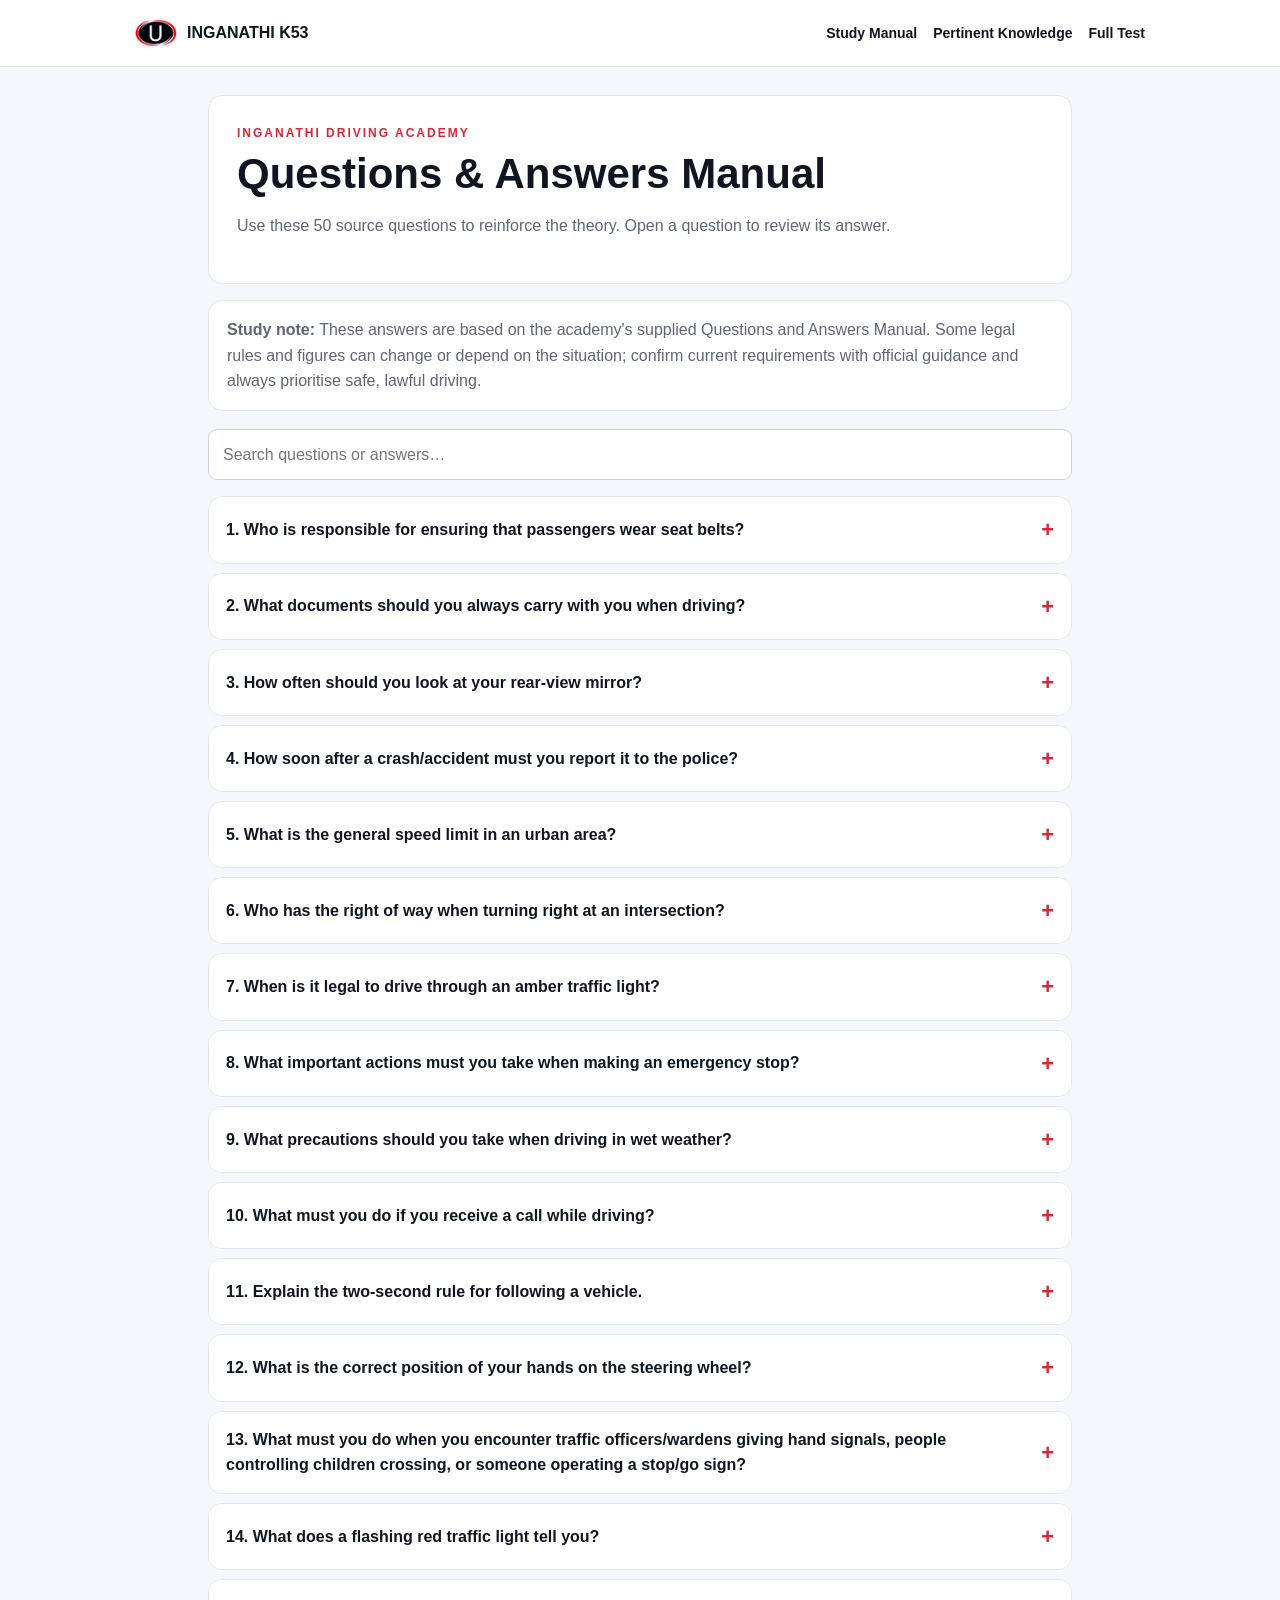
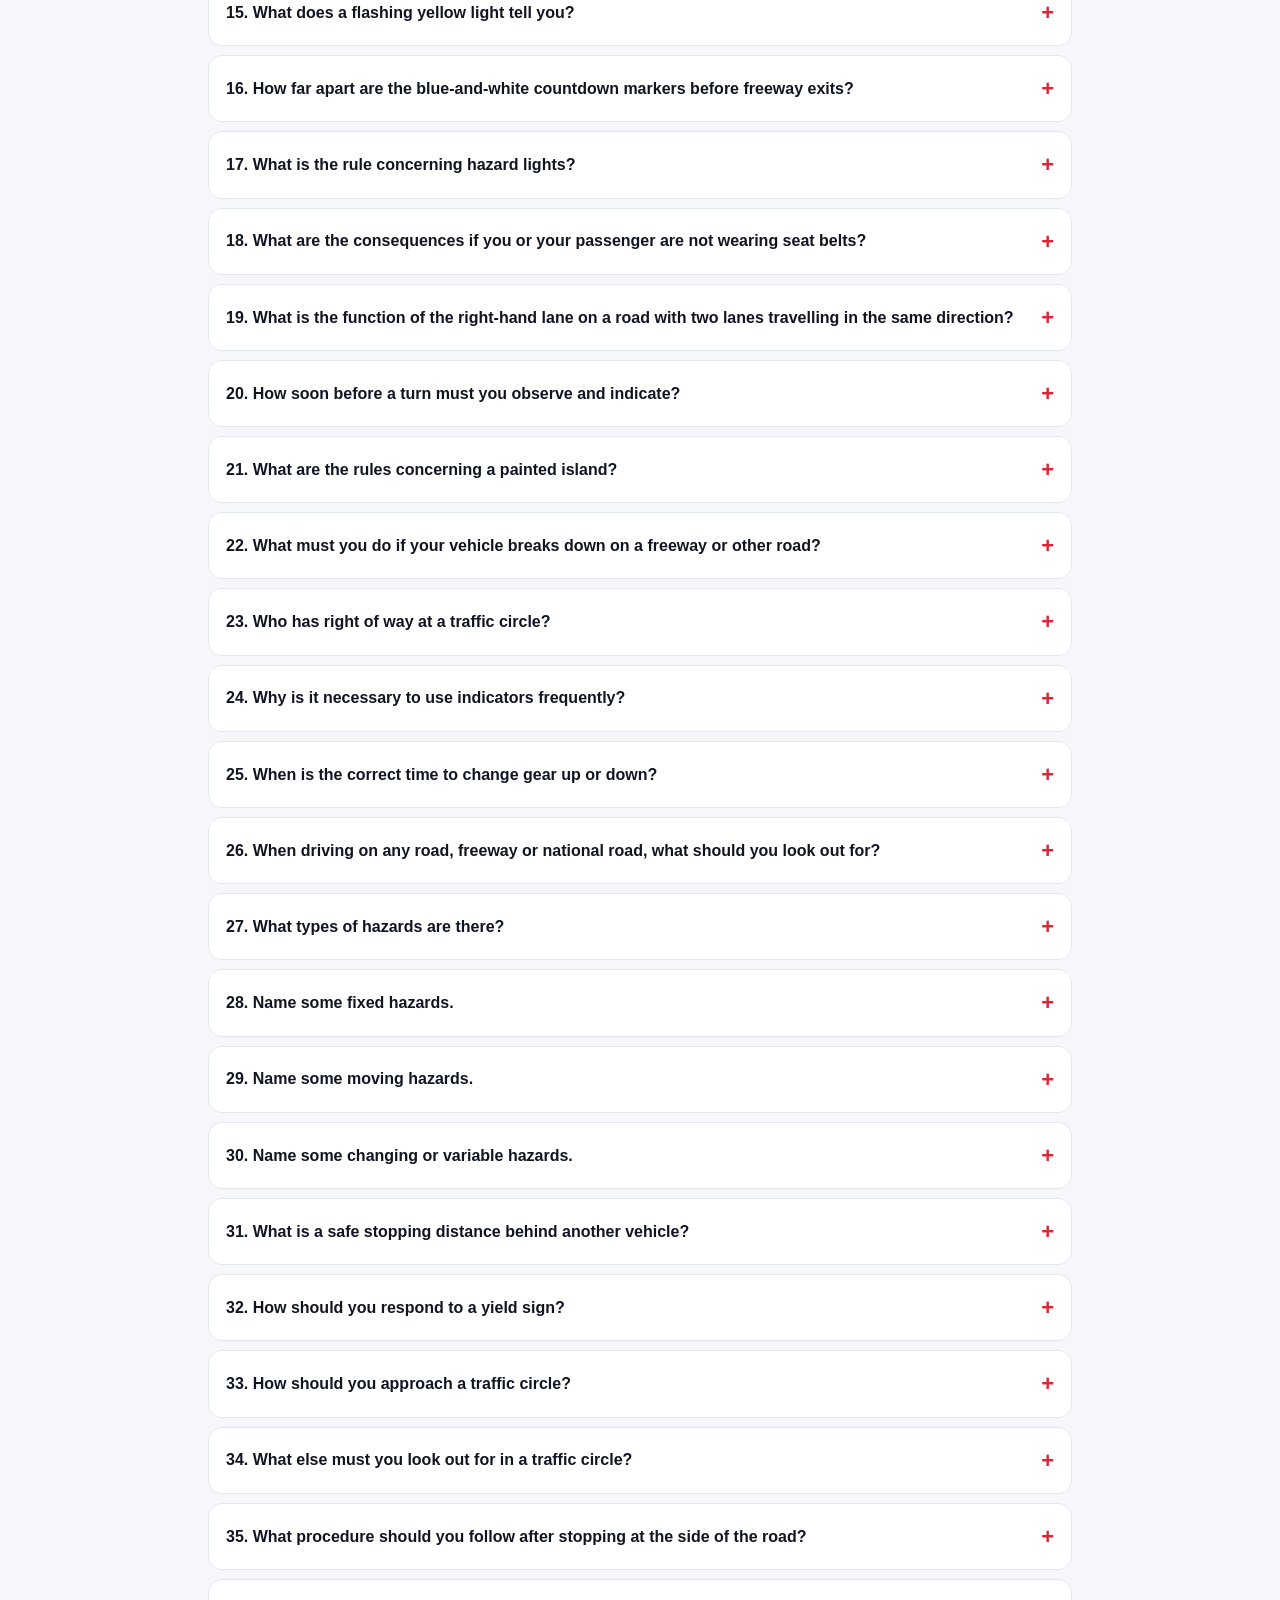
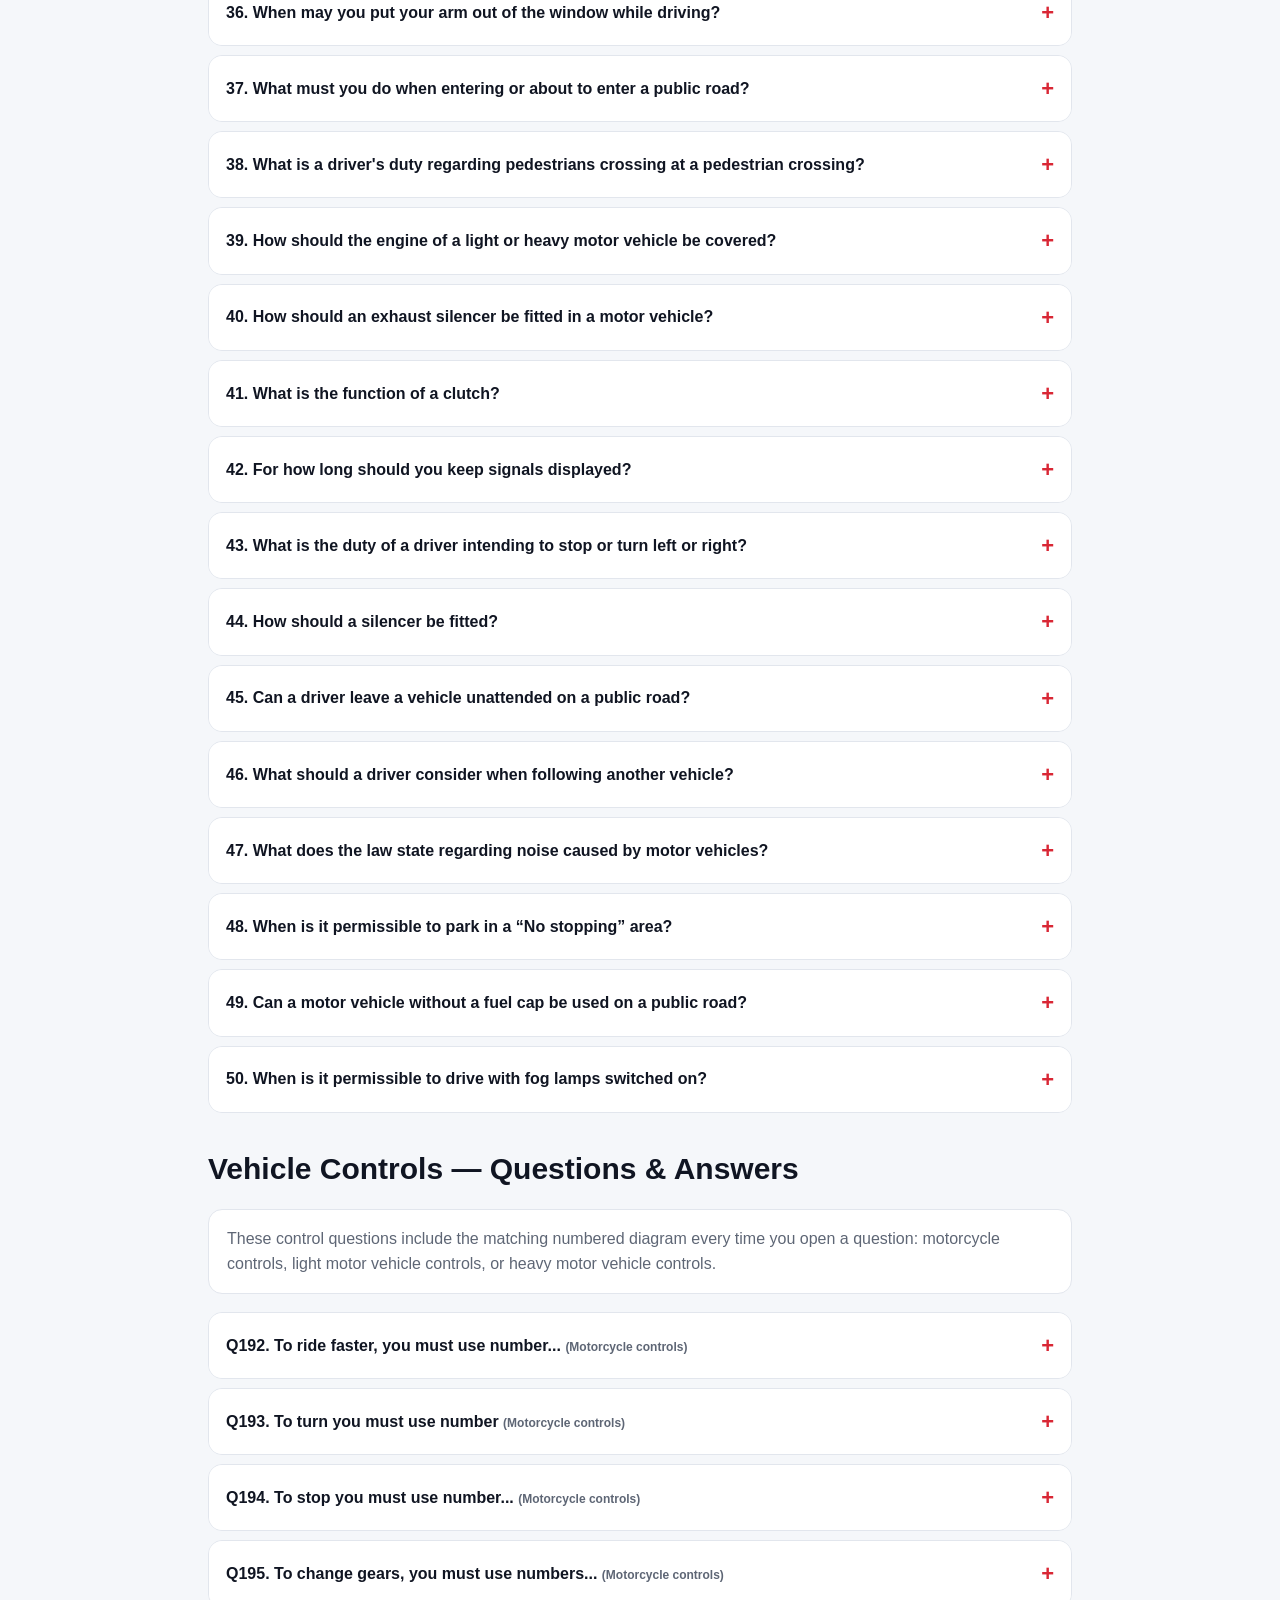
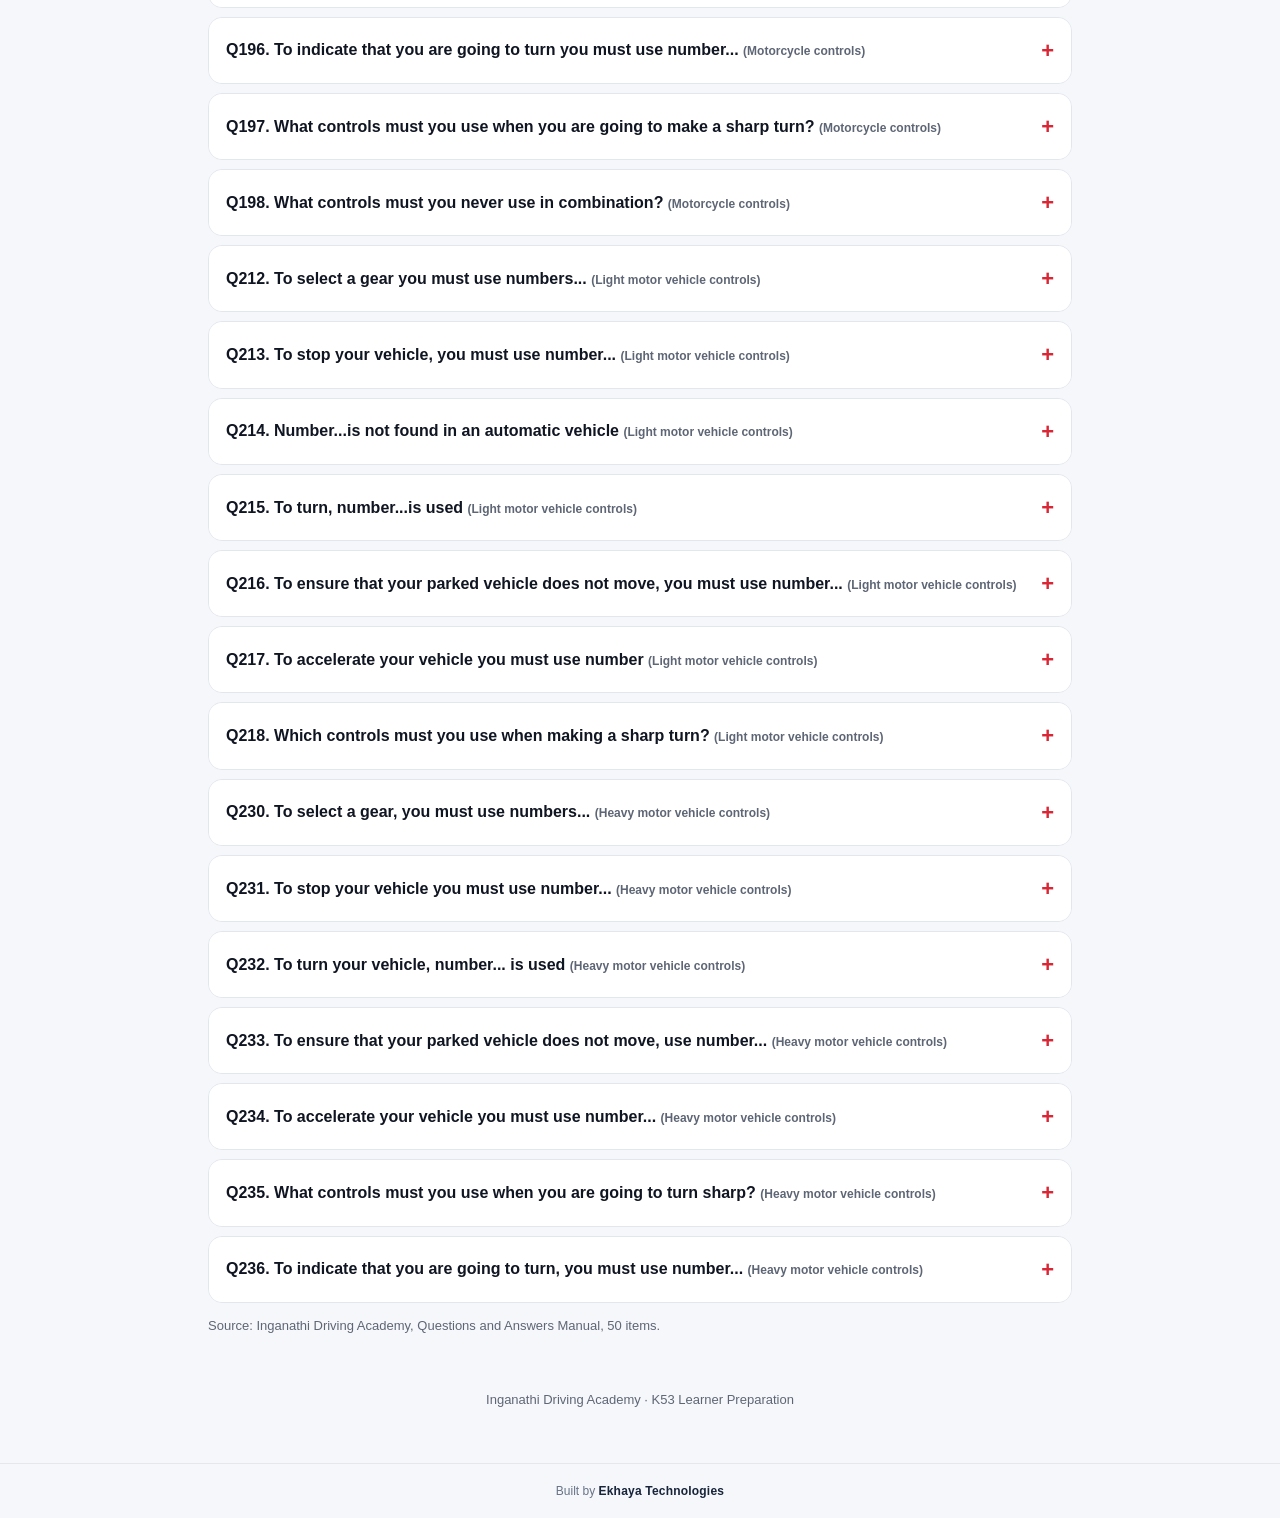
<file: questions-and-answers.html>
<!doctype html>
<html lang="en"><head><meta charset="utf-8"><meta name="viewport" content="width=device-width,initial-scale=1"><meta name="description" content="Inganathi Driving Academy Questions and Answers Manual."><title>Questions & Answers | Inganathi Driving Academy</title>
<style>
:root{--ink:#101522;--red:#d92735;--muted:#5e6675;--line:#e2e6ed;--paper:#f5f7fa}*{box-sizing:border-box}body{margin:0;background:var(--paper);color:var(--ink);font:16px/1.6 Arial,sans-serif}header{background:#fff;border-bottom:1px solid var(--line);position:sticky;top:0;z-index:2}.nav{max-width:1050px;margin:auto;padding:12px 20px;display:flex;align-items:center;justify-content:space-between;gap:16px}.brand{display:flex;align-items:center;gap:10px;text-decoration:none;color:var(--ink);font-weight:800}.brand img{width:42px;height:42px;object-fit:contain}.navlinks{display:flex;gap:16px;flex-wrap:wrap}.navlinks a{color:var(--ink);text-decoration:none;font-weight:700;font-size:14px}.wrap{max-width:900px;margin:28px auto;padding:0 18px}.hero,.intro,.qa{background:white;border:1px solid var(--line);border-radius:14px}.hero{padding:28px;margin-bottom:16px}.eyebrow{font-size:12px;letter-spacing:2px;color:var(--red);font-weight:800}.hero h1{font-size:clamp(28px,5vw,42px);line-height:1.1;margin:8px 0}.hero p,.intro{color:var(--muted)}.intro{padding:16px 18px;margin-bottom:18px}.tools{display:flex;gap:10px;margin-bottom:16px}.tools input{width:100%;padding:12px 14px;border:1px solid #cbd2dd;border-radius:9px;font:inherit}.qa{margin-bottom:9px;overflow:hidden}.q{width:100%;display:flex;align-items:center;justify-content:space-between;gap:15px;text-align:left;padding:15px 17px;border:0;background:#fff;font:inherit;font-weight:700;color:var(--ink);cursor:pointer}.plus{color:var(--red);font-size:22px}.answer{display:none;border-top:1px solid var(--line);padding:5px 18px 13px;color:#303949}.qa.open .answer{display:block}.qa.open .plus{transform:rotate(45deg)}.note{font-size:13px;color:var(--muted)}footer{text-align:center;padding:25px;color:var(--muted);font-size:13px}@media(max-width:600px){.nav{align-items:flex-start;flex-direction:column}.hero{padding:22px}}
.control-answer-image{display:block;width:100%;max-width:560px;max-height:440px;object-fit:contain;background:#fff;border:1px solid #d8dee8;border-radius:10px;padding:8px;margin:14px 0}.control-qa small{display:inline-block;color:var(--muted);font-weight:600;font-size:12px}.control-qa .answer{padding-top:14px}#control-questions{margin-top:32px}#control-questions h2{font-size:clamp(23px,4vw,30px);margin-bottom:8px}@media(max-width:600px){.control-answer-image{max-height:300px}}</style></head><body><header><div class="nav"><a class="brand" href="manual.html"><img src="inganathi-logo.jpeg" alt="Inganathi logo"><span>INGANATHI K53</span></a><div class="navlinks"><a href="manual.html">Study Manual</a><a href="pertinent-knowledge.html">Pertinent Knowledge</a><a href="index.html#test">Full Test</a></div></div></header>
<main class="wrap"><section class="hero"><div class="eyebrow">INGANATHI DRIVING ACADEMY</div><h1>Questions & Answers Manual</h1><p>Use these 50 source questions to reinforce the theory. Open a question to review its answer.</p></section>
<div class="intro"><strong>Study note:</strong> These answers are based on the academy's supplied Questions and Answers Manual. Some legal rules and figures can change or depend on the situation; confirm current requirements with official guidance and always prioritise safe, lawful driving.</div>
<div class="tools"><input id="search" type="search" placeholder="Search questions or answers…" aria-label="Search questions and answers"></div><div id="list"><article class="qa"><button class="q" aria-expanded="false" onclick="toggleAnswer(this)"><span><b>1.</b> Who is responsible for ensuring that passengers wear seat belts?</span><span class="plus">+</span></button><div class="answer"><p>It is the driver’s responsibility for children under 14 years of age; adults are responsible for themselves.</p></div></article>
<article class="qa"><button class="q" aria-expanded="false" onclick="toggleAnswer(this)"><span><b>2.</b> What documents should you always carry with you when driving?</span><span class="plus">+</span></button><div class="answer"><p>You should always carry your driver’s licence and your learner’s licence if you are still a learner driver.</p></div></article>
<article class="qa"><button class="q" aria-expanded="false" onclick="toggleAnswer(this)"><span><b>3.</b> How often should you look at your rear-view mirror?</span><span class="plus">+</span></button><div class="answer"><p>At least every 2–8 seconds.</p></div></article>
<article class="qa"><button class="q" aria-expanded="false" onclick="toggleAnswer(this)"><span><b>4.</b> How soon after a crash/accident must you report it to the police?</span><span class="plus">+</span></button><div class="answer"><p>Within 24 hours. If there have been injuries, do not move the vehicles until the police/traffic officers have instructed you to do so.</p></div></article>
<article class="qa"><button class="q" aria-expanded="false" onclick="toggleAnswer(this)"><span><b>5.</b> What is the general speed limit in an urban area?</span><span class="plus">+</span></button><div class="answer"><p>60 km/h.</p></div></article>
<article class="qa"><button class="q" aria-expanded="false" onclick="toggleAnswer(this)"><span><b>6.</b> Who has the right of way when turning right at an intersection?</span><span class="plus">+</span></button><div class="answer"><p>All approaching vehicles, including bicycles and motorcycles, and any pedestrians on the intersection.</p></div></article>
<article class="qa"><button class="q" aria-expanded="false" onclick="toggleAnswer(this)"><span><b>7.</b> When is it legal to drive through an amber traffic light?</span><span class="plus">+</span></button><div class="answer"><p>If there is no time to stop before the line, if it is unsafe behind you, or if your vehicle is already over the line.</p></div></article>
<article class="qa"><button class="q" aria-expanded="false" onclick="toggleAnswer(this)"><span><b>8.</b> What important actions must you take when making an emergency stop?</span><span class="plus">+</span></button><div class="answer"><p>Keep both hands firmly on the steering wheel. Check behind you. Brake hard but gradually without locking the wheels. Do not pull the parking brake until the vehicle has come to a complete stop.</p></div></article>
<article class="qa"><button class="q" aria-expanded="false" onclick="toggleAnswer(this)"><span><b>9.</b> What precautions should you take when driving in wet weather?</span><span class="plus">+</span></button><div class="answer"><p>Drive at a slower speed and increase the following distance between your vehicle and the vehicle in front.</p></div></article>
<article class="qa"><button class="q" aria-expanded="false" onclick="toggleAnswer(this)"><span><b>10.</b> What must you do if you receive a call while driving?</span><span class="plus">+</span></button><div class="answer"><p>Pull off the road where it is safe and legal to do so and stop to answer. Even hands-free calls can distract you; ideally, do not make or take calls while driving.</p></div></article>
<article class="qa"><button class="q" aria-expanded="false" onclick="toggleAnswer(this)"><span><b>11.</b> Explain the two-second rule for following a vehicle.</span><span class="plus">+</span></button><div class="answer"><p>Wait until the vehicle ahead passes a fixed point. Count “1001, 1002”. If the front of your vehicle reaches that point before you finish counting, you are following too closely.</p></div></article>
<article class="qa"><button class="q" aria-expanded="false" onclick="toggleAnswer(this)"><span><b>12.</b> What is the correct position of your hands on the steering wheel?</span><span class="plus">+</span></button><div class="answer"><p>Keep both hands on the wheel as far as possible, at either the “quarter to three” or “ten to two” position.</p></div></article>
<article class="qa"><button class="q" aria-expanded="false" onclick="toggleAnswer(this)"><span><b>13.</b> What must you do when you encounter traffic officers/wardens giving hand signals, people controlling children crossing, or someone operating a stop/go sign?</span><span class="plus">+</span></button><div class="answer"><p>Give their directions authority over other road signs or signals at that point.</p></div></article>
<article class="qa"><button class="q" aria-expanded="false" onclick="toggleAnswer(this)"><span><b>14.</b> What does a flashing red traffic light tell you?</span><span class="plus">+</span></button><div class="answer"><p>Treat the intersection as a four-way stop. Proceed only when safe and when there is no danger to pedestrians.</p></div></article>
<article class="qa"><button class="q" aria-expanded="false" onclick="toggleAnswer(this)"><span><b>15.</b> What does a flashing yellow light tell you?</span><span class="plus">+</span></button><div class="answer"><p>Proceed slowly and cautiously, and yield to pedestrians crossing the road.</p></div></article>
<article class="qa"><button class="q" aria-expanded="false" onclick="toggleAnswer(this)"><span><b>16.</b> How far apart are the blue-and-white countdown markers before freeway exits?</span><span class="plus">+</span></button><div class="answer"><p>They are 100 m apart, starting 300 m from the exit.</p></div></article>
<article class="qa"><button class="q" aria-expanded="false" onclick="toggleAnswer(this)"><span><b>17.</b> What is the rule concerning hazard lights?</span><span class="plus">+</span></button><div class="answer"><p>Use them to draw attention to a road hazard, such as when a vehicle breaks down and is stationary or during another emergency when warning others of danger.</p></div></article>
<article class="qa"><button class="q" aria-expanded="false" onclick="toggleAnswer(this)"><span><b>18.</b> What are the consequences if you or your passenger are not wearing seat belts?</span><span class="plus">+</span></button><div class="answer"><p>You may be fined/charged.</p></div></article>
<article class="qa"><button class="q" aria-expanded="false" onclick="toggleAnswer(this)"><span><b>19.</b> What is the function of the right-hand lane on a road with two lanes travelling in the same direction?</span><span class="plus">+</span></button><div class="answer"><p>It is for faster-moving vehicles wishing to overtake or for vehicles turning right, subject to road signs and markings.</p></div></article>
<article class="qa"><button class="q" aria-expanded="false" onclick="toggleAnswer(this)"><span><b>20.</b> How soon before a turn must you observe and indicate?</span><span class="plus">+</span></button><div class="answer"><p>At a distance that safely communicates your intention to all road users. This varies with circumstances; indicate early and move slowly.</p></div></article>
<article class="qa"><button class="q" aria-expanded="false" onclick="toggleAnswer(this)"><span><b>21.</b> What are the rules concerning a painted island?</span><span class="plus">+</span></button><div class="answer"><p>Do not cross or stop on the painted lines except in an emergency; treat the island like a solid island.</p></div></article>
<article class="qa"><button class="q" aria-expanded="false" onclick="toggleAnswer(this)"><span><b>22.</b> What must you do if your vehicle breaks down on a freeway or other road?</span><span class="plus">+</span></button><div class="answer"><p>Switch on emergency lights immediately and try to move the vehicle as far off the road as possible. Do not let passengers wander around on a freeway or national road.</p></div></article>
<article class="qa"><button class="q" aria-expanded="false" onclick="toggleAnswer(this)"><span><b>23.</b> Who has right of way at a traffic circle?</span><span class="plus">+</span></button><div class="answer"><p>Vehicles already in the circle or those approaching from the right, as described in this study material.</p></div></article>
<article class="qa"><button class="q" aria-expanded="false" onclick="toggleAnswer(this)"><span><b>24.</b> Why is it necessary to use indicators frequently?</span><span class="plus">+</span></button><div class="answer"><p>So pedestrians and other road users can anticipate your movements.</p></div></article>
<article class="qa"><button class="q" aria-expanded="false" onclick="toggleAnswer(this)"><span><b>25.</b> When is the correct time to change gear up or down?</span><span class="plus">+</span></button><div class="answer"><p>Avoid staying in low gears too long. Change gear when the engine labours, but not so early that it becomes sluggish. On a steep decline, changing down can use engine compression to help slow the vehicle.</p></div></article>
<article class="qa"><button class="q" aria-expanded="false" onclick="toggleAnswer(this)"><span><b>26.</b> When driving on any road, freeway or national road, what should you look out for?</span><span class="plus">+</span></button><div class="answer"><p>Stationary or moving hazards.</p></div></article>
<article class="qa"><button class="q" aria-expanded="false" onclick="toggleAnswer(this)"><span><b>27.</b> What types of hazards are there?</span><span class="plus">+</span></button><div class="answer"><p>Fixed hazards, moving hazards, and changing or variable hazards.</p></div></article>
<article class="qa"><button class="q" aria-expanded="false" onclick="toggleAnswer(this)"><span><b>28.</b> Name some fixed hazards.</span><span class="plus">+</span></button><div class="answer"><p>Bends, corners, traffic circles, bridges, crossroads, T-junctions, hills and rises, road signs, trees, traffic lights and poles.</p></div></article>
<article class="qa"><button class="q" aria-expanded="false" onclick="toggleAnswer(this)"><span><b>29.</b> Name some moving hazards.</span><span class="plus">+</span></button><div class="answer"><p>Vehicles, people and animals.</p></div></article>
<article class="qa"><button class="q" aria-expanded="false" onclick="toggleAnswer(this)"><span><b>30.</b> Name some changing or variable hazards.</span><span class="plus">+</span></button><div class="answer"><p>Weather and the surface of the road.</p></div></article>
<article class="qa"><button class="q" aria-expanded="false" onclick="toggleAnswer(this)"><span><b>31.</b> What is a safe stopping distance behind another vehicle?</span><span class="plus">+</span></button><div class="answer"><p>The source manual says approximately 4 metres or one vehicle length; in practice, use a safe time gap and increase it with speed or poor conditions.</p></div></article>
<article class="qa"><button class="q" aria-expanded="false" onclick="toggleAnswer(this)"><span><b>32.</b> How should you respond to a yield sign?</span><span class="plus">+</span></button><div class="answer"><p>Slow down and change to a lower gear, look right, left and right again, check ahead for oncoming traffic and check your rear-view mirror. Proceed if safe.</p></div></article>
<article class="qa"><button class="q" aria-expanded="false" onclick="toggleAnswer(this)"><span><b>33.</b> How should you approach a traffic circle?</span><span class="plus">+</span></button><div class="answer"><p>Yield to vehicles already in the circle and those approaching from the right. Observe mirrors and blind spots before entering. Before exiting, observe to the left, indicate left and check the blind spot.</p></div></article>
<article class="qa"><button class="q" aria-expanded="false" onclick="toggleAnswer(this)"><span><b>34.</b> What else must you look out for in a traffic circle?</span><span class="plus">+</span></button><div class="answer"><p>More than one lane, barrier lines and lane arrows that indicate direction.</p></div></article>
<article class="qa"><button class="q" aria-expanded="false" onclick="toggleAnswer(this)"><span><b>35.</b> What procedure should you follow after stopping at the side of the road?</span><span class="plus">+</span></button><div class="answer"><p>Engage the parking brake, put the gear in neutral, then relax your feet on the floor.</p></div></article>
<article class="qa"><button class="q" aria-expanded="false" onclick="toggleAnswer(this)"><span><b>36.</b> When may you put your arm out of the window while driving?</span><span class="plus">+</span></button><div class="answer"><p>Only to give legal hand signals.</p></div></article>
<article class="qa"><button class="q" aria-expanded="false" onclick="toggleAnswer(this)"><span><b>37.</b> What must you do when entering or about to enter a public road?</span><span class="plus">+</span></button><div class="answer"><p>Follow the K53 observation procedure and ensure the road is clear for a sufficient distance so you can enter without obstructing traffic.</p></div></article>
<article class="qa"><button class="q" aria-expanded="false" onclick="toggleAnswer(this)"><span><b>38.</b> What is a driver's duty regarding pedestrians crossing at a pedestrian crossing?</span><span class="plus">+</span></button><div class="answer"><p>Yield right of way to a pedestrian crossing the roadway within a pedestrian crossing.</p></div></article>
<article class="qa"><button class="q" aria-expanded="false" onclick="toggleAnswer(this)"><span><b>39.</b> How should the engine of a light or heavy motor vehicle be covered?</span><span class="plus">+</span></button><div class="answer"><p>It should be covered in a manner that it is not a source of danger.</p></div></article>
<article class="qa"><button class="q" aria-expanded="false" onclick="toggleAnswer(this)"><span><b>40.</b> How should an exhaust silencer be fitted in a motor vehicle?</span><span class="plus">+</span></button><div class="answer"><p>It must be fitted so exhaust gas from the engine is emitted through it.</p></div></article>
<article class="qa"><button class="q" aria-expanded="false" onclick="toggleAnswer(this)"><span><b>41.</b> What is the function of a clutch?</span><span class="plus">+</span></button><div class="answer"><p>To disconnect the engine from the transmission/gearbox.</p></div></article>
<article class="qa"><button class="q" aria-expanded="false" onclick="toggleAnswer(this)"><span><b>42.</b> For how long should you keep signals displayed?</span><span class="plus">+</span></button><div class="answer"><p>For a sufficient duration to warn other road users of your intentions.</p></div></article>
<article class="qa"><button class="q" aria-expanded="false" onclick="toggleAnswer(this)"><span><b>43.</b> What is the duty of a driver intending to stop or turn left or right?</span><span class="plus">+</span></button><div class="answer"><p>Give a conspicuous signal well in advance, clearly visible to other road users from all directions.</p></div></article>
<article class="qa"><button class="q" aria-expanded="false" onclick="toggleAnswer(this)"><span><b>44.</b> How should a silencer be fitted?</span><span class="plus">+</span></button><div class="answer"><p>So that it restricts engine noise to an acceptable level.</p></div></article>
<article class="qa"><button class="q" aria-expanded="false" onclick="toggleAnswer(this)"><span><b>45.</b> Can a driver leave a vehicle unattended on a public road?</span><span class="plus">+</span></button><div class="answer"><p>The source manual says yes, but only if the service brake has been applied to prevent movement. Check the current legal requirements and never leave a running vehicle unattended.</p></div></article>
<article class="qa"><button class="q" aria-expanded="false" onclick="toggleAnswer(this)"><span><b>46.</b> What should a driver consider when following another vehicle?</span><span class="plus">+</span></button><div class="answer"><p>Keep a safe following distance that allows you to stop safely if the vehicle ahead slows or stops.</p></div></article>
<article class="qa"><button class="q" aria-expanded="false" onclick="toggleAnswer(this)"><span><b>47.</b> What does the law state regarding noise caused by motor vehicles?</span><span class="plus">+</span></button><div class="answer"><p>No person may operate a motor vehicle on a public road in a manner that causes excessive noise.</p></div></article>
<article class="qa"><button class="q" aria-expanded="false" onclick="toggleAnswer(this)"><span><b>48.</b> When is it permissible to park in a “No stopping” area?</span><span class="plus">+</span></button><div class="answer"><p>It is not permissible to park where stopping is prohibited.</p></div></article>
<article class="qa"><button class="q" aria-expanded="false" onclick="toggleAnswer(this)"><span><b>49.</b> Can a motor vehicle without a fuel cap be used on a public road?</span><span class="plus">+</span></button><div class="answer"><p>The source manual says no; the fuel tank must be properly fitted with a fuel cap.</p></div></article>
<article class="qa"><button class="q" aria-expanded="false" onclick="toggleAnswer(this)"><span><b>50.</b> When is it permissible to drive with fog lamps switched on?</span><span class="plus">+</span></button><div class="answer"><p>When poor visibility is caused by fog.</p></div></article></div><section id="control-questions"><h2>Vehicle Controls — Questions &amp; Answers</h2><p class="intro">These control questions include the matching numbered diagram every time you open a question: motorcycle controls, light motor vehicle controls, or heavy motor vehicle controls.</p><article class="qa control-qa"><button class="q" aria-expanded="false" onclick="toggleAnswer(this)"><span><b>Q192.</b> To ride faster, you must use number... <small>(Motorcycle controls)</small></span><span class="plus">+</span></button><div class="answer"><img class="control-answer-image" loading="lazy" src="https://luxolog.github.io/inganathi-k53/assets/control-diagrams/motorcycle-controls.jpg" alt="Motorcycle controls numbered control diagram for question 192"><p><strong>Correct answer: B — 5</strong></p><p class="note">Use the numbered motorcycle controls diagram above to identify the control numbers.</p></div></article>
<article class="qa control-qa"><button class="q" aria-expanded="false" onclick="toggleAnswer(this)"><span><b>Q193.</b> To turn you must use number <small>(Motorcycle controls)</small></span><span class="plus">+</span></button><div class="answer"><img class="control-answer-image" loading="lazy" src="https://luxolog.github.io/inganathi-k53/assets/control-diagrams/motorcycle-controls.jpg" alt="Motorcycle controls numbered control diagram for question 193"><p><strong>Correct answer: A — 8</strong></p><p class="note">Use the numbered motorcycle controls diagram above to identify the control numbers.</p></div></article>
<article class="qa control-qa"><button class="q" aria-expanded="false" onclick="toggleAnswer(this)"><span><b>Q194.</b> To stop you must use number... <small>(Motorcycle controls)</small></span><span class="plus">+</span></button><div class="answer"><img class="control-answer-image" loading="lazy" src="https://luxolog.github.io/inganathi-k53/assets/control-diagrams/motorcycle-controls.jpg" alt="Motorcycle controls numbered control diagram for question 194"><p><strong>Correct answer: A — 4 and 7</strong></p><p class="note">Use the numbered motorcycle controls diagram above to identify the control numbers.</p></div></article>
<article class="qa control-qa"><button class="q" aria-expanded="false" onclick="toggleAnswer(this)"><span><b>Q195.</b> To change gears, you must use numbers... <small>(Motorcycle controls)</small></span><span class="plus">+</span></button><div class="answer"><img class="control-answer-image" loading="lazy" src="https://luxolog.github.io/inganathi-k53/assets/control-diagrams/motorcycle-controls.jpg" alt="Motorcycle controls numbered control diagram for question 195"><p><strong>Correct answer: C — 1 and 2</strong></p><p class="note">Use the numbered motorcycle controls diagram above to identify the control numbers.</p></div></article>
<article class="qa control-qa"><button class="q" aria-expanded="false" onclick="toggleAnswer(this)"><span><b>Q196.</b> To indicate that you are going to turn you must use number... <small>(Motorcycle controls)</small></span><span class="plus">+</span></button><div class="answer"><img class="control-answer-image" loading="lazy" src="https://luxolog.github.io/inganathi-k53/assets/control-diagrams/motorcycle-controls.jpg" alt="Motorcycle controls numbered control diagram for question 196"><p><strong>Correct answer: A — 6</strong></p><p class="note">Use the numbered motorcycle controls diagram above to identify the control numbers.</p></div></article>
<article class="qa control-qa"><button class="q" aria-expanded="false" onclick="toggleAnswer(this)"><span><b>Q197.</b> What controls must you use when you are going to make a sharp turn? <small>(Motorcycle controls)</small></span><span class="plus">+</span></button><div class="answer"><img class="control-answer-image" loading="lazy" src="https://luxolog.github.io/inganathi-k53/assets/control-diagrams/motorcycle-controls.jpg" alt="Motorcycle controls numbered control diagram for question 197"><p><strong>Correct answer: A — 1,3,5,6 and 8 only</strong></p><p class="note">Use the numbered motorcycle controls diagram above to identify the control numbers.</p></div></article>
<article class="qa control-qa"><button class="q" aria-expanded="false" onclick="toggleAnswer(this)"><span><b>Q198.</b> What controls must you never use in combination? <small>(Motorcycle controls)</small></span><span class="plus">+</span></button><div class="answer"><img class="control-answer-image" loading="lazy" src="https://luxolog.github.io/inganathi-k53/assets/control-diagrams/motorcycle-controls.jpg" alt="Motorcycle controls numbered control diagram for question 198"><p><strong>Correct answer: C — 4 and 7</strong></p><p class="note">Use the numbered motorcycle controls diagram above to identify the control numbers.</p></div></article>
<article class="qa control-qa"><button class="q" aria-expanded="false" onclick="toggleAnswer(this)"><span><b>Q212.</b> To select a gear you must use numbers... <small>(Light motor vehicle controls)</small></span><span class="plus">+</span></button><div class="answer"><img class="control-answer-image" loading="lazy" src="https://luxolog.github.io/inganathi-k53/assets/control-diagrams/light-motor-controls-212.jpg" alt="Light motor vehicle controls numbered control diagram for question 212"><p><strong>Correct answer: C — 6 &amp; 8</strong></p><p class="note">Use the numbered light motor vehicle controls diagram above to identify the control numbers.</p></div></article>
<article class="qa control-qa"><button class="q" aria-expanded="false" onclick="toggleAnswer(this)"><span><b>Q213.</b> To stop your vehicle, you must use number... <small>(Light motor vehicle controls)</small></span><span class="plus">+</span></button><div class="answer"><img class="control-answer-image" loading="lazy" src="https://luxolog.github.io/inganathi-k53/assets/control-diagrams/light-motor-controls-212.jpg" alt="Light motor vehicle controls numbered control diagram for question 213"><p><strong>Correct answer: A — 9</strong></p><p class="note">Use the numbered light motor vehicle controls diagram above to identify the control numbers.</p></div></article>
<article class="qa control-qa"><button class="q" aria-expanded="false" onclick="toggleAnswer(this)"><span><b>Q214.</b> Number...is not found in an automatic vehicle <small>(Light motor vehicle controls)</small></span><span class="plus">+</span></button><div class="answer"><img class="control-answer-image" loading="lazy" src="https://luxolog.github.io/inganathi-k53/assets/control-diagrams/light-motor-controls-212.jpg" alt="Light motor vehicle controls numbered control diagram for question 214"><p><strong>Correct answer: C — 8</strong></p><p class="note">Use the numbered light motor vehicle controls diagram above to identify the control numbers.</p></div></article>
<article class="qa control-qa"><button class="q" aria-expanded="false" onclick="toggleAnswer(this)"><span><b>Q215.</b> To turn, number...is used <small>(Light motor vehicle controls)</small></span><span class="plus">+</span></button><div class="answer"><img class="control-answer-image" loading="lazy" src="https://luxolog.github.io/inganathi-k53/assets/control-diagrams/light-motor-controls-212.jpg" alt="Light motor vehicle controls numbered control diagram for question 215"><p><strong>Correct answer: A — 4</strong></p><p class="note">Use the numbered light motor vehicle controls diagram above to identify the control numbers.</p></div></article>
<article class="qa control-qa"><button class="q" aria-expanded="false" onclick="toggleAnswer(this)"><span><b>Q216.</b> To ensure that your parked vehicle does not move, you must use number... <small>(Light motor vehicle controls)</small></span><span class="plus">+</span></button><div class="answer"><img class="control-answer-image" loading="lazy" src="https://luxolog.github.io/inganathi-k53/assets/control-diagrams/light-motor-controls-212.jpg" alt="Light motor vehicle controls numbered control diagram for question 216"><p><strong>Correct answer: A — 7</strong></p><p class="note">Use the numbered light motor vehicle controls diagram above to identify the control numbers.</p></div></article>
<article class="qa control-qa"><button class="q" aria-expanded="false" onclick="toggleAnswer(this)"><span><b>Q217.</b> To accelerate your vehicle you must use number <small>(Light motor vehicle controls)</small></span><span class="plus">+</span></button><div class="answer"><img class="control-answer-image" loading="lazy" src="https://luxolog.github.io/inganathi-k53/assets/control-diagrams/light-motor-controls-212.jpg" alt="Light motor vehicle controls numbered control diagram for question 217"><p><strong>Correct answer: C — 10</strong></p><p class="note">Use the numbered light motor vehicle controls diagram above to identify the control numbers.</p></div></article>
<article class="qa control-qa"><button class="q" aria-expanded="false" onclick="toggleAnswer(this)"><span><b>Q218.</b> Which controls must you use when making a sharp turn? <small>(Light motor vehicle controls)</small></span><span class="plus">+</span></button><div class="answer"><img class="control-answer-image" loading="lazy" src="https://luxolog.github.io/inganathi-k53/assets/control-diagrams/light-motor-controls-212.jpg" alt="Light motor vehicle controls numbered control diagram for question 218"><p><strong>Correct answer: C — 1,3,4,5,6,8,9 and 10 only</strong></p><p class="note">Use the numbered light motor vehicle controls diagram above to identify the control numbers.</p></div></article>
<article class="qa control-qa"><button class="q" aria-expanded="false" onclick="toggleAnswer(this)"><span><b>Q230.</b> To select a gear, you must use numbers... <small>(Heavy motor vehicle controls)</small></span><span class="plus">+</span></button><div class="answer"><img class="control-answer-image" loading="lazy" src="https://luxolog.github.io/inganathi-k53/assets/control-diagrams/light-motor-controls-230.jpg" alt="Heavy motor vehicle controls numbered control diagram for question 230"><p><strong>Correct answer: C — 6 &amp; 8</strong></p><p class="note">Use the numbered heavy motor vehicle controls diagram above to identify the control numbers.</p></div></article>
<article class="qa control-qa"><button class="q" aria-expanded="false" onclick="toggleAnswer(this)"><span><b>Q231.</b> To stop your vehicle you must use number... <small>(Heavy motor vehicle controls)</small></span><span class="plus">+</span></button><div class="answer"><img class="control-answer-image" loading="lazy" src="https://luxolog.github.io/inganathi-k53/assets/control-diagrams/light-motor-controls-230.jpg" alt="Heavy motor vehicle controls numbered control diagram for question 231"><p><strong>Correct answer: A — 9</strong></p><p class="note">Use the numbered heavy motor vehicle controls diagram above to identify the control numbers.</p></div></article>
<article class="qa control-qa"><button class="q" aria-expanded="false" onclick="toggleAnswer(this)"><span><b>Q232.</b> To turn your vehicle, number... is used <small>(Heavy motor vehicle controls)</small></span><span class="plus">+</span></button><div class="answer"><img class="control-answer-image" loading="lazy" src="https://luxolog.github.io/inganathi-k53/assets/control-diagrams/light-motor-controls-230.jpg" alt="Heavy motor vehicle controls numbered control diagram for question 232"><p><strong>Correct answer: B — 4</strong></p><p class="note">Use the numbered heavy motor vehicle controls diagram above to identify the control numbers.</p></div></article>
<article class="qa control-qa"><button class="q" aria-expanded="false" onclick="toggleAnswer(this)"><span><b>Q233.</b> To ensure that your parked vehicle does not move, use number... <small>(Heavy motor vehicle controls)</small></span><span class="plus">+</span></button><div class="answer"><img class="control-answer-image" loading="lazy" src="https://luxolog.github.io/inganathi-k53/assets/control-diagrams/light-motor-controls-230.jpg" alt="Heavy motor vehicle controls numbered control diagram for question 233"><p><strong>Correct answer: A — 7</strong></p><p class="note">Use the numbered heavy motor vehicle controls diagram above to identify the control numbers.</p></div></article>
<article class="qa control-qa"><button class="q" aria-expanded="false" onclick="toggleAnswer(this)"><span><b>Q234.</b> To accelerate your vehicle you must use number... <small>(Heavy motor vehicle controls)</small></span><span class="plus">+</span></button><div class="answer"><img class="control-answer-image" loading="lazy" src="https://luxolog.github.io/inganathi-k53/assets/control-diagrams/light-motor-controls-230.jpg" alt="Heavy motor vehicle controls numbered control diagram for question 234"><p><strong>Correct answer: C — 10</strong></p><p class="note">Use the numbered heavy motor vehicle controls diagram above to identify the control numbers.</p></div></article>
<article class="qa control-qa"><button class="q" aria-expanded="false" onclick="toggleAnswer(this)"><span><b>Q235.</b> What controls must you use when you are going to turn sharp? <small>(Heavy motor vehicle controls)</small></span><span class="plus">+</span></button><div class="answer"><img class="control-answer-image" loading="lazy" src="https://luxolog.github.io/inganathi-k53/assets/control-diagrams/light-motor-controls-230.jpg" alt="Heavy motor vehicle controls numbered control diagram for question 235"><p><strong>Correct answer: C — 1, 3, 4, 5, 6, 8 and 9 only</strong></p><p class="note">Use the numbered heavy motor vehicle controls diagram above to identify the control numbers.</p></div></article>
<article class="qa control-qa"><button class="q" aria-expanded="false" onclick="toggleAnswer(this)"><span><b>Q236.</b> To indicate that you are going to turn, you must use number... <small>(Heavy motor vehicle controls)</small></span><span class="plus">+</span></button><div class="answer"><img class="control-answer-image" loading="lazy" src="https://luxolog.github.io/inganathi-k53/assets/control-diagrams/light-motor-controls-230.jpg" alt="Heavy motor vehicle controls numbered control diagram for question 236"><p><strong>Correct answer: B — 5</strong></p><p class="note">Use the numbered heavy motor vehicle controls diagram above to identify the control numbers.</p></div></article></section>
<p class="note">Source: Inganathi Driving Academy, Questions and Answers Manual, 50 items.</p></main><footer>Inganathi Driving Academy · K53 Learner Preparation</footer>
<script>function toggleAnswer(button){const card=button.closest(".qa");const open=card.classList.toggle("open");button.setAttribute("aria-expanded",String(open));}document.getElementById("search").addEventListener("input",function(){const term=this.value.trim().toLowerCase();document.querySelectorAll(".qa").forEach(card=>card.style.display=card.textContent.toLowerCase().includes(term)?"":"none")});</script>
<style>
.ekhaya-tech-credit{padding:18px 14px;margin:28px auto 0;text-align:center;font:500 12px/1.5 Arial,sans-serif;color:#687386;border-top:1px solid #e5e7eb}
.ekhaya-tech-credit strong{color:#18243a;letter-spacing:.2px}
</style>
<footer class="ekhaya-tech-credit" aria-label="Website developer credit">Built by <strong>Ekhaya Technologies</strong></footer>

</body>
</html>
</file>
<file: assets/css/dashboard.css>
@import url('https://fonts.googleapis.com/css2?family=DM+Sans:wght@400;500;600;700&family=Playfair+Display:ital,wght@0,500;0,600;1,500;1,600&display=swap');:root{--ink:#17251f;--muted:#718078;--green:#244b3b;--green2:#dce9df;--gold:#c9a96b;--line:#e5eae6;--paper:#f6f8f5;--white:#fff}*{box-sizing:border-box}body{margin:0;background:var(--paper);color:var(--ink);font:14px 'DM Sans',sans-serif}a{color:inherit;text-decoration:none}.preview{min-height:100vh;background:radial-gradient(ellipse at 80% 15%,#e3eee4 0,transparent 35%),#f6f8f5}.preview-wrap{max-width:1080px;margin:auto;padding:36px 32px;min-height:100vh;display:flex;flex-direction:column}.brand{display:flex;align-items:center;gap:12px;color:var(--ink)}.brand-mark{display:grid;place-items:center;width:42px;height:42px;border-radius:12px;background:var(--green);color:#fff;font:600 24px 'Playfair Display',serif}.brand strong{display:block;letter-spacing:2px;font-size:13px}.brand small{display:block;color:var(--muted);font-size:9px;letter-spacing:2.5px;margin-top:3px}.hero{max-width:660px;margin:auto 0;padding:90px 0}.eyebrow{font-size:10px;font-weight:700;letter-spacing:1.7px;color:#8b9a8f}.hero h1{font:500 clamp(48px,7vw,78px)/1.05 'Playfair Display',serif;letter-spacing:-2px;margin:22px 0}.hero h1 em{color:var(--green)}.intro{font-size:17px;line-height:1.8;color:#65736a;max-width:490px}.actions{display:flex;gap:12px;flex-wrap:wrap;margin:32px 0}.btn{display:inline-flex;align-items:center;justify-content:center;padding:13px 18px;border-radius:9px;font-weight:700;font-size:12px;border:1px solid transparent}.btn.primary{background:var(--green);color:white}.btn.secondary{border-color:#d8e0d9;background:white;color:var(--green)}.btn.small{padding:10px 13px}.notice,.demo-note{color:#8a958d;font-size:11px;line-height:1.7}.preview footer{font-size:11px;color:#8a958d}.preview footer span{padding:0 8px;color:var(--gold)}.app-shell{display:flex;min-height:100vh}.sidebar{width:245px;background:#fff;border-right:1px solid var(--line);padding:26px 18px;display:flex;flex-direction:column;flex-shrink:0}.sidebar .brand{padding:0 8px 32px}.nav-label{font-size:9px;letter-spacing:1.5px;color:#9aa49c;font-weight:700;padding:0 10px;margin:0 0 10px}.nav{padding:12px 13px;border-radius:8px;color:#6c7a71;font-size:12px;margin:2px 0}.nav.active{background:#eaf1eb;color:var(--green);font-weight:700}.side-bottom{margin-top:auto;border-top:1px solid var(--line);padding:18px 7px 0;display:flex;align-items:center;gap:10px}.avatar{display:grid;place-items:center;width:34px;height:34px;border-radius:50%;background:#dce9df;color:var(--green);font-size:11px;font-weight:700}.avatar.admin{background:#f0e8d7;color:#856b35}.side-bottom b,.side-bottom small{display:block;font-size:11px}.side-bottom small{color:var(--muted);margin-top:4px}.main{flex:1;min-width:0;padding:35px clamp(20px,4vw,54px);max-width:1500px}.topbar{display:flex;align-items:center;justify-content:space-between;gap:20px;margin-bottom:28px}.topbar h1{font:500 clamp(25px,3vw,34px) 'Playfair Display',serif;margin:9px 0}.topbar h1 span{color:var(--gold);font-size:20px}.topbar p{margin:0;color:var(--muted);font-size:12px}.stats{display:grid;grid-template-columns:repeat(4,minmax(0,1fr));gap:14px;margin-bottom:18px}.stat,.panel{background:#fff;border:1px solid var(--line);border-radius:13px;padding:20px}.stat span{display:block;color:var(--muted);font-size:11px}.stat strong{display:block;font:500 30px 'Playfair Display',serif;margin:12px 0 5px}.stat strong small{display:inline;font:500 12px 'DM Sans',sans-serif}.stat small{font-size:10px;color:#89958d}.stat small.positive{color:#39825b}.content-grid{display:grid;grid-template-columns:1.4fr 1fr;gap:16px;margin-bottom:16px}.panel-head{display:flex;align-items:center;justify-content:space-between;gap:12px;margin-bottom:22px}.panel h2{font:500 20px 'Playfair Display',serif;margin:7px 0 0}.tag{background:#f1f5f1;color:#7a887f;border-radius:20px;padding:7px 10px;font-size:10px}.chart{height:185px;display:flex;align-items:end;justify-content:space-around;gap:12px;padding:12px 8px 0}.chart-col{height:100%;display:flex;flex-direction:column;align-items:center;justify-content:end;gap:8px;flex:1}.chart-col span{font-size:10px;color:#758278}.chart-col i{display:block;width:100%;max-width:34px;background:linear-gradient(#7eaa8a,#315c43);border-radius:6px 6px 2px 2px;min-height:8px}.chart-col small{font-size:10px;color:#9aa49c}.focus{background:#edf3ed;border-color:#e1e9e1}.focus h2{font-size:24px;margin:13px 0}.focus p{color:#718078;font-size:12px;line-height:1.7;max-width:310px}.focus .btn{margin:14px 0}.focus-note{border-top:1px solid #dbe5dc;padding-top:13px;font-size:10px;color:#7c8b80}.results{margin-top:16px}.table-wrap{overflow-x:auto}table{width:100%;border-collapse:collapse;white-space:nowrap}th{text-align:left;font-size:9px;letter-spacing:1px;color:#96a198;font-weight:700;padding:12px 13px;border-bottom:1px solid var(--line)}td{padding:15px 13px;border-bottom:1px solid #f0f2f0;color:#65736a;font-size:11px}td b{color:var(--ink)}tbody tr:last-child td{border-bottom:0}.status{display:inline-block;padding:5px 9px;border-radius:20px;font-size:10px;font-weight:700}.status.pass{background:#e4f2e7;color:#34744a}.status.review{background:#fff2d8;color:#98732c}.status.expired{background:#f9e5e3;color:#a54e48}.demo-note{margin:16px 2px}.search{border:1px solid var(--line);border-radius:8px;padding:10px 12px;font:12px 'DM Sans',sans-serif;min-width:190px}.table-foot{font-size:10px;color:#98a198;margin:14px 0 0}@media(max-width:900px){.sidebar{width:190px}.stats{grid-template-columns:repeat(2,minmax(0,1fr))}.content-grid{grid-template-columns:1fr}.main{padding:26px 20px}}@media(max-width:600px){.app-shell{display:block}.sidebar{width:100%;padding:14px 16px;border-right:0;border-bottom:1px solid var(--line)}.sidebar .brand{padding:0 4px 14px}.sidebar .nav-label,.sidebar .nav,.side-bottom{display:none}.main{padding:24px 14px}.topbar{align-items:flex-start}.topbar .btn{display:none}.stats{gap:9px}.stat{padding:14px}.stat strong{font-size:25px}.panel{padding:15px}.preview-wrap{padding:25px 20px}.hero{padding:60px 0}.actions{flex-direction:column;align-items:stretch}.search{min-width:0;width:45%}}
</file>
